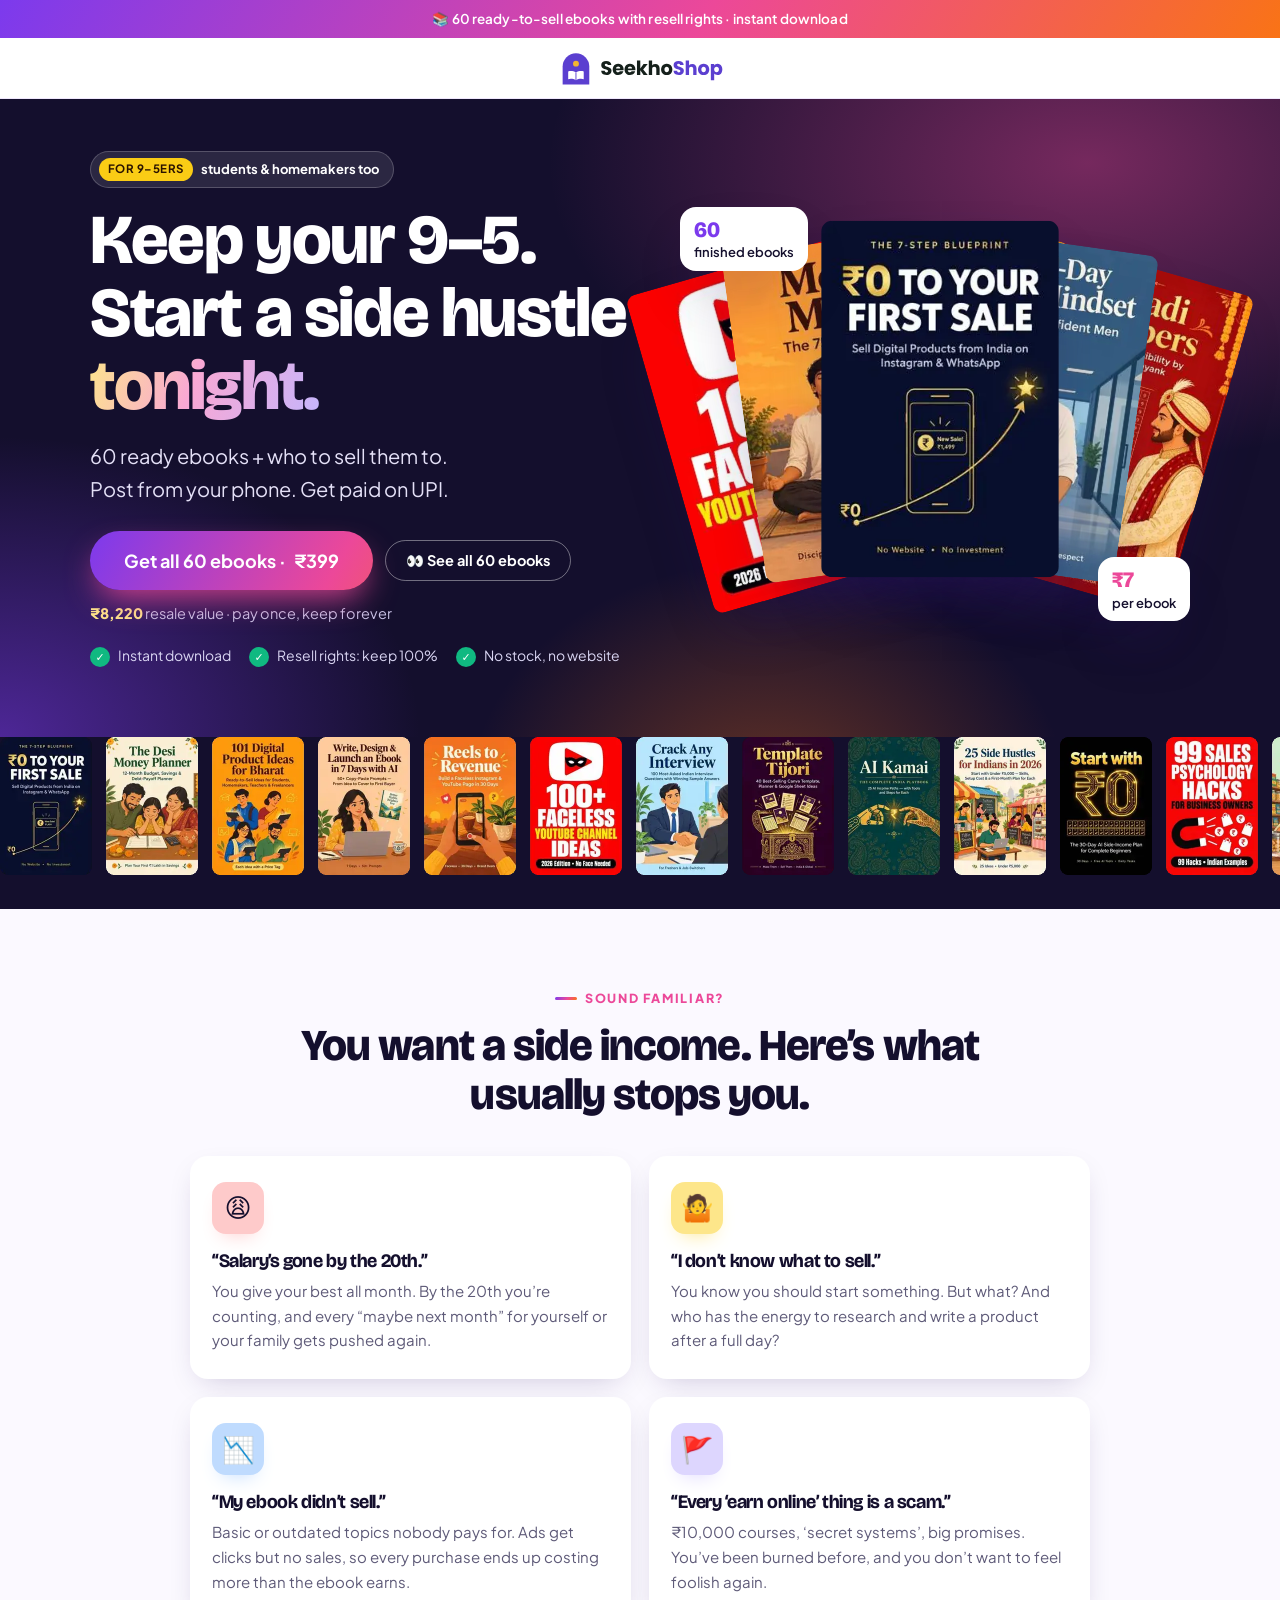
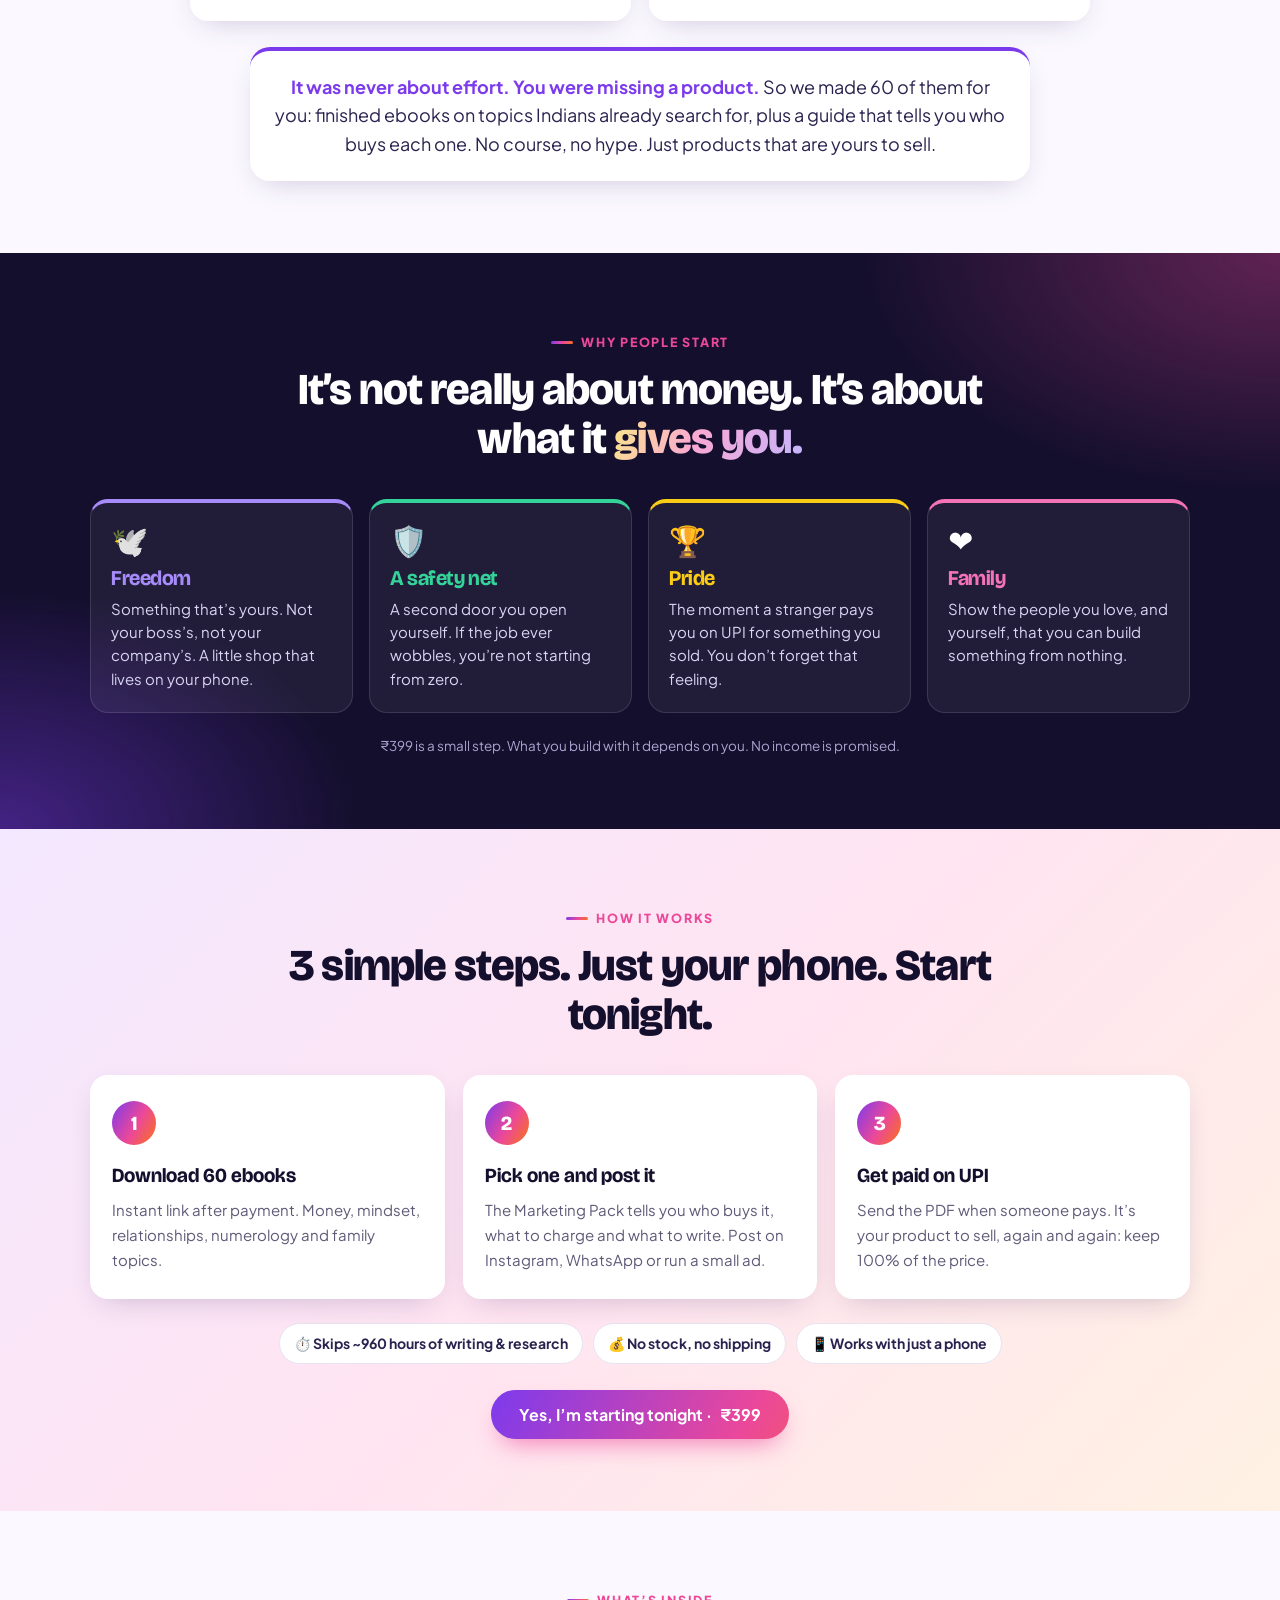
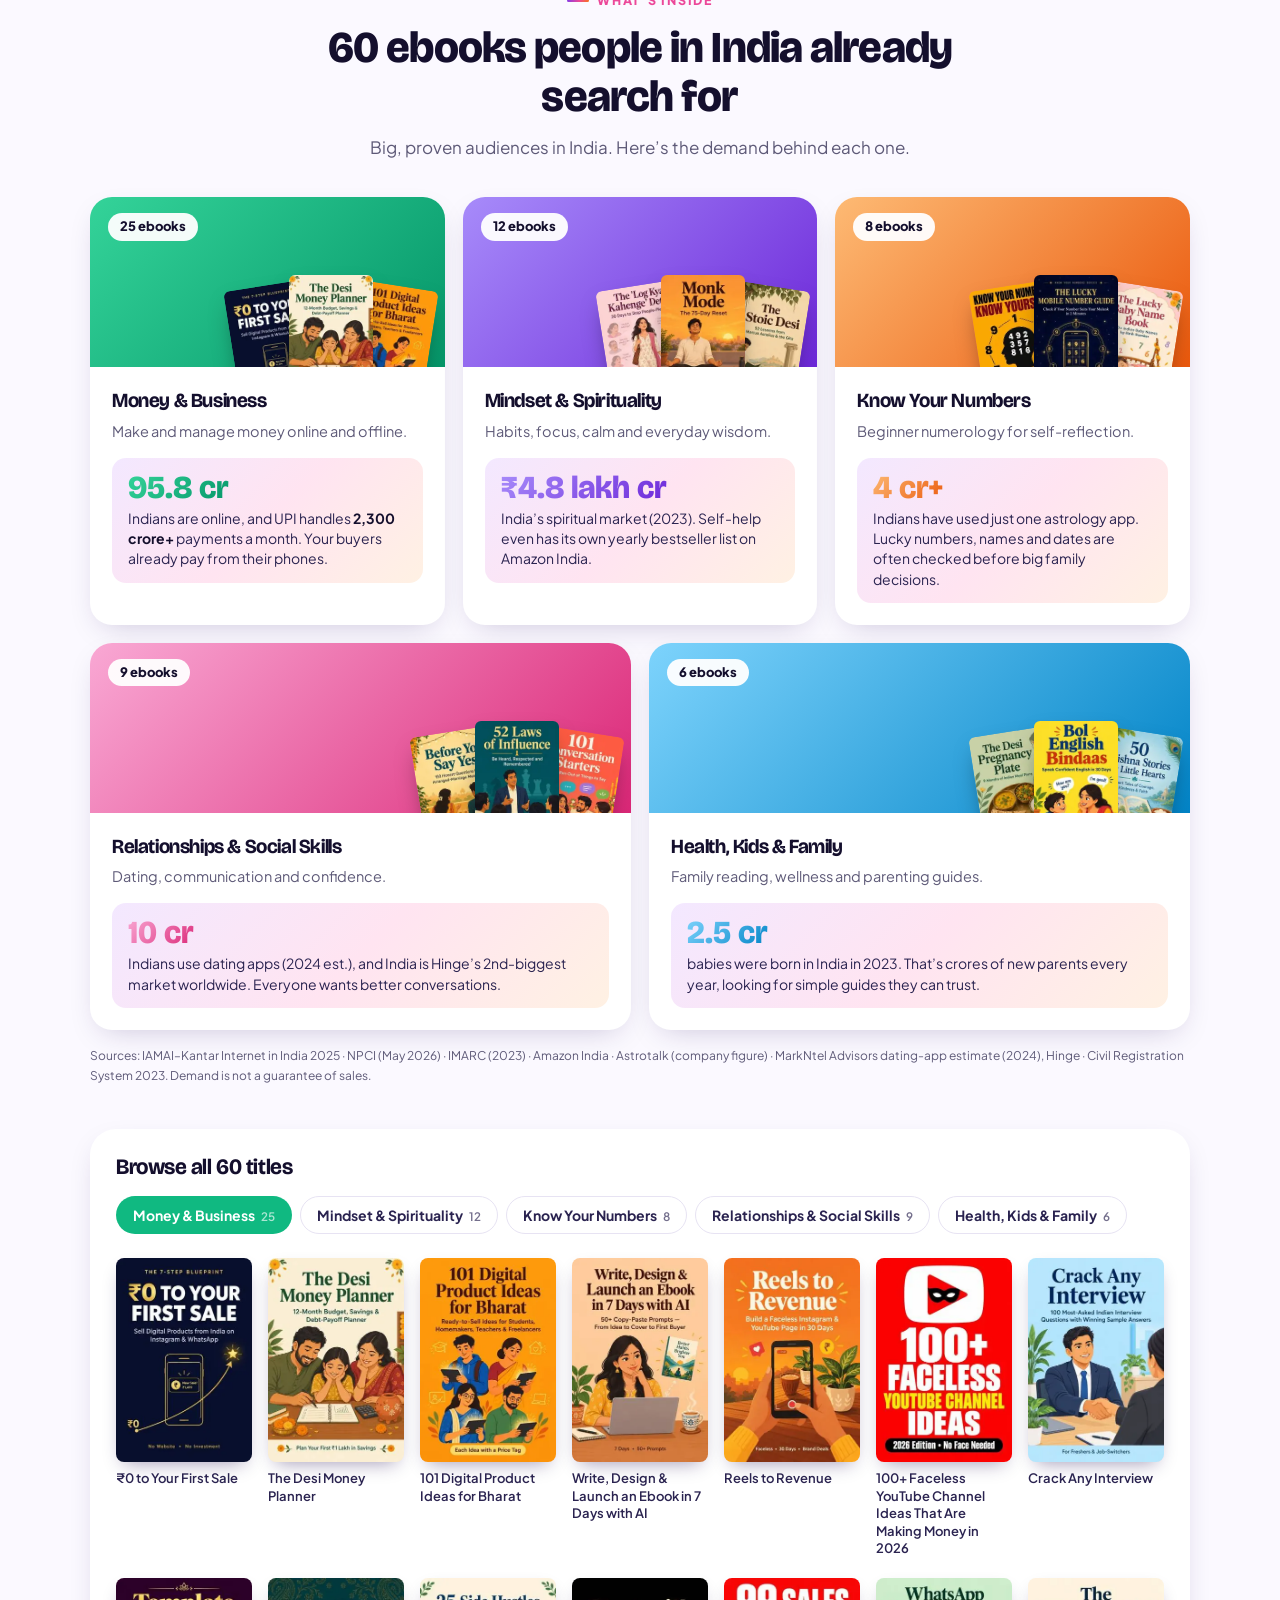
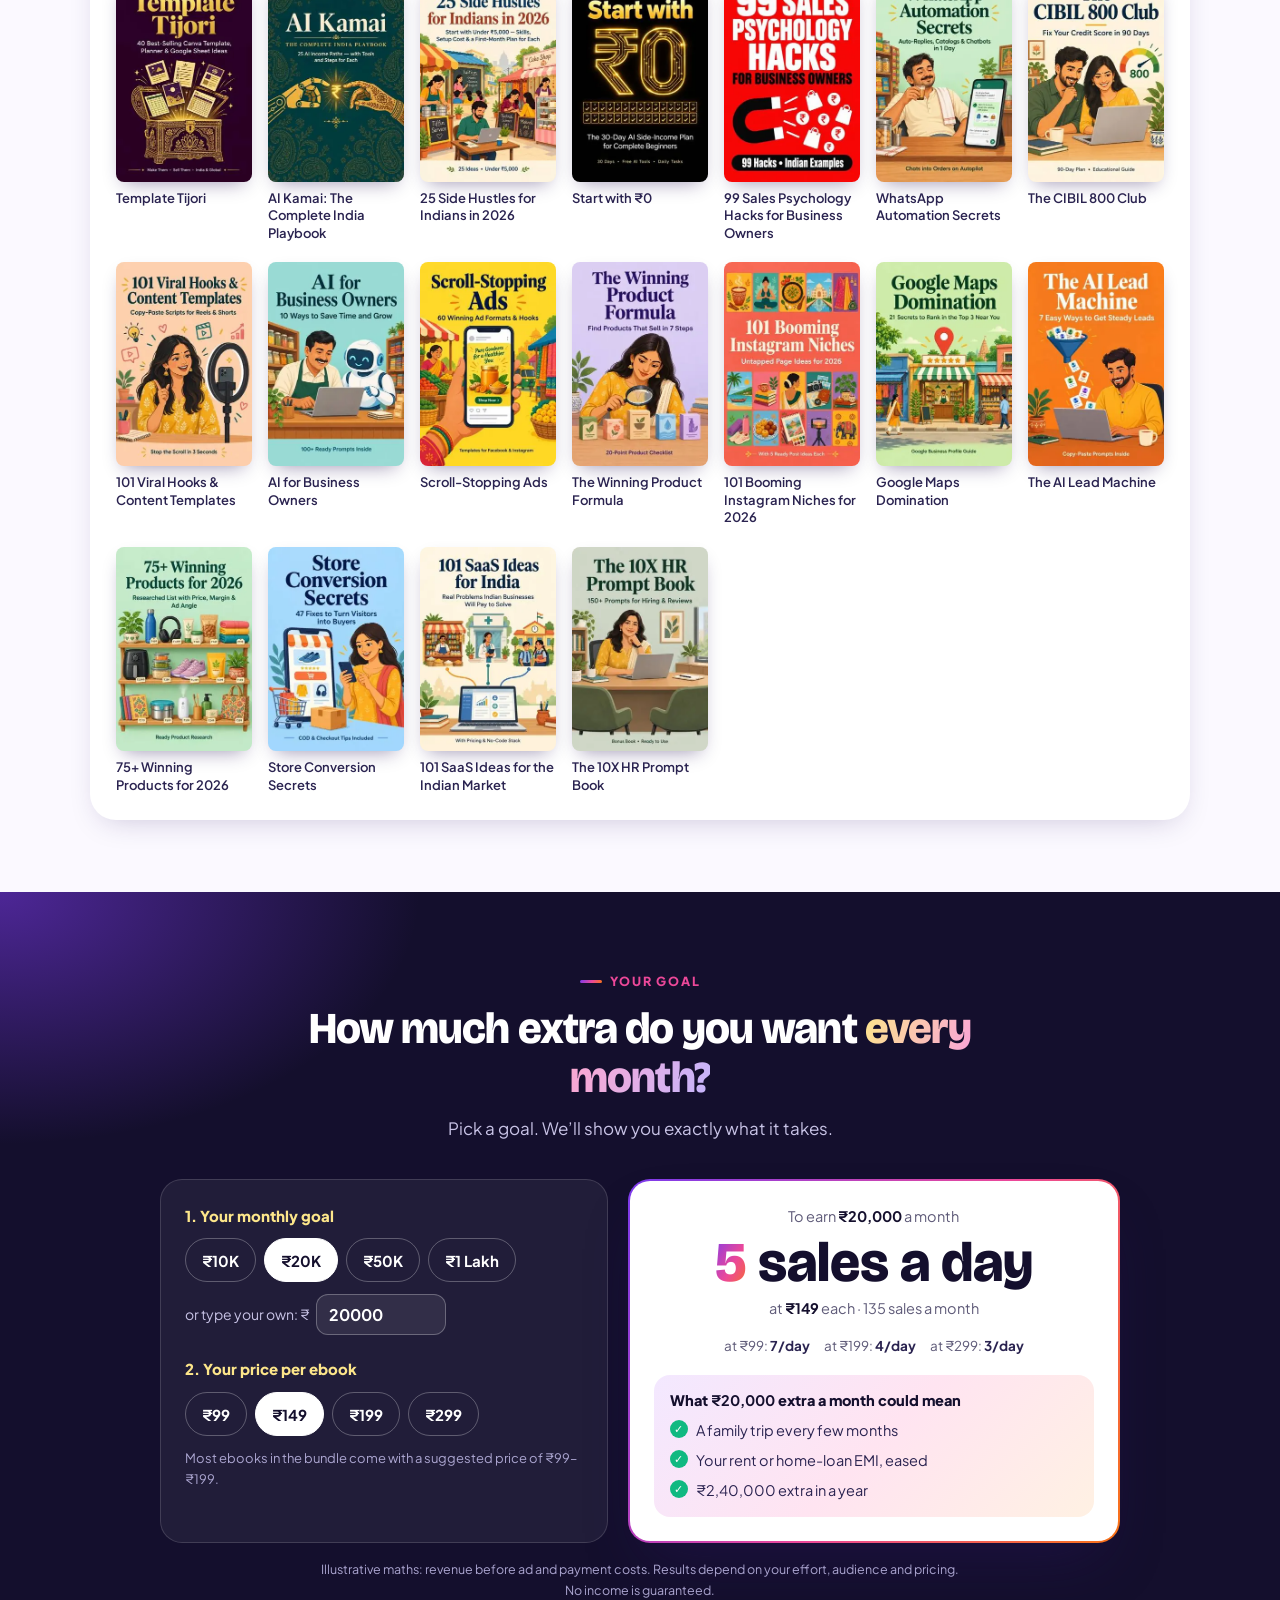
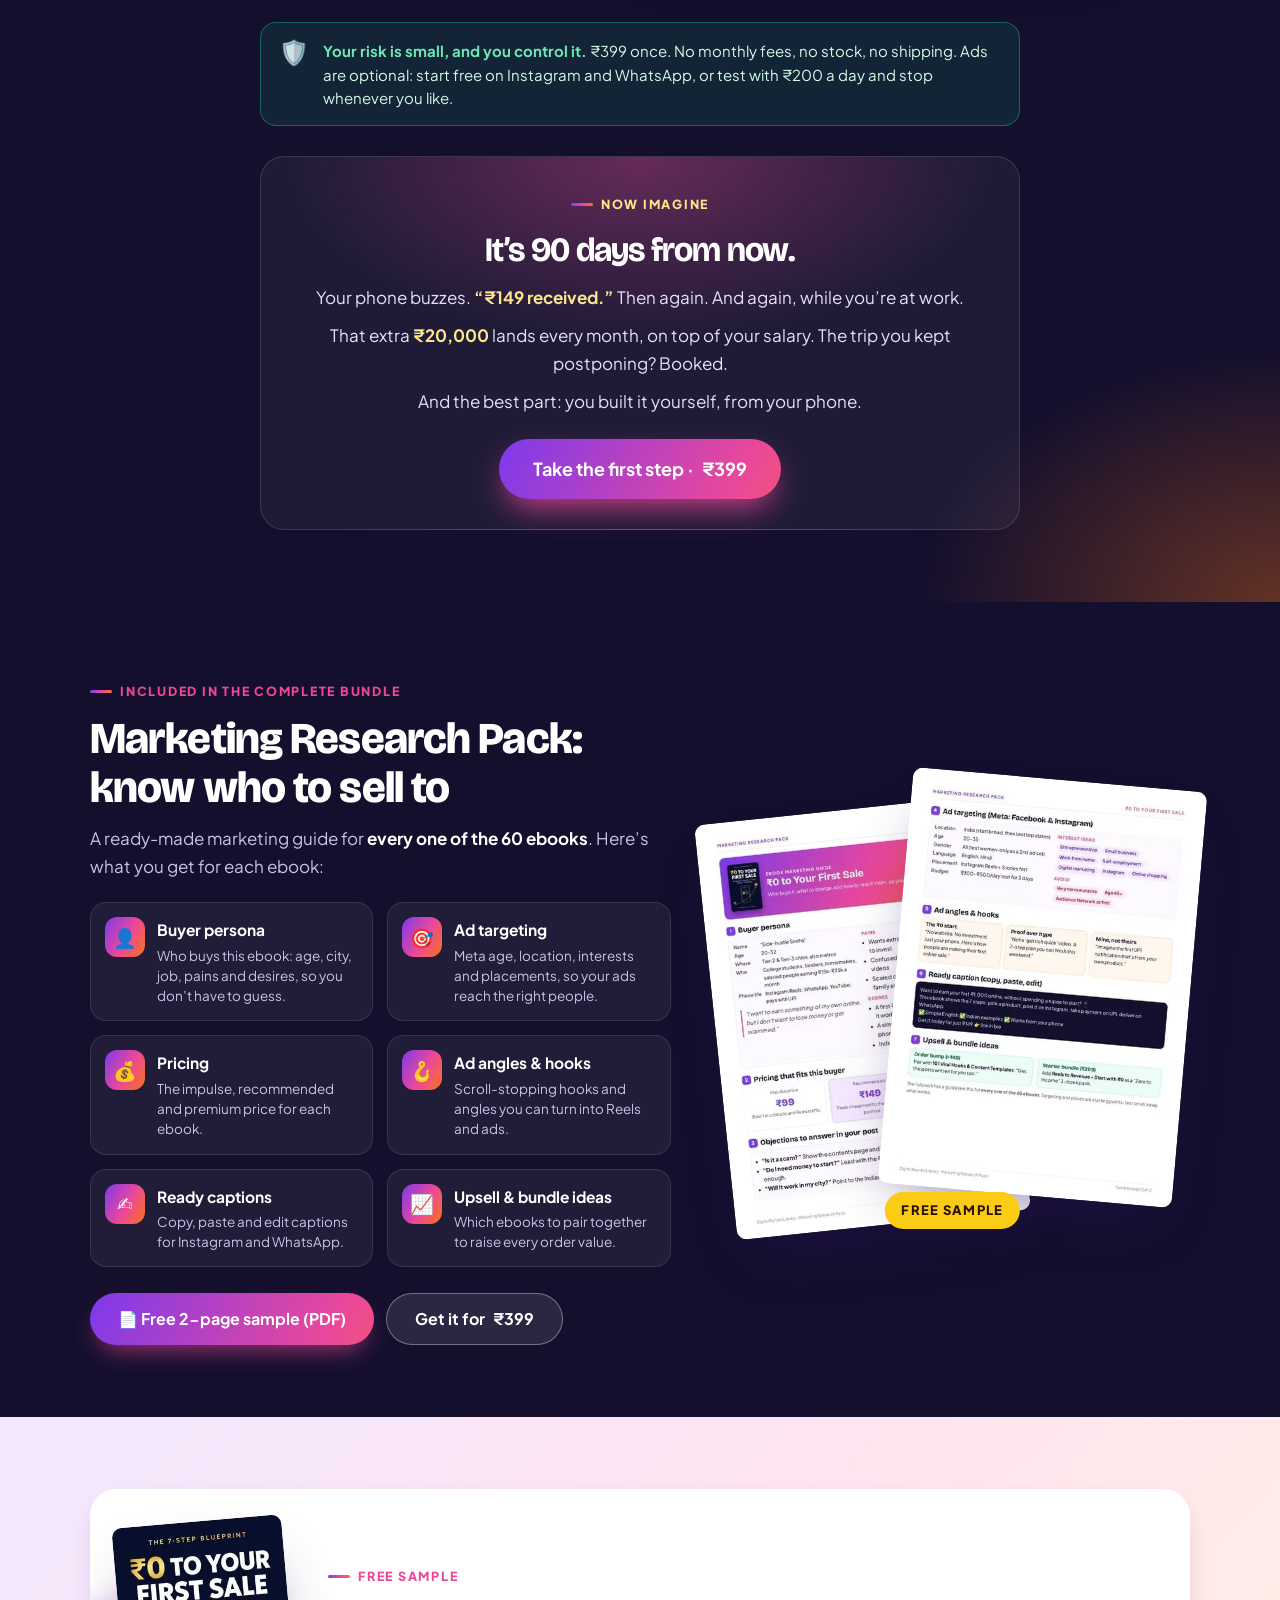
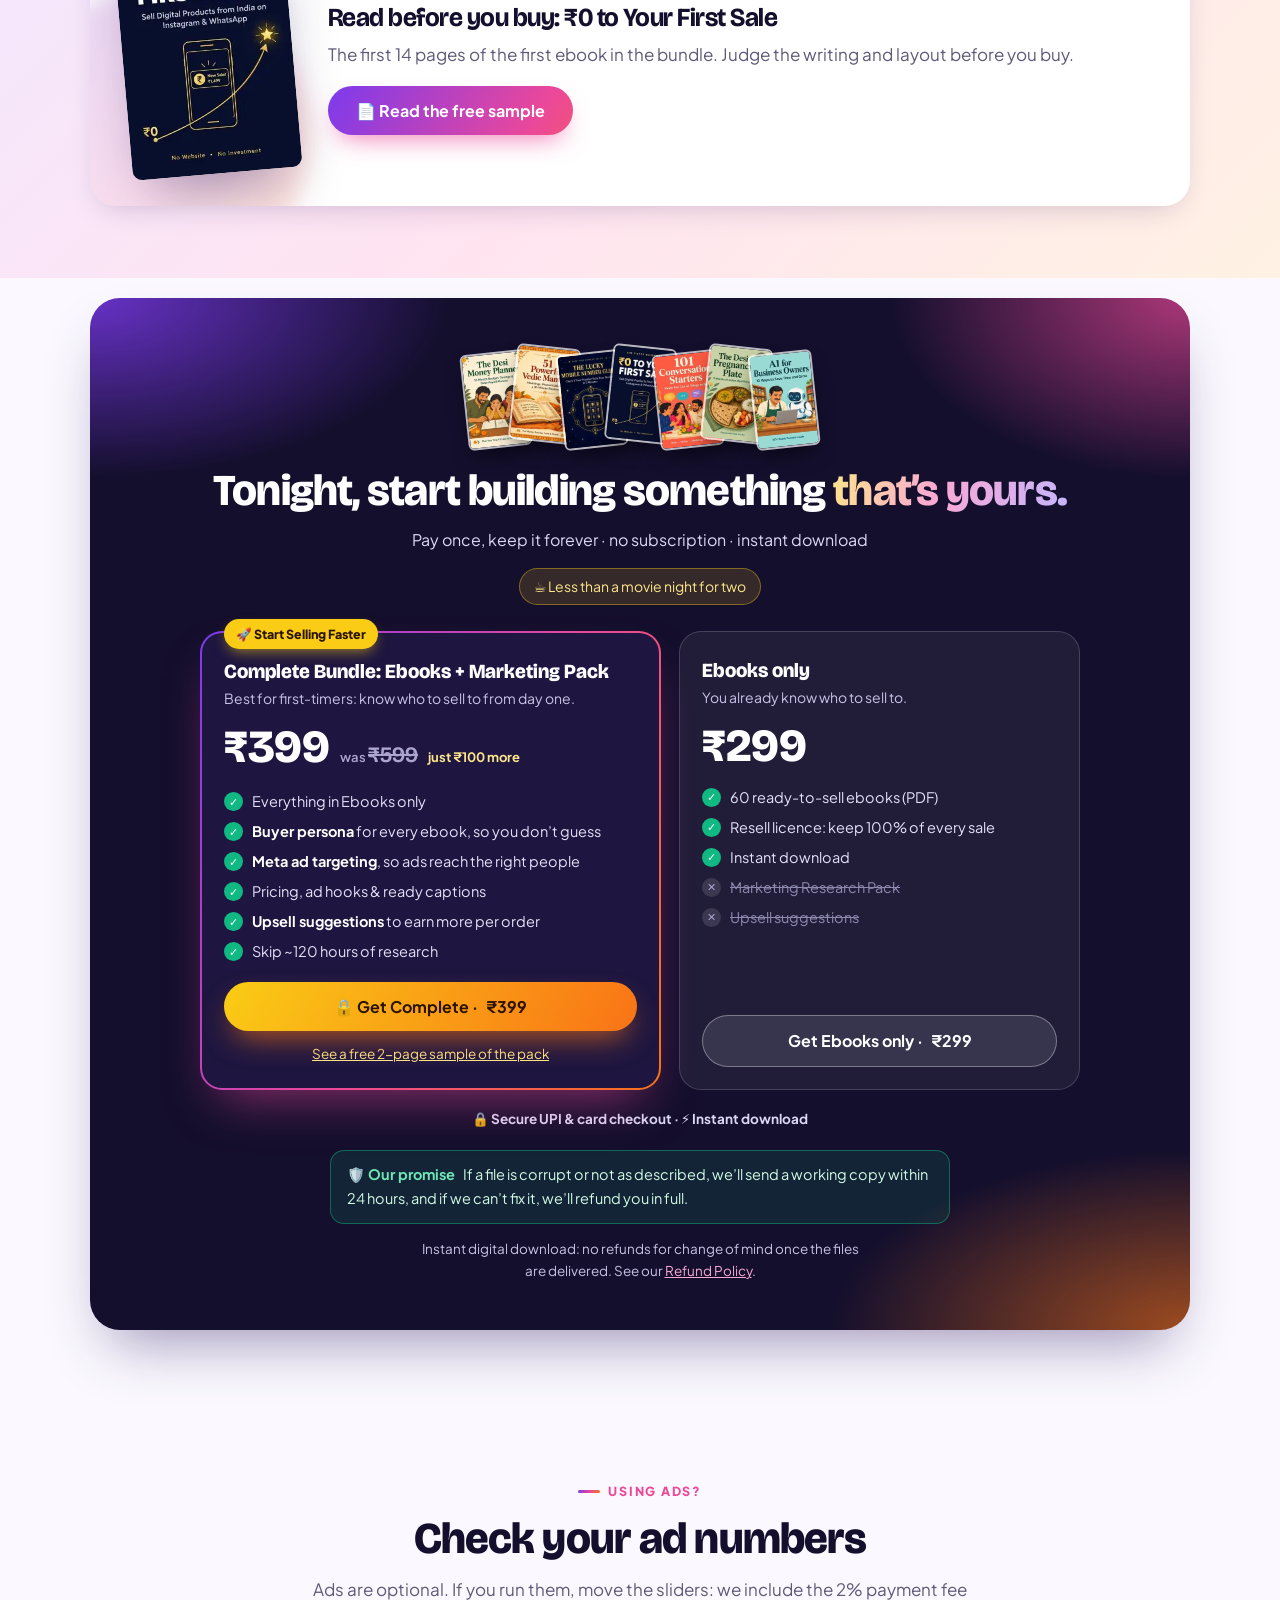
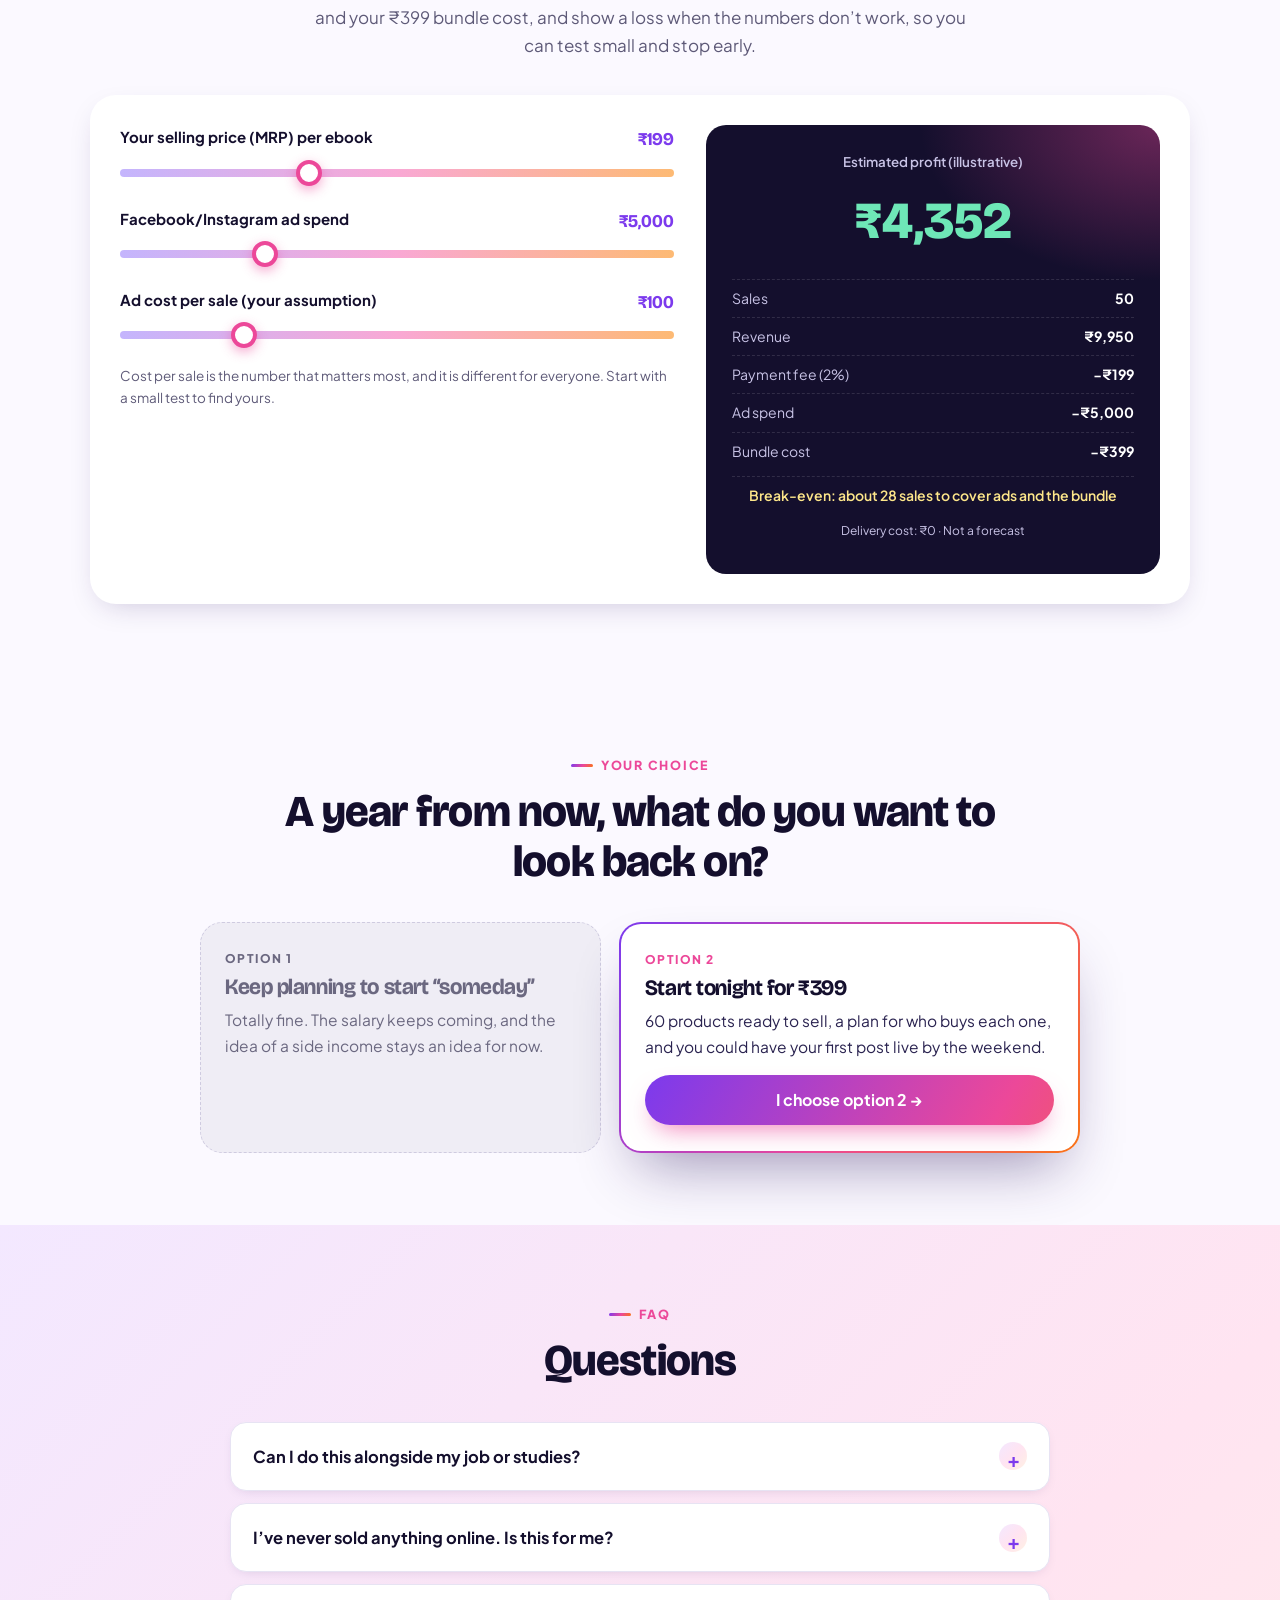
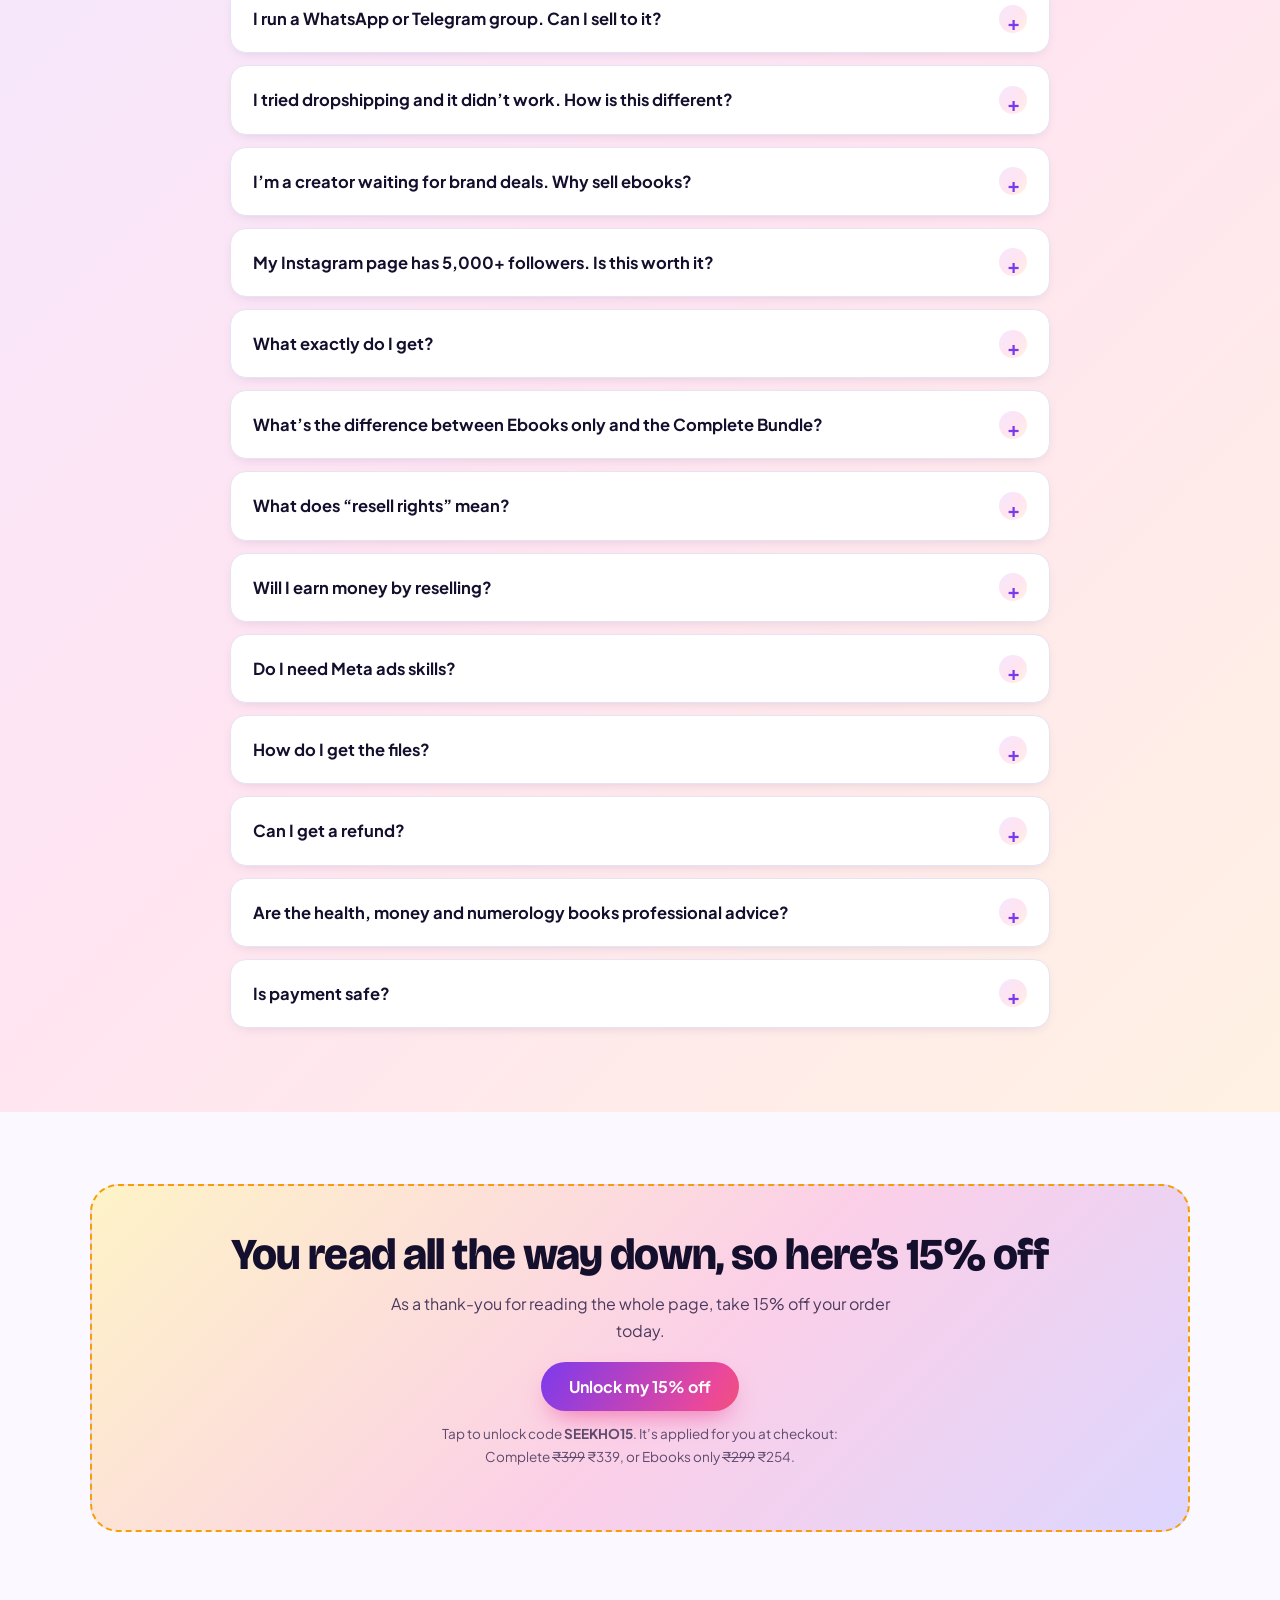
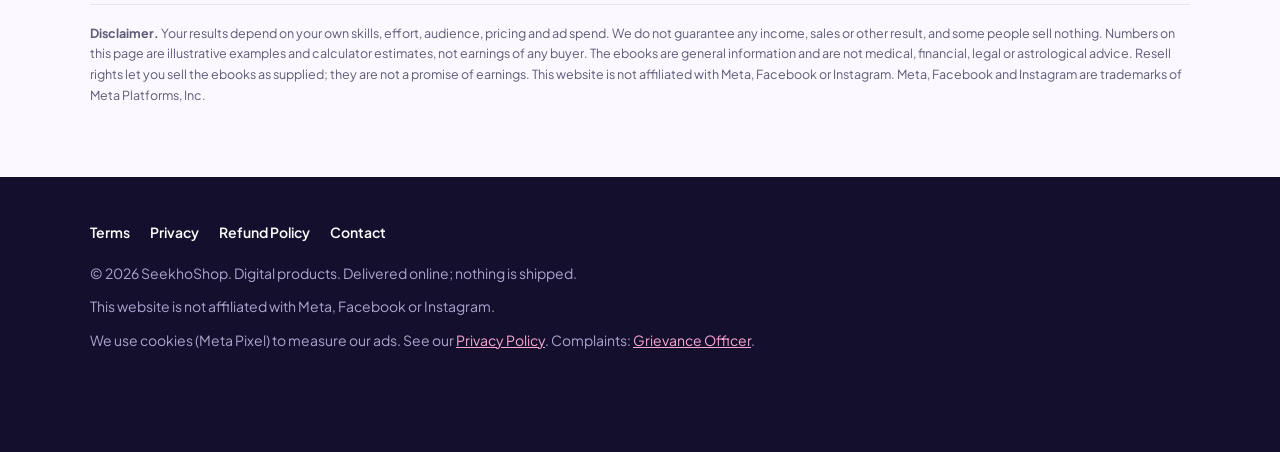
<file: index.html>
<!doctype html><html lang="en" class="no-js"><head><meta charset="utf-8"><meta name="viewport" content="width=device-width,initial-scale=1"><script>/* Diwali offer: ends 30 Nov 2026, 11:59 pm IST */if(Date.now()>Date.parse("2026-11-30T23:59:59+05:30"))document.documentElement.className+=" sale-over"</script>
<title>Start Your Side Hustle Tonight · 60 Ready-to-Sell Ebooks · SeekhoShop</title><meta name="description" content="Keep your 9–5 and start a side hustle tonight: 60 ready-to-sell ebooks with resell rights plus who to sell them to. One-time payment, instant download.">
<link rel="canonical" href="https://seekhoshop.com/"><meta property="og:type" content="website"><meta property="og:site_name" content="SeekhoShop"><meta property="og:title" content="60 Ready Ebooks to Sell in India · SeekhoShop"><meta property="og:description" content="Keep your 9–5 and start a side hustle tonight: 60 ready-to-sell ebooks with resell rights plus who to sell them to. One-time payment, instant download."><meta property="og:url" content="https://seekhoshop.com/"><meta property="og:image" content="https://seekhoshop.com/img/og-image.jpg"><meta property="og:image:width" content="1200"><meta property="og:image:height" content="628"><meta name="twitter:card" content="summary_large_image"><script type="application/ld+json">{"@context": "https://schema.org", "@type": "Product", "name": "60 Ready-to-Sell Ebooks with Resell Rights (2026 Edition)", "description": "60 finished ebooks for Indian buyers with resell rights, in 5 categories. Optional Complete Bundle adds a Marketing Research Pack for every ebook.", "image": "https://seekhoshop.com/img/og-image.jpg", "brand": {"@type": "Brand", "name": "SeekhoShop"}, "offers": [{"@type": "Offer", "name": "Ebooks only", "price": "99", "priceValidUntil": "2026-11-30", "priceCurrency": "INR", "availability": "https://schema.org/InStock", "url": "https://seekhoshop.com/#buy"}, {"@type": "Offer", "name": "Complete Bundle (Ebooks + Marketing Research Pack)", "price": "199", "priceValidUntil": "2026-11-30", "priceCurrency": "INR", "availability": "https://schema.org/InStock", "url": "https://seekhoshop.com/#buy"}]}</script><link rel="preconnect" href="https://connect.facebook.net"><link rel="dns-prefetch" href="https://connect.facebook.net"><link rel="preload" href="assets/fonts/bricolage-grotesque-600-800.woff2" as="font" type="font/woff2" crossorigin><link rel="preload" href="assets/fonts/plus-jakarta-sans-400-800.woff2" as="font" type="font/woff2" crossorigin>
<meta name="theme-color" content="#140F2D">
<link rel="preconnect" href="https://superprofile.bio"><link rel="dns-prefetch" href="https://superprofile.bio">
<style>@font-face{font-family:"Bricolage Grotesque";src:url(assets/fonts/bricolage-grotesque-600-800.woff2)format("woff2");font-weight:600 800;font-style:normal;font-display:swap}@font-face{font-family:"Plus Jakarta Sans";src:url(assets/fonts/plus-jakarta-sans-400-800.woff2)format("woff2");font-weight:400 800;font-style:normal;font-display:swap}:root{--ink:#140F2D;--ink2:#2A2350;--mut:#5E5A78;--line:#E7E3F3;--bg:#FBF9FF;--card:#fff;--violet:#7C3AED;--pink:#EC4899;--orange:#F97316;--yellow:#FACC15;--teal:#14B8A6;--sky:#0EA5E9;--green:#10B981;--red:#E11D48;--grad:linear-gradient(120deg,#7C3AED 0%,#EC4899 55%,#F97316 100%);--grad-soft:linear-gradient(135deg,#F3E8FF 0%,#FFE4F1 50%,#FFF1E3 100%);--r:18px;--shadow:0 10px 30px -12px rgba(40,20,90,.25);--shadow-lg:0 30px 60px -20px rgba(40,20,90,.45);--font:'Plus Jakarta Sans',system-ui,-apple-system,'Segoe UI',sans-serif;--display:'Bricolage Grotesque','Plus Jakarta Sans',system-ui,sans-serif}*{box-sizing:border-box}html{scroll-behavior:smooth;-webkit-text-size-adjust:100%}body{margin:0;font:16px/1.65 var(--font);color:var(--ink);background:var(--bg);overflow-x:hidden}img{max-width:100%;height:auto;display:block}h1{font-family:var(--display);line-height:1.12;margin:0;letter-spacing:-.02em}a{color:var(--violet)}.wrap{max-width:1140px;margin:0 auto;padding:0 20px}.note{font-size:13.5px;color:var(--mut)}.grad-text{background:var(--grad);-webkit-background-clip:text;background-clip:text;color:transparent}.bar{background:var(--grad);color:#fff;text-align:center;font-size:13.5px;font-weight:600;padding:8px 14px;letter-spacing:.01em}header.top{position:sticky;top:0;z-index:20;background:rgba(255,255,255,.97);border-bottom:1px solid rgba(124,58,237,.12)}header.top .wrap{display:flex;justify-content:space-between;align-items:center;gap:14px;min-height:64px}.logo{display:flex;align-items:center;gap:10px;font-family:var(--display);font-weight:800;font-size:18px;color:var(--ink);text-decoration:none;white-space:nowrap}.logo:before{content:"";width:34px;height:34px;border-radius:10px;background:var(--grad);box-shadow:0 6px 16px -6px rgba(236,72,153,.7);-webkit-mask:none;flex:none;background-image:url("data:image/svg+xml,%3Csvg xmlns='http://www.w3.org/2000/svg' viewBox='0 0 24 24' fill='none' stroke='white' stroke-width='2' stroke-linecap='round' stroke-linejoin='round'%3E%3Cpath d='M4 19.5A2.5 2.5 0 0 1 6.5 17H20V3H6.5A2.5 2.5 0 0 0 4 5.5z'/%3E%3Cpath d='M4 19.5A2.5 2.5 0 0 0 6.5 22H20v-5'/%3E%3C/svg%3E"),var(--grad);background-size:20px,cover;background-position:center;background-repeat:no-repeat}.btn{white-space:nowrap;display:inline-flex;align-items:center;justify-content:center;gap:8px;background:var(--grad);background-size:160% 100%;color:#fff;padding:15px 28px;border-radius:999px;font-weight:700;text-decoration:none;border:0;font:700 16px/1.2 var(--font);cursor:pointer;box-shadow:0 12px 26px -10px rgba(236,72,153,.75);transition:transform .2s,box-shadow .2s,background-position .4s}.btn:hover{transform:translateY(-2px);background-position:100%0;box-shadow:0 18px 32px -12px rgba(236,72,153,.85)}.btn:focus-visible{outline:3px solid var(--yellow);outline-offset:3px}.btn.sm{padding:10px 18px;font-size:14px}section{padding:72px 0;position:relative}.head{max-width:720px;margin:0 0 36px}.hero{padding:64px 0 90px;background:radial-gradient(900px 500px at 85% 10%,rgba(236,72,153,.45),transparent 60%),radial-gradient(700px 500px at 0% 100%,rgba(124,58,237,.55),transparent 60%),radial-gradient(500px 400px at 60% 110%,rgba(249,115,22,.35),transparent 60%),var(--ink);color:#fff;overflow:hidden}.hero .wrap{display:grid;grid-template-columns:1.05fr .95fr;gap:48px;align-items:center}.pill{display:inline-flex;align-items:center;gap:8px;background:rgba(255,255,255,.1);border:1px solid rgba(255,255,255,.2);color:#fff;border-radius:99px;padding:6px 14px 6px 8px;font-size:13px;font-weight:700}.pill i{font-style:normal;background:var(--yellow);color:#2a1300;border-radius:99px;padding:2px 9px;font-size:11.5px;letter-spacing:.04em}.hero h1{font-size:clamp(36px,6vw,64px);font-weight:800;margin:18px 0 18px}.hero h1 .grad-text{background-image:linear-gradient(110deg,#fde68a,#f9a8d4 45%,#c4b5fd)}.lede{font-size:18.5px;color:#d9d5f2;max-width:32em;margin:0}.cta-row{display:flex;flex-wrap:wrap;gap:12px}.chips{display:flex;flex-wrap:wrap;gap:8px 18px;margin:22px 0 0;padding:0;list-style:none;font-size:14px;color:#d9d5f2}.chips li:before{content:"✓";display:inline-grid;place-items:center;width:20px;height:20px;border-radius:50%;background:var(--green);color:#fff;font-size:11px;font-weight:800;margin-right:8px}.hero .note{color:#aba5d0;margin-top:16px}.hero .note a{color:#f9a8d4}.fan{position:relative;height:460px;perspective:1200px}.fan img{position:absolute;width:44%;aspect-ratio:2/3;object-fit:cover;border-radius:10px;box-shadow:var(--shadow-lg);left:28%;top:12%;transition:transform .5s}.fan img:nth-child(1){transform:translateX(-78%) rotate(-16deg) translateY(28px);z-index:1}.fan img:nth-child(2){transform:translateX(-40%) rotate(-8deg) translateY(6px);z-index:2}.fan img:nth-child(3){transform:scale(1.08);z-index:5}.fan img:nth-child(4){transform:translateX(40%) rotate(8deg) translateY(6px);z-index:2}.fan img:nth-child(5){transform:translateX(78%) rotate(16deg) translateY(28px);z-index:1}.fan:hover img:nth-child(1){transform:translateX(-92%) rotate(-20deg) translateY(30px)}.fan:hover img:nth-child(5){transform:translateX(92%) rotate(20deg) translateY(30px)}.badge{position:absolute;z-index:6;background:#fff;color:var(--ink);border-radius:16px;padding:10px 14px;box-shadow:var(--shadow-lg);font-size:13px;font-weight:600;line-height:1.25;animation:float 5s ease-in-out infinite}.badge b{display:block;font-family:var(--display);font-size:22px;font-weight:800}.badge.b1{left:-2%;top:6%}.badge.b1 b{color:var(--violet)}.badge.b2{right:0;bottom:4%;animation-delay:-2.5s}.badge.b2 b{color:var(--pink)}@keyframes float{50%{transform:translateY(-10px)}}.marquee{background:var(--ink);padding:0 0 56px;overflow:hidden;display:grid;gap:14px}.marquee .row{display:flex;gap:14px;width:max-content;animation:scroll 60s linear infinite}.marquee img{width:120px;aspect-ratio:2/3;object-fit:cover;border-radius:8px;box-shadow:0 10px 20px -8px rgba(0,0,0,.6)}.marquee:hover .row{animation-play-state:paused}@keyframes scroll{to{transform:translateX(-50%)}}.tab[aria-selected=true]{background:var(--c);border-color:transparent;color:#fff}.buy{border-radius:30px;padding:48px 40px;text-align:center;color:#fff;background:radial-gradient(600px 300px at 0 0,rgba(124,58,237,.8),transparent 60%),radial-gradient(600px 300px at 100% 100%,rgba(249,115,22,.6),transparent 60%),radial-gradient(500px 300px at 100%0,rgba(236,72,153,.7),transparent 60%),var(--ink);box-shadow:var(--shadow-lg);position:relative;overflow:hidden}.buy p{color:#dcd7f5}.buy .note{color:#c8c3e6;margin:14px auto 0;max-width:34em}.faq details{background:#fff;border-radius:16px;padding:2px 22px;margin-bottom:12px;box-shadow:0 4px 14px -8px rgba(40,20,90,.25);border:1px solid var(--line)}.faq summary{cursor:pointer;font-weight:700;padding:18px 34px 18px 0;list-style:none;position:relative;font-size:16.5px}.faq summary::-webkit-details-marker{display:none}.faq summary:after{content:"+";position:absolute;right:0;top:50%;transform:translateY(-50%);width:28px;height:28px;border-radius:50%;background:var(--grad-soft);color:var(--violet);display:grid;place-items:center;font-size:20px;font-weight:700;transition:transform .25s}.faq details[open] summary:after{transform:translateY(-50%) rotate(45deg)}.faq details[open]{border-color:#ddd0fb}.sticky{position:fixed;left:12px;right:12px;bottom:12px;background:rgba(20,15,45,.97);color:#fff;border-radius:18px;padding:10px 10px 10px 18px;display:none;justify-content:space-between;align-items:center;gap:10px;z-index:30;box-shadow:var(--shadow-lg);transition:transform .3s}.sticky b{font-family:var(--display);font-size:22px}.sticky .note{color:#c8c3e6}.sticky.hide{transform:translateY(140%)}@media (prefers-reduced-motion:reduce){*{animation:none!important;transition:none!important;scroll-behavior:auto!important}}@media (max-width:960px){.hero .wrap{grid-template-columns:1fr;gap:20px}.fan{height:360px;max-width:460px;width:100%;margin:0 auto}}@media (max-width:760px){section{padding:56px 0}.wrap{padding:0 16px}.hero{padding:40px 0 80px}.lede{font-size:17px}.cta-row .btn{flex:1 1 100%}.fan{height:300px}.badge{font-size:12px;padding:8px 11px}.badge b{font-size:18px}.marquee img{width:92px}.buy{padding:36px 18px;border-radius:24px}.sticky{display:flex}.logo{font-size:16px}.logo:before{width:30px;height:30px}header.top .btn.sm{padding:9px 13px;font-size:12.5px}}@media (max-width:400px){.logo{font-size:14.5px;gap:8px}}.lede b{color:#fff}.pricebox .now [data-was]{font-size:26px;margin-right:10px;vertical-align:middle;color:#c8c3e6;text-decoration-thickness:2px}[data-was][hidden]{display:none}.sale-over [data-sale],html:not(.sale-over) [data-nosale]{display:none!important}.btn s,.sticky s{opacity:.7;font-weight:600}.bar s{opacity:.8}.logo.logo-img:before{display:none;content:none}.logo.logo-img img{display:block;height:54px;width:auto}@media (max-width:480px){.logo.logo-img img{height:46px}}@media (max-width:420px){.btn{white-space:normal;text-align:center;line-height:1.3}}.hero2{padding:52px 0 70px}.hero2 h1{font-size:clamp(38px,6.4vw,70px);line-height:1.04;margin:16px 0 16px}.hero2 .lede{font-size:clamp(17px,2vw,20px);max-width:30em;color:#e4e0f7}.hero2 .cta-row{margin-top:26px}.btn.big{padding:19px 34px;font-size:18px}.hero-sub{margin:12px 0 0;font-size:14.5px;color:#c8c3e6}.hero-sub a{color:#fde68a}.hero2 .chips{margin-top:18px}.marquee.slim{padding:0 0 34px}.marquee.slim .row{animation-duration:45s}.marquee.slim img{width:92px}@media (max-width:760px){.hero2{padding:34px 0 56px}.hero2 .fan{height:280px}.btn.big{padding:17px 22px;font-size:17px;width:100%}}.head{text-align:center;margin-left:auto;margin-right:auto}.hero2 .chips li{white-space:nowrap}@media (max-width:760px){.hero2 .cta-row+.hero-sub{text-align:center}}.hero-sub .rv{color:#fde68a;font-weight:800}.hero-sub .alt{font-size:13px;opacity:.85}@media (max-width:760px){.hero2 .wrap>div:first-child{text-align:center}.hero2 .lede{margin-left:auto;margin-right:auto;max-width:22em}.hero2 .chips{justify-content:center}}.marquee.slim .row{gap:0}.marquee img.strip{width:1696px;height:138px;max-width:none;aspect-ratio:auto;border-radius:0;box-shadow:none}header.top.centered .wrap{justify-content:center;min-height:60px}.btn.shine{position:relative;overflow:hidden;isolation:isolate}.btn.shine:after{content:"";position:absolute;top:-20%;bottom:-20%;left:0;width:45%;z-index:-1;pointer-events:none;background:linear-gradient(100deg,transparent 0,rgba(255,255,255,.08) 25%,rgba(255,255,255,.65) 50%,rgba(255,255,255,.08) 75%,transparent 100%);transform:translateX(-140%) skewX(-20deg);animation:shine 3.2s ease-in-out infinite;will-change:transform}@keyframes shine{0%{transform:translateX(-140%) skewX(-20deg)}55%,to{transform:translateX(330%) skewX(-20deg)}}.btn.shine.big{box-shadow:0 14px 32px -8px rgba(236,72,153,.9)}.hero-ctas{align-items:center}.btn.lite{background:0 0;border:1.5px solid rgba(255,255,255,.4);box-shadow:none;color:#fff;padding:11px 20px;font-size:14.5px;font-weight:700}.btn.lite:hover{background:rgba(255,255,255,.1);transform:translateY(-1px)}.hero2 .lede b{color:#fde68a}@media (max-width:760px){.hero-ctas{flex-direction:column;gap:12px}.hero-ctas .btn{flex:0 0 auto}.hero-ctas .btn.big{width:100%}.sticky .btn.sm{padding:11px 16px;font-size:14.5px}}.sticky .btn{white-space:nowrap}.sticky>div{white-space:nowrap}.fan img{height:auto}</style><link rel="stylesheet" href="assets/home.css?v=1" media="print" onload="this.media='all'"><noscript><link rel="stylesheet" href="assets/home.css?v=1"></noscript>
<script>document.documentElement.classList.remove('no-js')</script>
<!-- Meta Pixel Code -->
<script>
!function(f,b,e,v,n,t,s)
{if(f.fbq)return;n=f.fbq=function(){n.callMethod?
n.callMethod.apply(n,arguments):n.queue.push(arguments)};
if(!f._fbq)f._fbq=n;n.push=n;n.loaded=!0;n.version='2.0';
n.queue=[];t=b.createElement(e);t.async=!0;
t.src=v;s=b.getElementsByTagName(e)[0];
s.parentNode.insertBefore(t,s)}(window, document,'script',
'https://connect.facebook.net/en_US/fbevents.js');
fbq('init', '2120747508548541');
fbq('track', 'PageView');
fbq('track', 'ViewContent', {content_ids: ['seekho-ebooks-60', 'seekho-complete-bundle'], content_type: 'product', content_name: 'SeekhoShop 60 ebooks with resell rights', value: (/sale-over/.test(document.documentElement.className)?399:199), currency: 'INR'});
</script>
<noscript><img height="1" width="1" style="display:none" src="https://www.facebook.com/tr?id=2120747508548541&ev=PageView&noscript=1"/></noscript>
<!-- End Meta Pixel Code -->
<link rel="icon" href="favicon.ico" sizes="any"><link rel="icon" type="image/svg+xml" href="img/app-icon.svg"><link rel="apple-touch-icon" href="img/apple-touch-icon.png"></head><body>
<div class="bar" data-sale>🪔 Diwali offer, extended: Complete <s>₹399</s> ₹199 · Ebooks <s>₹299</s> ₹99 · ends 30 Nov<span data-cd></span></div><div class="bar" data-nosale>📚 60 ready-to-sell ebooks with resell rights · instant download</div>
<header class="top centered"><div class="wrap"><a class="logo logo-img" href="index.html" aria-label="SeekhoShop"><img src="img/seekhoshop-logo.svg" alt="SeekhoShop" width="150" height="44"></a></div></header>
<section class="hero hero2"><div class="wrap"><div>
<span class="pill"><i>FOR 9–5ERS</i> students &amp; homemakers too</span>
<h1>Keep your 9–5.<br>Start a side hustle <span class="grad-text">tonight.</span></h1>
<p class="lede">60 ready ebooks + who to sell them to.<br>Post from your phone. Get paid on UPI.</p>
<div class="cta-row hero-ctas"><a class="btn buy-btn big shine" href="#buy" data-track="Hero_GetAll">Get all 60 ebooks · <s data-was="complete">₹399</s> <span data-price="complete">₹199</span></a><a class="btn lite" href="#categories" data-browse data-track="Hero_SeeAll">👀 See all 60 ebooks</a></div>
<p class="hero-sub"><b class="rv">₹8,220</b> resale value · pay once, keep forever</p>
<ul class="chips"><li>Instant download</li><li>Resell rights: keep 100%</li><li>No stock, no website</li></ul>

</div>
<div class="fan"><img src="img/n07.webp" alt="" width="300" height="447" decoding="async"><img src="img/b16.webp" alt="" width="300" height="447" decoding="async"><img src="img/b03.webp" alt="" width="300" height="447" decoding="async" fetchpriority="high"><img src="img/n24.webp" alt="" width="300" height="447" decoding="async"><img src="img/k02.webp" alt="" width="300" height="447" decoding="async"><div class="badge b1"><b>60</b>finished ebooks</div><div class="badge b2"><b><span data-sale>₹3.3</span><span data-nosale>₹7</span></b>per ebook</div></div>
</div></section>
<div class="marquee slim" aria-hidden="true"><div class="row"><img class="strip" src="img/cover-strip.webp" alt="" width="1696" height="138" decoding="async"><img class="strip" src="img/cover-strip.webp" alt="" width="1696" height="138" decoding="async"></div></div>
<section class="pain"><div class="wrap"><div class="head center"><span class="kicker">Sound familiar?</span><h2>You want a side income. Here’s what usually stops you.</h2></div>
<div class="cards pains">
<div class="rcard" style="--c:#FECACA"><div class="ic">😩</div><h3>“Salary’s gone by the 20th.”</h3><p>You give your best all month. By the 20th you’re counting, and every “maybe next month” for yourself or your family gets pushed again.</p></div>
<div class="rcard" style="--c:#FDE68A"><div class="ic">🤷</div><h3>“I don’t know what to sell.”</h3><p>You know you should start something. But what? And who has the energy to research and write a product after a full day?</p></div>
<div class="rcard" style="--c:#BFDBFE"><div class="ic">📉</div><h3>“My ebook didn’t sell.”</h3><p>Basic or outdated topics nobody pays for. Ads get clicks but no sales, so every purchase ends up costing more than the ebook earns.</p></div><div class="rcard" style="--c:#DDD6FE"><div class="ic">🚩</div><h3>“Every ‘earn online’ thing is a scam.”</h3><p>₹10,000 courses, ‘secret systems’, big promises. You’ve been burned before, and you don’t want to feel foolish again.</p></div>
</div>
<div class="bridge"><b>It was never about effort. You were missing a product.</b> So we made 60 of them for you: finished ebooks on topics Indians already search for, plus a guide that tells you who buys each one. No course, no hype. Just products that are yours to sell.</div>
</div></section>
<section class="dream"><div class="wrap"><div class="head center"><span class="kicker">Why people start</span><h2>It’s not really about money. It’s about what it <span class="grad-text">gives you.</span></h2></div>
<div class="dreams">
<div class="dcard" style="--c:#A78BFA"><div class="de">🕊️</div><h3>Freedom</h3><p>Something that’s yours. Not your boss’s, not your company’s. A little shop that lives on your phone.</p></div>
<div class="dcard" style="--c:#34D399"><div class="de">🛡️</div><h3>A safety net</h3><p>A second door you open yourself. If the job ever wobbles, you’re not starting from zero.</p></div>
<div class="dcard" style="--c:#FACC15"><div class="de">🏆</div><h3>Pride</h3><p>The moment a stranger pays you on UPI for something you sold. You don’t forget that feeling.</p></div>
<div class="dcard" style="--c:#F472B6"><div class="de">❤️</div><h3>Family</h3><p>Show the people you love, and yourself, that you can build something from nothing.</p></div>
</div>
<p class="dream-note"><span data-price="complete">₹199</span> is a small step. What you build with it depends on you. No income is promised.</p>
</div></section>
<section id="how" class="tint"><div class="wrap"><div class="head center"><span class="kicker">How it works</span><h2>3 simple steps. Just your phone. Start tonight.</h2></div>
<ol class="steps3">
<li><span>1</span><b>Download 60 ebooks</b><p>Instant link after payment. Money, mindset, relationships, numerology and family topics.</p></li>
<li><span>2</span><b>Pick one and post it</b><p>The Marketing Pack tells you who buys it, what to charge and what to write. Post on Instagram, WhatsApp or run a small ad.</p></li>
<li><span>3</span><b>Get paid on UPI</b><p>Send the PDF when someone pays. It’s your product to sell, again and again: keep 100% of the price.</p></li>
</ol>
<div class="trustline"><span>⏱️ Skips ~960 hours of writing &amp; research</span><span>💰 No stock, no shipping</span><span>📱 Works with just a phone</span></div>
<div class="center-cta"><a class="btn buy-btn" href="#buy" data-track="How_Start">Yes, I’m starting tonight · <span data-price="complete">₹399</span></a></div>
</div></section>
<section id="categories"><div class="wrap"><div class="head"><span class="kicker">What’s inside</span><h2>60 ebooks people in India already search for</h2><p class="sub">Big, proven audiences in India. Here’s the demand behind each one.</p></div>
<div class="catgrid"><article class="catcard" style="--c:linear-gradient(135deg,#34D399,#059669)"><div class="top"><span class="n">25 ebooks</span><div class="covers"><img src="img/t/b03.webp" alt="" width="184" height="274" loading="lazy" decoding="async"><img src="img/t/b04.webp" alt="" width="184" height="274" loading="lazy" decoding="async"><img src="img/t/b06.webp" alt="" width="184" height="274" loading="lazy" decoding="async"></div></div><div class="body"><h3>Money &amp; Business</h3><p>Make and manage money online and offline.</p><div class="cstat"><b>95.8 cr</b><span>Indians are online, and UPI handles <b>2,300 crore+</b> payments a month. Your buyers already pay from their phones.</span></div></div></article><article class="catcard" style="--c:linear-gradient(135deg,#A78BFA,#6D28D9)"><div class="top"><span class="n">12 ebooks</span><div class="covers"><img src="img/t/b02.webp" alt="" width="184" height="274" loading="lazy" decoding="async"><img src="img/t/b16.webp" alt="" width="184" height="274" loading="lazy" decoding="async"><img src="img/t/b27.webp" alt="" width="184" height="274" loading="lazy" decoding="async"></div></div><div class="body"><h3>Mindset &amp; Spirituality</h3><p>Habits, focus, calm and everyday wisdom.</p><div class="cstat"><b>₹4.8 lakh cr</b><span>India’s spiritual market (2023). Self-help even has its own yearly bestseller list on Amazon India.</span></div></div></article><article class="catcard" style="--c:linear-gradient(135deg,#FDBA74,#EA580C)"><div class="top"><span class="n">8 ebooks</span><div class="covers"><img src="img/t/m01.webp" alt="" width="184" height="274" loading="lazy" decoding="async"><img src="img/t/k05.webp" alt="" width="184" height="274" loading="lazy" decoding="async"><img src="img/t/k01.webp" alt="" width="184" height="274" loading="lazy" decoding="async"></div></div><div class="body"><h3>Know Your Numbers</h3><p>Beginner numerology for self-reflection.</p><div class="cstat"><b>4 cr+</b><span>Indians have used just one astrology app. Lucky numbers, names and dates are often checked before big family decisions.</span></div></div></article><article class="catcard" style="--c:linear-gradient(135deg,#F9A8D4,#DB2777)"><div class="top"><span class="n">9 ebooks</span><div class="covers"><img src="img/t/b01.webp" alt="" width="184" height="274" loading="lazy" decoding="async"><img src="img/t/n23.webp" alt="" width="184" height="274" loading="lazy" decoding="async"><img src="img/t/n26.webp" alt="" width="184" height="274" loading="lazy" decoding="async"></div></div><div class="body"><h3>Relationships &amp; Social Skills</h3><p>Dating, communication and confidence.</p><div class="cstat"><b>10 cr</b><span>Indians use dating apps (2024 est.), and India is Hinge’s 2nd-biggest market worldwide. Everyone wants better conversations.</span></div></div></article><article class="catcard" style="--c:linear-gradient(135deg,#7DD3FC,#0284C7)"><div class="top"><span class="n">6 ebooks</span><div class="covers"><img src="img/t/b08.webp" alt="" width="184" height="274" loading="lazy" decoding="async"><img src="img/t/b24.webp" alt="" width="184" height="274" loading="lazy" decoding="async"><img src="img/t/n04.webp" alt="" width="184" height="274" loading="lazy" decoding="async"></div></div><div class="body"><h3>Health, Kids &amp; Family</h3><p>Family reading, wellness and parenting guides.</p><div class="cstat"><b>2.5 cr</b><span>babies were born in India in 2023. That’s crores of new parents every year, looking for simple guides they can trust.</span></div></div></article></div>
<p class="srcnote">Sources: IAMAI–Kantar Internet in India 2025 · NPCI (May 2026) · IMARC (2023) · Amazon India · Astrotalk (company figure) · MarkNtel Advisors dating-app estimate (2024), Hinge · Civil Registration System 2023. Demand is not a guarantee of sales.</p><div class="library"><h3>Browse all 60 titles</h3><div class="tabs" role="tablist" aria-label="Categories"><button class="tab" role="tab" id="t0" aria-controls="p0" aria-selected="true" style="--c:#10B981">Money &amp; Business <small>25</small></button><button class="tab" role="tab" id="t1" aria-controls="p1" aria-selected="false" style="--c:#7C3AED">Mindset &amp; Spirituality <small>12</small></button><button class="tab" role="tab" id="t2" aria-controls="p2" aria-selected="false" style="--c:#F97316">Know Your Numbers <small>8</small></button><button class="tab" role="tab" id="t3" aria-controls="p3" aria-selected="false" style="--c:#EC4899">Relationships &amp; Social Skills <small>9</small></button><button class="tab" role="tab" id="t4" aria-controls="p4" aria-selected="false" style="--c:#0EA5E9">Health, Kids &amp; Family <small>6</small></button></div><div class="panel" role="tabpanel" id="p0" aria-labelledby="t0"><h4>Money &amp; Business</h4><div class="cats"><div class="bk"><img src="img/b03.webp" alt="Cover of ₹0 to Your First Sale" width="300" height="447" loading="lazy" decoding="async"><div>₹0 to Your First Sale</div></div><div class="bk"><img src="img/b04.webp" alt="Cover of The Desi Money Planner" width="300" height="447" loading="lazy" decoding="async"><div>The Desi Money Planner</div></div><div class="bk"><img src="img/b06.webp" alt="Cover of 101 Digital Product Ideas for Bharat" width="300" height="447" loading="lazy" decoding="async"><div>101 Digital Product Ideas for Bharat</div></div><div class="bk"><img src="img/b22.webp" alt="Cover of Write, Design &amp; Launch an Ebook in 7 Days with AI" width="300" height="447" loading="lazy" decoding="async"><div>Write, Design &amp; Launch an Ebook in 7 Days with AI</div></div><div class="bk"><img src="img/b29.webp" alt="Cover of Reels to Revenue" width="300" height="447" loading="lazy" decoding="async"><div>Reels to Revenue</div></div><div class="bk"><img src="img/n07.webp" alt="Cover of 100+ Faceless YouTube Channel Ideas That Are Making Money in 2026" width="300" height="447" loading="lazy" decoding="async"><div>100+ Faceless YouTube Channel Ideas That Are Making Money in 2026</div></div><div class="bk"><img src="img/n22.webp" alt="Cover of Crack Any Interview" width="300" height="447" loading="lazy" decoding="async"><div>Crack Any Interview</div></div><div class="bk"><img src="img/b38.webp" alt="Cover of Template Tijori" width="300" height="447" loading="lazy" decoding="async"><div>Template Tijori</div></div><div class="bk"><img src="img/n03.webp" alt="Cover of AI Kamai: The Complete India Playbook" width="300" height="447" loading="lazy" decoding="async"><div>AI Kamai: The Complete India Playbook</div></div><div class="bk"><img src="img/n34.webp" alt="Cover of 25 Side Hustles for Indians in 2026" width="300" height="447" loading="lazy" decoding="async"><div>25 Side Hustles for Indians in 2026</div></div><div class="bk"><img src="img/n13.webp" alt="Cover of Start with ₹0" width="300" height="447" loading="lazy" decoding="async"><div>Start with ₹0</div></div><div class="bk"><img src="img/n20.webp" alt="Cover of 99 Sales Psychology Hacks for Business Owners" width="300" height="447" loading="lazy" decoding="async"><div>99 Sales Psychology Hacks for Business Owners</div></div><div class="bk"><img src="img/m02.webp" alt="Cover of WhatsApp Automation Secrets" width="300" height="447" loading="lazy" decoding="async"><div>WhatsApp Automation Secrets</div></div><div class="bk"><img src="img/b45.webp" alt="Cover of The CIBIL 800 Club" width="300" height="447" loading="lazy" decoding="async"><div>The CIBIL 800 Club</div></div><div class="bk"><img src="img/n14.webp" alt="Cover of 101 Viral Hooks &amp; Content Templates" width="300" height="447" loading="lazy" decoding="async"><div>101 Viral Hooks &amp; Content Templates</div></div><div class="bk"><img src="img/n35.webp" alt="Cover of AI for Business Owners" width="300" height="447" loading="lazy" decoding="async"><div>AI for Business Owners</div></div><div class="bk"><img src="img/n06.webp" alt="Cover of Scroll-Stopping Ads" width="300" height="447" loading="lazy" decoding="async"><div>Scroll-Stopping Ads</div></div><div class="bk"><img src="img/n11.webp" alt="Cover of The Winning Product Formula" width="300" height="447" loading="lazy" decoding="async"><div>The Winning Product Formula</div></div><div class="bk"><img src="img/n08.webp" alt="Cover of 101 Booming Instagram Niches for 2026" width="300" height="447" loading="lazy" decoding="async"><div>101 Booming Instagram Niches for 2026</div></div><div class="bk"><img src="img/m03.webp" alt="Cover of Google Maps Domination" width="300" height="447" loading="lazy" decoding="async"><div>Google Maps Domination</div></div><div class="bk"><img src="img/n28.webp" alt="Cover of The AI Lead Machine" width="300" height="447" loading="lazy" decoding="async"><div>The AI Lead Machine</div></div><div class="bk"><img src="img/n12.webp" alt="Cover of 75+ Winning Products for 2026" width="300" height="447" loading="lazy" decoding="async"><div>75+ Winning Products for 2026</div></div><div class="bk"><img src="img/n05.webp" alt="Cover of Store Conversion Secrets" width="300" height="447" loading="lazy" decoding="async"><div>Store Conversion Secrets</div></div><div class="bk"><img src="img/n27.webp" alt="Cover of 101 SaaS Ideas for the Indian Market" width="300" height="447" loading="lazy" decoding="async"><div>101 SaaS Ideas for the Indian Market</div></div><div class="bk"><img src="img/n36.webp" alt="Cover of The 10X HR Prompt Book" width="300" height="447" loading="lazy" decoding="async"><div>The 10X HR Prompt Book</div></div></div></div><div class="panel" role="tabpanel" id="p1" aria-labelledby="t1"><h4>Mindset &amp; Spirituality</h4><div class="cats"><div class="bk"><img src="img/b02.webp" alt="Cover of The &#x27;Log Kya Kahenge&#x27; Detox" width="300" height="447" loading="lazy" decoding="async"><div>The &#x27;Log Kya Kahenge&#x27; Detox</div></div><div class="bk"><img src="img/b16.webp" alt="Cover of Monk Mode: The 75-Day Reset" width="300" height="447" loading="lazy" decoding="async"><div>Monk Mode: The 75-Day Reset</div></div><div class="bk"><img src="img/b27.webp" alt="Cover of The Stoic Desi" width="300" height="447" loading="lazy" decoding="async"><div>The Stoic Desi</div></div><div class="bk"><img src="img/n21.webp" alt="Cover of Chanakya&#x27;s 10 Wealth Sutras" width="300" height="447" loading="lazy" decoding="async"><div>Chanakya&#x27;s 10 Wealth Sutras</div></div><div class="bk"><img src="img/b41.webp" alt="Cover of Roz Ka Affirmation" width="300" height="447" loading="lazy" decoding="async"><div>Roz Ka Affirmation</div></div><div class="bk"><img src="img/n01.webp" alt="Cover of 51 Powerful Vedic Mantras for Money, Success, Love &amp; Peace" width="300" height="447" loading="lazy" decoding="async"><div>51 Powerful Vedic Mantras for Money, Success, Love &amp; Peace</div></div><div class="bk"><img src="img/b55.webp" alt="Cover of The 7 Chakra Reset" width="300" height="447" loading="lazy" decoding="async"><div>The 7 Chakra Reset</div></div><div class="bk"><img src="img/n17.webp" alt="Cover of Manifest It This Year" width="300" height="447" loading="lazy" decoding="async"><div>Manifest It This Year</div></div><div class="bk"><img src="img/n24.webp" alt="Cover of The 21-Day Alpha Mindset" width="300" height="447" loading="lazy" decoding="async"><div>The 21-Day Alpha Mindset</div></div><div class="bk"><img src="img/n18.webp" alt="Cover of Unblock Your Money Flow" width="300" height="447" loading="lazy" decoding="async"><div>Unblock Your Money Flow</div></div><div class="bk"><img src="img/n25.webp" alt="Cover of Break Free in 90 Days" width="300" height="447" loading="lazy" decoding="async"><div>Break Free in 90 Days</div></div><div class="bk"><img src="img/n32.webp" alt="Cover of Unapologetically Her" width="300" height="447" loading="lazy" decoding="async"><div>Unapologetically Her</div></div></div></div><div class="panel" role="tabpanel" id="p2" aria-labelledby="t2"><h4>Know Your Numbers</h4><div class="cats"><div class="bk"><img src="img/m01.webp" alt="Cover of Know Your Numbers, Know Yourself" width="300" height="447" loading="lazy" decoding="async"><div>Know Your Numbers, Know Yourself</div></div><div class="bk"><img src="img/k05.webp" alt="Cover of The Lucky Mobile Number Guide" width="300" height="447" loading="lazy" decoding="async"><div>The Lucky Mobile Number Guide</div></div><div class="bk"><img src="img/k01.webp" alt="Cover of The Lucky Baby Name Book" width="300" height="447" loading="lazy" decoding="async"><div>The Lucky Baby Name Book</div></div><div class="bk"><img src="img/k02.webp" alt="Cover of Shaadi Numbers" width="300" height="447" loading="lazy" decoding="async"><div>Shaadi Numbers</div></div><div class="bk"><img src="img/k03.webp" alt="Cover of The Lucky Brand Blueprint" width="300" height="447" loading="lazy" decoding="async"><div>The Lucky Brand Blueprint</div></div><div class="bk"><img src="img/k07.webp" alt="Cover of Numbers for Money" width="300" height="447" loading="lazy" decoding="async"><div>Numbers for Money</div></div><div class="bk"><img src="img/k04.webp" alt="Cover of Career by Numbers" width="300" height="447" loading="lazy" decoding="async"><div>Career by Numbers</div></div><div class="bk"><img src="img/k06.webp" alt="Cover of Ghar, Gaadi aur Numbers" width="300" height="447" loading="lazy" decoding="async"><div>Ghar, Gaadi aur Numbers</div></div></div></div><div class="panel" role="tabpanel" id="p3" aria-labelledby="t3"><h4>Relationships &amp; Social Skills</h4><div class="cats"><div class="bk"><img src="img/b01.webp" alt="Cover of Before You Say Yes" width="300" height="447" loading="lazy" decoding="async"><div>Before You Say Yes</div></div><div class="bk"><img src="img/n23.webp" alt="Cover of 52 Laws of Influence" width="300" height="447" loading="lazy" decoding="async"><div>52 Laws of Influence</div></div><div class="bk"><img src="img/n26.webp" alt="Cover of 101 Conversation Starters for Indians" width="300" height="447" loading="lazy" decoding="async"><div>101 Conversation Starters for Indians</div></div><div class="bk"><img src="img/n16.webp" alt="Cover of 99 Desi Pickup Lines That Actually Get Replies" width="300" height="447" loading="lazy" decoding="async"><div>99 Desi Pickup Lines That Actually Get Replies</div></div><div class="bk"><img src="img/n33.webp" alt="Cover of Unforgettable" width="300" height="447" loading="lazy" decoding="async"><div>Unforgettable</div></div><div class="bk"><img src="img/n09.webp" alt="Cover of 55 First-Date Questions That Spark Real Connection" width="300" height="447" loading="lazy" decoding="async"><div>55 First-Date Questions That Spark Real Connection</div></div><div class="bk"><img src="img/n31.webp" alt="Cover of 50+ Desi Date Ideas She&#x27;ll Never Forget" width="300" height="447" loading="lazy" decoding="async"><div>50+ Desi Date Ideas She&#x27;ll Never Forget</div></div><div class="bk"><img src="img/n30.webp" alt="Cover of 100 Things to Say to Your Crush" width="300" height="447" loading="lazy" decoding="async"><div>100 Things to Say to Your Crush</div></div><div class="bk"><img src="img/n10.webp" alt="Cover of The First-Date Checklist" width="300" height="447" loading="lazy" decoding="async"><div>The First-Date Checklist</div></div></div></div><div class="panel" role="tabpanel" id="p4" aria-labelledby="t4"><h4>Health, Kids &amp; Family</h4><div class="cats"><div class="bk"><img src="img/b08.webp" alt="Cover of The Desi Pregnancy Plate" width="300" height="447" loading="lazy" decoding="async"><div>The Desi Pregnancy Plate</div></div><div class="bk"><img src="img/b24.webp" alt="Cover of Bol English Bindaas" width="300" height="447" loading="lazy" decoding="async"><div>Bol English Bindaas</div></div><div class="bk"><img src="img/n04.webp" alt="Cover of 50 Krishna Stories for Little Hearts" width="300" height="447" loading="lazy" decoding="async"><div>50 Krishna Stories for Little Hearts</div></div><div class="bk"><img src="img/n19.webp" alt="Cover of The 15-Minute Daily Detox" width="300" height="447" loading="lazy" decoding="async"><div>The 15-Minute Daily Detox</div></div><div class="bk"><img src="img/n29.webp" alt="Cover of Burst That Stress" width="300" height="447" loading="lazy" decoding="async"><div>Burst That Stress</div></div><div class="bk"><img src="img/n15.webp" alt="Cover of You&#x27;re Not Crazy, You&#x27;re Not Alone" width="300" height="447" loading="lazy" decoding="async"><div>You&#x27;re Not Crazy, You&#x27;re Not Alone</div></div></div></div></div>
</div></section><section id="goal" class="goal"><div class="wrap"><div class="head center"><span class="kicker">Your goal</span><h2>How much extra do you want <span class="grad-text">every month?</span></h2><p class="sub">Pick a goal. We’ll show you exactly what it takes.</p></div>
<div class="planner">
<div class="pl-in">
<div class="pl-q">1. Your monthly goal</div>
<div class="chips-row" role="group" aria-label="Monthly goal"><button type="button" class="chip" data-goal="10000">₹10K</button><button type="button" class="chip on" data-goal="20000">₹20K</button><button type="button" class="chip" data-goal="50000">₹50K</button><button type="button" class="chip" data-goal="100000">₹1 Lakh</button></div>
<label class="pl-custom">or type your own: ₹ <input id="goalIn" type="number" inputmode="numeric" min="1000" max="1000000" step="1000" value="20000" aria-label="Your monthly goal in rupees"></label>
<div class="pl-q">2. Your price per ebook</div>
<div class="chips-row" role="group" aria-label="Price per ebook"><button type="button" class="chip" data-price-opt="99">₹99</button><button type="button" class="chip on" data-price-opt="149">₹149</button><button type="button" class="chip" data-price-opt="199">₹199</button><button type="button" class="chip" data-price-opt="299">₹299</button></div>
<p class="pl-tip">Most ebooks in the bundle come with a suggested price of ₹99–₹199.</p>
</div>
<div class="pl-out" aria-live="polite">
<small>To earn <b id="plGoal">₹20,000</b> a month</small>
<div class="pl-big"><span id="plDay">5</span> sales a day</div>
<small>at <b id="plPrice">₹149</b> each · <span id="plMonth">135</span> sales a month</small>
<div class="pl-alt" id="plAlt"><span>at ₹99: <b>7/day</b></span><span>at ₹199: <b>4/day</b></span><span>at ₹299: <b>3/day</b></span></div>
<div class="pl-mean"><div class="pl-mt">What <b id="plGoal2">₹20,000</b> extra a month could mean</div><ul id="plMean"><li>A family trip every few months</li><li>Your rent or home-loan EMI, eased</li><li>₹2,40,000 extra in a year</li></ul></div>
</div>
</div>
<p class="pl-note">Illustrative maths: revenue before ad and payment costs. Results depend on your effort, audience and pricing. No income is guaranteed.</p>
<div class="risk"><div class="risk-ic">🛡️</div><div><b>Your risk is small, and you control it.</b> <span data-price="complete">₹199</span> once. No monthly fees, no stock, no shipping. Ads are optional: start free on Instagram and WhatsApp, or test with ₹200 a day and stop whenever you like.</div></div>
<div class="imagine"><span class="kicker" style="color:#FDE68A">Now imagine</span><h3>It’s 90 days from now.</h3>
<p>Your phone buzzes. <b>“₹<span class="imP">149</span> received.”</b> Then again. And again, while you’re at work.</p>
<p>That extra <b class="imG">₹20,000</b> lands every month, on top of your salary. <span id="imLine">The trip you kept postponing? Booked.</span></p>
<p>And the best part: you built it yourself, from your phone.</p>
<a class="btn buy-btn big shine" href="#buy" data-track="Goal_FirstStep">Take the first step · <span data-price="complete">₹199</span></a></div>
</div></section>
<section id="pack" class="dark"><div class="wrap"><div class="packgrid"><div>
<span class="kicker">Included in the Complete Bundle</span><h2>Marketing Research Pack: know who to sell to</h2>
<p class="sub">A ready-made marketing guide for <b style="color:#fff">every one of the 60 ebooks</b>. Here’s what you get for each ebook:</p>
<ul class="packlist"><li><span>👤</span><div><b>Buyer persona</b><p>Who buys this ebook: age, city, job, pains and desires, so you don’t have to guess.</p></div></li><li><span>🎯</span><div><b>Ad targeting</b><p>Meta age, location, interests and placements, so your ads reach the right people.</p></div></li><li><span>💰</span><div><b>Pricing</b><p>The impulse, recommended and premium price for each ebook.</p></div></li><li><span>🪝</span><div><b>Ad angles &amp; hooks</b><p>Scroll-stopping hooks and angles you can turn into Reels and ads.</p></div></li><li><span>✍️</span><div><b>Ready captions</b><p>Copy, paste and edit captions for Instagram and WhatsApp.</p></div></li><li><span>📈</span><div><b>Upsell &amp; bundle ideas</b><p>Which ebooks to pair together to raise every order value.</p></div></li></ul>
<div class="cta-row" style="margin-top:26px"><a class="btn" href="sample/sample-marketing-pack.pdf">📄 Free 2-page sample (PDF)</a><a class="btn ghost buy-btn" href="#buy" data-track="Pack_Get">Get it for <span data-price="complete">₹399</span></a></div>
</div>
<a class="packshots" href="sample/sample-marketing-pack.pdf" aria-label="Open the 2-page Marketing Research Pack sample"><img src="img/mkt-p1.webp" alt="Sample page 1: buyer persona and pricing for ₹0 to Your First Sale" width="420" height="594" loading="lazy" decoding="async"><img src="img/mkt-p2.webp" alt="Sample page 2: ad targeting, hooks, caption and upsell ideas" width="420" height="594" loading="lazy" decoding="async"><span class="ribbon">FREE SAMPLE</span></a>
</div></div></section><section id="sample" class="tint"><div class="wrap"><div class="sample"><img src="img/b03.webp" alt="Cover of ₹0 to Your First Sale" width="300" height="447" loading="lazy" decoding="async"><div style="position:relative"><span class="kicker">Free sample</span><h3>Read before you buy: ₹0 to Your First Sale</h3><p class="sub" style="margin:0 0 18px">The first 14 pages of the first ebook in the bundle. Judge the writing and layout before you buy.</p><a class="btn" href="sample/sample-rs0-to-your-first-sale.pdf">📄 Read the free sample</a></div></div></div></section><section id="buy" style="padding-top:20px"><div class="wrap"><div class="buy">
<div class="stack" aria-hidden="true"><img src="img/t/b04.webp" alt="" width="184" height="274" loading="lazy" decoding="async"><img src="img/t/n01.webp" alt="" width="184" height="274" loading="lazy" decoding="async"><img src="img/t/k05.webp" alt="" width="184" height="274" loading="lazy" decoding="async"><img src="img/t/b03.webp" alt="" width="184" height="274" loading="lazy" decoding="async"><img src="img/t/n26.webp" alt="" width="184" height="274" loading="lazy" decoding="async"><img src="img/t/b08.webp" alt="" width="184" height="274" loading="lazy" decoding="async"><img src="img/t/n35.webp" alt="" width="184" height="274" loading="lazy" decoding="async"></div>
<h2>Tonight, start building something <span class="grad-text">that’s yours.</span></h2><p style="margin:0">Pay once, keep it forever · no subscription · instant download</p><p class="anchor">☕ Less than a movie night for two</p><p data-sale style="margin:12px 0 0;color:#FDE68A;font-weight:700">🪔 Diwali offer, extended · ends Mon 30 Nov, 11:59 pm<span data-cd></span></p>
<div id="codebox" class="codebox" data-nosale>🎉 Code <b>SEEKHO15</b> unlocked and already applied to both buttons below: Complete <b>₹339</b>, Ebooks only <b>₹254</b>.</div>
<div class="plans">
<div class="plan pro"><span class="rec">🚀 Start Selling Faster</span>
 <div class="pname">Complete Bundle: Ebooks + Marketing Pack</div><div class="pfor">Best for first-timers: know who to sell to from day one.</div>
 <div class="pprice"><s data-was="complete">₹399</s><b data-price="complete">₹199</b><small class="oldp" data-nosale>was <s>₹599</s></small><small>just <span data-diff>₹100</span> more</small></div><div class="psave" data-save="complete">You save ₹200 · Diwali offer till 30 Nov</div>
 <ul><li class="y">Everything in Ebooks only</li><li class="y"><b>Buyer persona</b> for every ebook, so you don’t guess</li><li class="y"><b>Meta ad targeting</b>, so ads reach the right people</li><li class="y">Pricing, ad hooks &amp; ready captions</li><li class="y"><b>Upsell suggestions</b> to earn more per order</li><li class="y">Skip ~120 hours of research</li></ul>
 <a class="btn gold block shine" data-plan="complete" data-track="Card_Complete" href="https://superprofile.bio/vp/Z-cvtNJj">🔒 Get Complete · <span data-price="complete">₹199</span></a>
 <a class="psample" href="sample/sample-marketing-pack.pdf">See a free 2-page sample of the pack</a>
</div>

<div class="plan">
 <div class="pname">Ebooks only</div><div class="pfor">You already know who to sell to.</div>
 <div class="pprice"><s data-was="ebooks">₹299</s><b data-price="ebooks">₹99</b></div><div class="psave" data-save="ebooks">You save ₹200 · Diwali offer till 30 Nov</div>
 <ul><li class="y">60 ready-to-sell ebooks (PDF)</li><li class="y">Resell licence: keep 100% of every sale</li><li class="y">Instant download</li><li class="n">Marketing Research Pack</li><li class="n">Upsell suggestions</li></ul>
 <a class="btn ghost block" data-plan="ebooks" data-track="Card_Ebooks" href="https://superprofile.bio/vp/60-ready-to-sell-ebooks-with-resell-rights-%C2%B7-2026-edition">Get Ebooks only · <span data-price="ebooks">₹99</span></a>
</div></div>
<p class="secure-line">🔒 Secure UPI &amp; card checkout · ⚡ Instant download</p>
<div class="guar"><b>🛡️ Our promise</b> If a file is corrupt or not as described, we’ll send a working copy within 24 hours, and if we can’t fix it, we’ll refund you in full.</div><p class="note">Instant digital download: no refunds for change of mind once the files are delivered. See our <a href="refund.html" style="color:#F9A8D4">Refund Policy</a>.</p></div></div></section><section id="calculator"><div class="wrap"><div class="head"><span class="kicker">Using ads?</span><h2>Check your ad numbers</h2><p class="sub">Ads are optional. If you run them, move the sliders: we include the 2% payment fee and your <span data-price="complete">₹199</span> bundle cost, and show a loss when the numbers don’t work, so you can test small and stop early.</p></div>
<div class="calc"><div>
<label for="mrp">Your selling price (MRP) per ebook <span id="mrpv"></span></label><input type="range" id="mrp" min="49" max="499" step="10" value="199">
<label for="ads">Facebook/Instagram ad spend <span id="adsv"></span></label><input type="range" id="ads" min="0" max="20000" step="500" value="5000">
<label for="cpa">Ad cost per sale (your assumption) <span id="cpav"></span></label><input type="range" id="cpa" min="20" max="400" step="5" value="100">
<p class="note" style="margin-top:18px">Cost per sale is the number that matters most, and it is different for everyone. Start with a small test to find yours.</p></div>
<div class="out"><small>Estimated profit (illustrative)</small><div class="profit" id="profit">₹0</div>
<div class="row"><span>Sales</span><b id="sales"></b></div><div class="row"><span>Revenue</span><b id="rev"></b></div><div class="row"><span>Payment fee (2%)</span><b id="fee"></b></div><div class="row"><span>Ad spend</span><b id="adc"></b></div><div class="row"><span>Bundle cost</span><b id="bc"></b></div>
<div class="row" style="display:block;text-align:center;color:#FDE68A;font-weight:600;margin-top:6px" id="be"></div><div class="row" style="display:block;text-align:center;font-size:12px;border:0">Delivery cost: ₹0 · Not a forecast</div></div></div></div></section><section class="choice"><div class="wrap"><div class="head center"><span class="kicker">Your choice</span><h2>A year from now, what do you want to look back on?</h2></div>
<div class="paths">
<div class="path old"><small>Option 1</small><h3>Keep planning to start “someday”</h3><p>Totally fine. The salary keeps coming, and the idea of a side income stays an idea for now.</p></div>
<div class="path new"><small>Option 2</small><h3>Start tonight for <span data-price="complete">₹399</span></h3><p>60 products ready to sell, a plan for who buys each one, and you could have your first post live by the weekend.</p><a class="btn buy-btn shine block" href="#buy" data-track="Choice_Option2">I choose option 2 →</a></div>
</div></div></section><section id="faq" class="tint"><div class="wrap"><div class="head center"><span class="kicker">FAQ</span><h2>Questions</h2></div><div class="faq"><details data-faq="Job"><summary>Can I do this alongside my job or studies?</summary><p>Yes. That’s who it’s built for. Everything works from a phone: pick an ebook, post it, and send the PDF when someone pays. Spend 30 minutes a day or a few hours on weekends; it’s up to you.</p></details><details data-faq="NeverSold"><summary>I’ve never sold anything online. Is this for me?</summary><p>Yes. The ebooks are already finished, so you only have to sell them. The Marketing Research Pack in the Complete Bundle tells you who buys each one, what to charge and what to write in your post or ad.</p></details><details data-faq="WhatsApp"><summary>I run a WhatsApp or Telegram group. Can I sell to it?</summary><p>Yes. Your group is already an audience; this gives it something to buy. Pick ebooks that suit your members (money and business titles for a business group, health and family titles for a parents’ group), share one useful tip from the book, then your payment link. You don’t need new followers to start. Post only now and then, keep it useful, and follow your group’s rules so members don’t feel spammed.</p></details><details data-faq="Dropship"><summary>I tried dropshipping and it didn’t work. How is this different?</summary><p>No stock, no supplier, no returns this time. You deliver a PDF, so there’s no courier, no damaged parcels and no RTO losses. You pay once, not per order; after that each sale only costs your payment platform’s fee and any ads you choose to run. Finding buyers is still the work, which is why the Marketing Research Pack tells you who buys each ebook and what to say.</p></details><details data-faq="Creator"><summary>I’m a creator waiting for brand deals. Why sell ebooks?</summary><p>Don’t wait to be paid to promote others. Have your own product. A brand deal depends on someone else’s budget and timing; your own product you can promote any day, at a price you set, and the sale is yours. Choose titles that fit your niche so it feels natural to your audience, not like an ad.</p></details><details data-faq="Instagram"><summary>My Instagram page has 5,000+ followers. Is this worth it?</summary><p>5,000+ followers and nothing to sell them? Here’s the simple maths at ₹149 per ebook, if 1 in every 100 people who see a post buys:<br><b>5,000 views</b> → 50 sales → ₹7,450<br><b>10,000 views</b> → 100 sales → ₹14,900<br><b>20,000 views</b> → 200 sales → ₹29,800<br><br>1% is an example, not a promise. Many pages sell to far fewer than 1 in 100, especially on a first post, so start small and track your own numbers. <a href="#goal">Try your own goal in the planner</a>.</p></details><details data-faq="WhatYouGet"><summary>What exactly do I get?</summary><p>A download link for 60 ebooks as PDF files (about 60–100 pages each, 6×9 inch pages that read well on a phone), plus the right to resell them as described in the Terms.</p></details><details data-faq="PlanDiff"><summary>What’s the difference between Ebooks only and the Complete Bundle?</summary><p><span data-sale>During the Diwali offer (till 30 Nov), Ebooks only is ₹99 and the Complete Bundle is ₹199. </span>Ebooks only gets you the 60 ebooks with resell rights. The Complete Bundle adds the Marketing Research Pack: for every ebook, the buyer persona, Meta ad targeting, pricing, ad angles and hooks, ready captions and upsell suggestions. We recommend the Complete Bundle if you’re new to selling and want to be sure about your audience without doing the research yourself. It is guidance, not a guarantee of sales. <a href="sample/sample-marketing-pack.pdf">Read a free 2-page sample</a>.</p></details><details data-faq="ResellRights"><summary>What does “resell rights” mean?</summary><p>You may sell each ebook, as it is, to your own customers. You may not claim it as your own authorship, edit it to remove the copyright notice, or give it away free in bulk. Prices, platforms and how you sell are your call.</p></details><details data-faq="WillIEarn"><summary>Will I earn money by reselling?</summary><p>We can’t promise that. Results depend on your skills, effort, audience, price and ad spend, and some people sell nothing. The bundle is finished ebooks plus a licence to resell them, not an income scheme.</p></details><details data-faq="AdsSkills"><summary>Do I need Meta ads skills?</summary><p>Only the basics: making a simple ad, choosing an audience and watching your cost per sale. You can also sell without ads through Instagram, WhatsApp and Facebook groups.</p></details><details data-faq="Delivery"><summary>How do I get the files?</summary><p>Right after payment, SuperProfile shows your download links and emails them to you. Download the files and keep a copy.</p></details><details data-faq="Refund"><summary>Can I get a refund?</summary><p>Because this is an instant digital download, we can’t offer refunds for a change of mind once the files are delivered. If a file is corrupt or not as described and we can’t fix it, you get a full refund. If your download link doesn’t work or the file won’t open, message us and we’ll send a working copy within 24 hours.</p></details><details data-faq="Advice"><summary>Are the health, money and numerology books professional advice?</summary><p>No. They are general information, not medical, financial or astrological advice, and they make no predictions or guarantees. Speak to a qualified professional before important decisions.</p></details><details data-faq="Payment"><summary>Is payment safe?</summary><p>Payment is handled by SuperProfile (by Cosmofeed), a secure checkout for Indian creators. We never see or store your card or UPI details.</p></details></div></div></section><section data-nosale><div class="wrap"><div class="reveal"><h2>You read all the way down, so here’s 15% off</h2><p>As a thank-you for reading the whole page, take 15% off your order today.</p>
<button class="btn" id="unlock" data-track="Unlock15">Unlock my 15% off</button><p class="note" style="margin-top:12px">Tap to unlock code <b>SEEKHO15</b>. It’s applied for you at checkout: Complete <s>₹399</s> ₹339, or Ebooks only <s>₹299</s> ₹254.</p></div></div></section><section style="padding-top:0"><div class="wrap"><p class="disc"><b>Disclaimer.</b> Your results depend on your own skills, effort, audience, pricing and ad spend. We do not guarantee any income, sales or other result, and some people sell nothing. Numbers on this page are illustrative examples and calculator estimates, not earnings of any buyer. The ebooks are general information and are not medical, financial, legal or astrological advice. Resell rights let you sell the ebooks as supplied; they are not a promise of earnings. This website is not affiliated with Meta, Facebook or Instagram. Meta, Facebook and Instagram are trademarks of Meta Platforms, Inc.</p></div></section><div class="sticky"><div><s data-was="complete" class="note">₹399</s> <b data-price="complete">₹199</b> <span class="note">· all 60 ebooks</span></div><a class="btn sm buy-btn shine" href="#buy" data-track="Sticky_GetItNow">Get it now →</a></div>
<script>
var SALE=!/sale-over/.test(document.documentElement.className);
var PLANS={ebooks:{p:299,s:99,d:254,link:"https://superprofile.bio/vp/60-ready-to-sell-ebooks-with-resell-rights-%C2%B7-2026-edition",dlink:"https://superprofile.bio/vp/6acc9e61e595530013640f44?dc=SEEKHO15"},complete:{p:399,s:199,d:339,link:"https://superprofile.bio/vp/Z-cvtNJj",dlink:"https://superprofile.bio/vp/6accaeb546bc3b0013ebef2c?dc=SEEKHO15"}}, LAUNCH_END="", D=false;
function cur(P){return D?P.d:(SALE?P.s:P.p)}
function refresh(){
  Object.keys(PLANS).forEach(function(k){var P=PLANS[k],off=D||SALE;
    document.querySelectorAll('[data-price="'+k+'"]').forEach(function(e){e.textContent='₹'+cur(P)});
    document.querySelectorAll('[data-was="'+k+'"]').forEach(function(e){e.hidden=!off; e.textContent='₹'+P.p});
    document.querySelectorAll('[data-save="'+k+'"]').forEach(function(e){e.hidden=!off; e.textContent=D?'You save ₹'+(P.p-P.d)+' with code SEEKHO15 (already applied)':'You save ₹'+(P.p-P.s)+' · Diwali offer till 30 Nov'});
    document.querySelectorAll('a[data-plan="'+k+'"]').forEach(function(e){e.href=D?P.dlink:P.link});
  });
  document.querySelectorAll('[data-diff]').forEach(function(x){x.textContent='₹'+(cur(PLANS.complete)-cur(PLANS.ebooks))});
  if(window.calc) calc();
}
// Meta Pixel events
document.addEventListener('click',function(e){var a=e.target.closest&&e.target.closest('a[data-browse]');if(a&&window.fbq)fbq('trackCustom','BrowseEbooks',{content_name:'Hero: see all 60 ebooks'});});
document.addEventListener('click',function(e){
  var a=e.target.closest&&e.target.closest('a[data-plan]'); if(!a||!window.fbq) return;
  var P=PLANS[a.dataset.plan];
  var cid=a.dataset.plan==='complete'?'seekho-complete-bundle':'seekho-ebooks-60';
  fbq('track','InitiateCheckout',{content_ids:[cid],content_type:'product',contents:[{id:cid,quantity:1}],num_items:1,value:cur(P),currency:'INR',content_name:a.dataset.plan==='complete'?'SeekhoShop Complete Bundle':'SeekhoShop 60 Ebooks'});
  // Same-tab checkout: give the event ~150 ms to send before leaving (plain link still works without JS)
  if(!e.defaultPrevented&&!e.metaKey&&!e.ctrlKey&&!e.shiftKey&&e.button===0&&a.target!=='_blank'){e.preventDefault();var u=a.href;setTimeout(function(){location.href=u},150);}
});
(function(){var b=document.getElementById('buy');if(!b||!('IntersectionObserver' in window))return;
  var io=new IntersectionObserver(function(es){if(es[0].isIntersecting&&window.fbq){fbq('trackCustom','ViewPricing',{content_name:'SeekhoShop bundles'});io.disconnect();}},{threshold:.3});io.observe(b);})();
document.addEventListener('click',function(e){
  var a=e.target.closest('a.buy-btn'); if(!a) return;
  e.preventDefault(); document.getElementById('buy').scrollIntoView({behavior:'smooth'});
});
var ub=document.getElementById('unlock'); if(ub) ub.addEventListener('click',function(){
  D=true; document.getElementById('codebox').style.display='block'; ub.style.display='none';
  document.getElementById('buy').scrollIntoView({behavior:'smooth'}); refresh();
});
function inr(n){return (n<0?'−':'')+'₹'+Math.abs(Math.round(n)).toLocaleString('en-IN')}
function calc(){
  var mrp=+document.getElementById('mrp').value, ads=+document.getElementById('ads').value, cpa=+document.getElementById('cpa').value;
  document.getElementById('mrpv').textContent='₹'+mrp; document.getElementById('adsv').textContent=inr(ads); document.getElementById('cpav').textContent='₹'+cpa;
  var sales=Math.floor(ads/cpa), rev=sales*mrp, fee=rev*0.02, profit=rev-fee-ads-cur(PLANS.complete);
  document.getElementById('sales').textContent=sales; document.getElementById('rev').textContent=inr(rev);
  document.getElementById('fee').textContent=inr(-fee); document.getElementById('adc').textContent=inr(-ads); document.getElementById('bc').textContent=inr(-cur(PLANS.complete));
  var p=document.getElementById('profit'); p.textContent=inr(profit); p.className='profit'+(profit<0?' neg':'');
  var be=Math.ceil((ads+cur(PLANS.complete))/(mrp*0.98)); document.getElementById('be').textContent = 'Break-even: about '+be+' sales to cover ads and the bundle'+(sales<be?' (this setup falls short)':'');
}
['mrp','ads','cpa'].forEach(function(i){document.getElementById(i).addEventListener('input',calc)}); calc(); refresh();
// Retargeting ads link to ?offer=15: open with SEEKHO15 already on, still showing both plans
if(/[?&]offer=15(&|$)/.test(location.search)&&ub&&!SALE){D=true;document.getElementById('codebox').style.display='block';ub.style.display='none';refresh();
  if(window.fbq)fbq('trackCustom','OfferLink',{content_name:'Retargeting 15% link'});
  window.addEventListener('load',function(){document.getElementById('buy').scrollIntoView({behavior:'smooth'})});}
// Diwali offer countdown (real deadline: 30 Nov 2026, 11:59 pm IST)
(function(){if(!SALE)return;var end=Date.parse("2026-11-30T23:59:59+05:30");function t(){var x=Math.max(0,(end-Date.now())/1000|0),d=x/86400|0,h=(x%86400)/3600|0,m=(x%3600)/60|0;var txt=x?' · '+(d?d+'d '+h+'h':h+'h '+m+'m')+' left':'';document.querySelectorAll('[data-cd]').forEach(function(e){e.textContent=txt})}t();setInterval(t,30000)})();
if(LAUNCH_END){var end=new Date(LAUNCH_END);setInterval(function(){var s=Math.max(0,(end-new Date())/1000|0);var d=s/86400|0,h=(s%86400)/3600|0,m=(s%3600)/60|0;var c=document.getElementById('cd');if(c)c.textContent=d+'d '+h+'h '+m+'m'},1000)}
</script>
<script>
// Category tabs
(function(){var tabs=[].slice.call(document.querySelectorAll('.tab'));
function show(t){tabs.forEach(function(x){var on=x===t;x.setAttribute('aria-selected',on);document.getElementById(x.getAttribute('aria-controls')).hidden=!on})}
tabs.forEach(function(t){t.addEventListener('click',function(){show(t)})}); if(tabs[0]) show(tabs[0]);})();
// Hide the sticky bar while the hero CTA or the buy box is on screen
(function(){var s=document.querySelector('.sticky');if(!s||!('IntersectionObserver' in window))return;
var els=[document.querySelector('.hero .cta-row'),document.querySelector('#buy .buy')],vis=[false,false];
var io=new IntersectionObserver(function(es){es.forEach(function(e){vis[els.indexOf(e.target)]=e.isIntersecting});s.classList.toggle('hide',vis[0]||vis[1])});
els.forEach(function(el){if(el)io.observe(el)});})();
</script><script>
// Goal planner + tap tracking (Meta Pixel custom events; no extra requests)
(function(){
var MEAN={10000:['Your phone or bike EMI, covered','A ₹5,000 SIP plus ₹5,000 just for you','₹1.2 lakh extra in a year'],
 20000:['A family trip every few months','Your rent or home-loan EMI, eased','₹2.4 lakh extra in a year'],
 50000:['A second salary for your household','Parents’ medical bills, without the worry','₹6 lakh extra in a year'],
 100000:['More than many full-time salaries','Real savings for a home or your child’s education','₹12 lakh extra in a year']};
var LINE={10000:'Your EMI? Paid from your side income.',20000:'The trip you kept postponing? Booked.',50000:'That “someday” plan? It has a date now.',100000:'Your salary just became your back-up plan.'};
var goal=20000,price=149,sent={},$=function(id){return document.getElementById(id)};
function inr(n){return '₹'+Math.round(n).toLocaleString('en-IN')}
function tier(g){return g<15000?10000:g<35000?20000:g<75000?50000:100000}
function fb(n,p){if(window.fbq)fbq('trackCustom',n,p||{})}
function render(){
 var perDay=Math.ceil(goal/price/30);
 $('plGoal').textContent=$('plGoal2').textContent=inr(goal);$('plPrice').textContent='₹'+price;
 $('plDay').textContent=perDay;$('plMonth').textContent=Math.ceil(goal/price);
 $('plAlt').innerHTML=[99,149,199,299].filter(function(p){return p!==price}).map(function(p){return '<span>at ₹'+p+': <b>'+Math.ceil(goal/p/30)+'/day</b></span>'}).join('');
 var t=tier(goal),m=MEAN[t].slice();m[2]=inr(goal*12)+' extra in a year';
 $('plMean').innerHTML=m.map(function(x){return '<li>'+x+'</li>'}).join('');
 [].forEach.call(document.querySelectorAll('.imG'),function(e){e.textContent=inr(goal)});
 [].forEach.call(document.querySelectorAll('.imP'),function(e){e.textContent=price});
 $('imLine').textContent=LINE[t];
 [].forEach.call(document.querySelectorAll('[data-goal]'),function(b){b.classList.toggle('on',+b.dataset.goal===goal)});
 [].forEach.call(document.querySelectorAll('[data-price-opt]'),function(b){b.classList.toggle('on',+b.dataset.priceOpt===price)});
 var mrp=$('mrp');if(mrp&&!mrp.dataset.touched){mrp.value=price;mrp.dispatchEvent(new Event('input'))}
}
var tmr;function trackGoal(){clearTimeout(tmr);tmr=setTimeout(function(){var k=goal>=100000?'1L_plus':goal>=50000?'50K_1L':goal>=20000?'20K_50K':goal>=10000?'10K_20K':'under_10K';
 var b=[10000,20000,50000,100000].indexOf(goal)<0?'Custom_'+k:({10000:'10K',20000:'20K',50000:'50K',100000:'1L'})[goal];if(sent[b])return;sent[b]=1;fb('Goal_'+b,{goal:goal,price:price,value:goal,currency:'INR'})},1200)}
document.addEventListener('click',function(e){var b=e.target.closest&&e.target.closest('[data-goal],[data-price-opt]');if(!b)return;
 if(b.dataset.goal){goal=+b.dataset.goal;$('goalIn').value=goal;trackGoal()}else{price=+b.dataset.priceOpt;if(!sent['p'+price]){sent['p'+price]=1;fb('GoalPrice_'+price)}}render()});
$('goalIn').addEventListener('input',function(){var v=Math.round(+this.value);if(v>=1000&&v<=1000000){goal=v;render();trackGoal()}});
var mrp=$('mrp');if(mrp)mrp.addEventListener('input',function(e){if(e.isTrusted)mrp.dataset.touched=1});
document.addEventListener('click',function(e){var a=e.target.closest&&e.target.closest('[data-track]');if(a)fb('Tap_'+a.dataset.track)});
})();
</script><script>(function(){var seen={};document.addEventListener("toggle",function(e){var d=e.target;if(!d.open||!d.closest||!d.closest(".faq"))return;var n=d.getAttribute("data-faq");if(!n)return;if(seen[n])return;seen[n]=1;if(window.fbq)fbq("trackCustom","FAQ_"+n)},true)})();</script><footer><div class="wrap"><a href="terms.html">Terms</a><a href="privacy.html">Privacy</a><a href="refund.html">Refund Policy</a><a href="contact.html">Contact</a><p>© 2026 SeekhoShop. Digital products. Delivered online; nothing is shipped.</p><p>This website is not affiliated with Meta, Facebook or Instagram.</p><p>We use cookies (Meta Pixel) to measure our ads. See our <a href="privacy.html">Privacy Policy</a>. Complaints: <a href="contact.html">Grievance Officer</a>.</p></div></footer><script src="assets/track.js?v=1" defer></script></body></html>
</file>
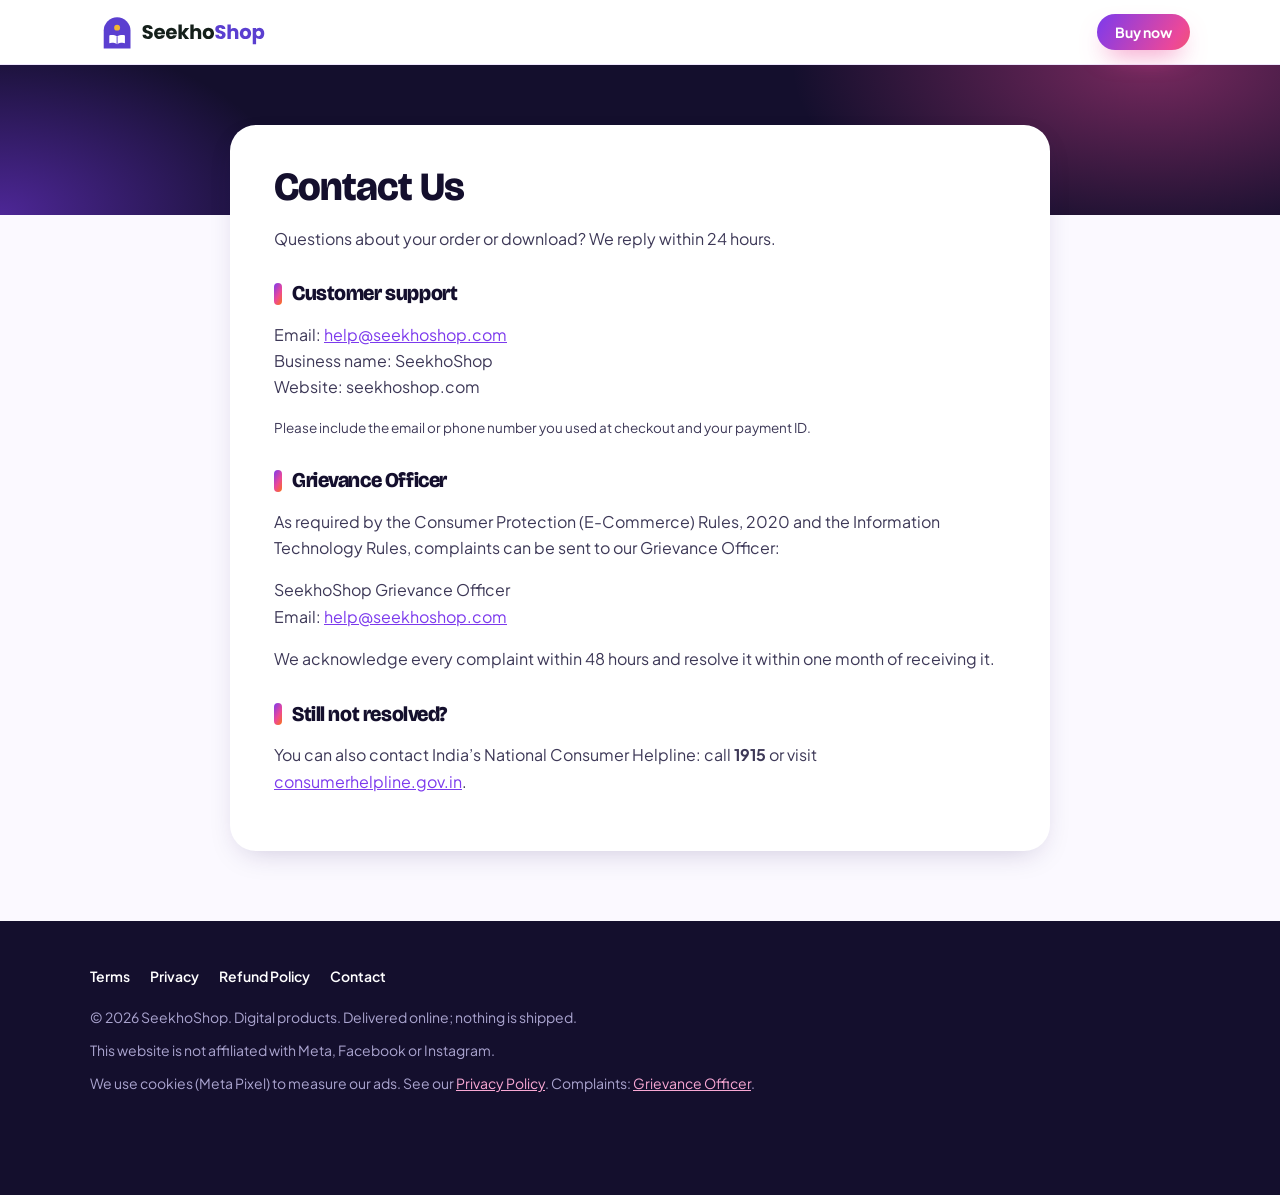
<file: contact.html>
<!doctype html><html lang="en"><head><meta charset="utf-8"><meta name="viewport" content="width=device-width,initial-scale=1">
<title>Contact · SeekhoShop</title><meta name="description" content="Contact SeekhoShop support and our Grievance Officer.">
<link rel="stylesheet" href="assets/style.css?v=18"><link rel="canonical" href="https://seekhoshop.com/contact.html"><meta property="og:type" content="website"><meta property="og:site_name" content="SeekhoShop"><meta property="og:title" content="Contact · SeekhoShop"><meta property="og:description" content="Contact SeekhoShop support and our Grievance Officer."><meta property="og:url" content="https://seekhoshop.com/contact.html"><meta property="og:image" content="https://seekhoshop.com/img/og-image.jpg"><meta property="og:image:width" content="1200"><meta property="og:image:height" content="628"><meta name="twitter:card" content="summary_large_image"><meta name="theme-color" content="#140F2D"><!-- Meta Pixel Code -->
<script>
!function(f,b,e,v,n,t,s)
{if(f.fbq)return;n=f.fbq=function(){n.callMethod?
n.callMethod.apply(n,arguments):n.queue.push(arguments)};
if(!f._fbq)f._fbq=n;n.push=n;n.loaded=!0;n.version='2.0';
n.queue=[];t=b.createElement(e);t.async=!0;
t.src=v;s=b.getElementsByTagName(e)[0];
s.parentNode.insertBefore(t,s)}(window, document,'script',
'https://connect.facebook.net/en_US/fbevents.js');
fbq('init', '2120747508548541');
fbq('track', 'PageView');
</script>
<noscript><img height="1" width="1" style="display:none" src="https://www.facebook.com/tr?id=2120747508548541&ev=PageView&noscript=1"/></noscript>
<!-- End Meta Pixel Code -->
<link rel="icon" href="favicon.ico" sizes="any"><link rel="icon" type="image/svg+xml" href="img/app-icon.svg"><link rel="apple-touch-icon" href="img/apple-touch-icon.png"></head><body><header class="top"><div class="wrap"><a class="logo logo-img" href="index.html" aria-label="SeekhoShop"><img src="img/seekhoshop-logo.svg" alt="SeekhoShop" width="150" height="44"></a><a class="btn sm" href="index.html#buy">Buy now</a></div></header><div class="page-hero"></div><div class="wrap page"><h1>Contact Us</h1><p>Questions about your order or download? We reply within 24 hours.</p>
<h2>Customer support</h2><p>Email: <a href="mailto:help@seekhoshop.com">help@seekhoshop.com</a><br>Business name: SeekhoShop<br>Website: seekhoshop.com</p>
<p class="note">Please include the email or phone number you used at checkout and your payment ID.</p>
<h2>Grievance Officer</h2><p>As required by the Consumer Protection (E-Commerce) Rules, 2020 and the Information Technology Rules, complaints can be sent to our Grievance Officer:</p>
<p>SeekhoShop Grievance Officer<br>Email: <a href="mailto:help@seekhoshop.com">help@seekhoshop.com</a></p>
<p>We acknowledge every complaint within 48 hours and resolve it within one month of receiving it.</p>
<h2>Still not resolved?</h2><p>You can also contact India’s National Consumer Helpline: call <b>1915</b> or visit <a href="https://consumerhelpline.gov.in" target="_blank" rel="noopener noreferrer">consumerhelpline.gov.in</a>.</p></div><footer><div class="wrap"><a href="terms.html">Terms</a><a href="privacy.html">Privacy</a><a href="refund.html">Refund Policy</a><a href="contact.html">Contact</a><p>© 2026 SeekhoShop. Digital products. Delivered online; nothing is shipped.</p><p>This website is not affiliated with Meta, Facebook or Instagram.</p><p>We use cookies (Meta Pixel) to measure our ads. See our <a href="privacy.html">Privacy Policy</a>. Complaints: <a href="contact.html">Grievance Officer</a>.</p></div></footer><script src="assets/track.js?v=1"></script></body></html>
</file>
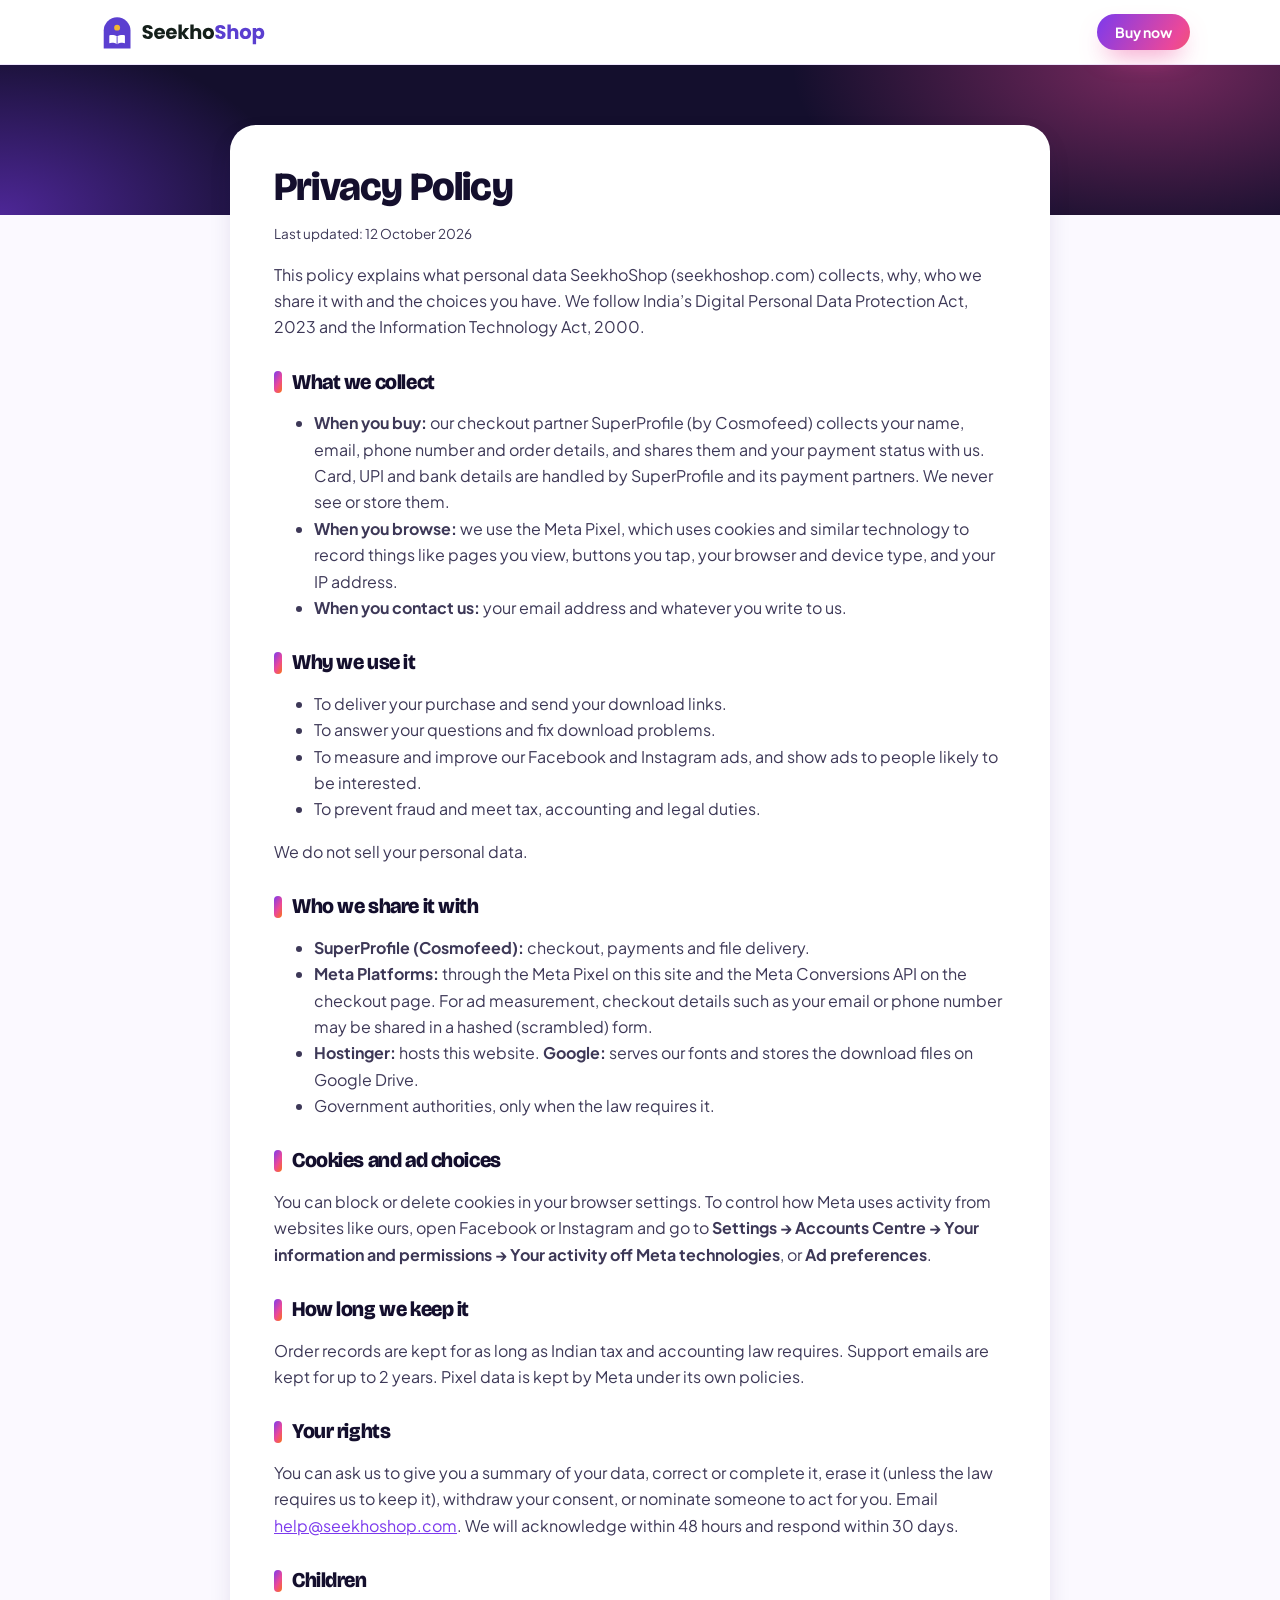
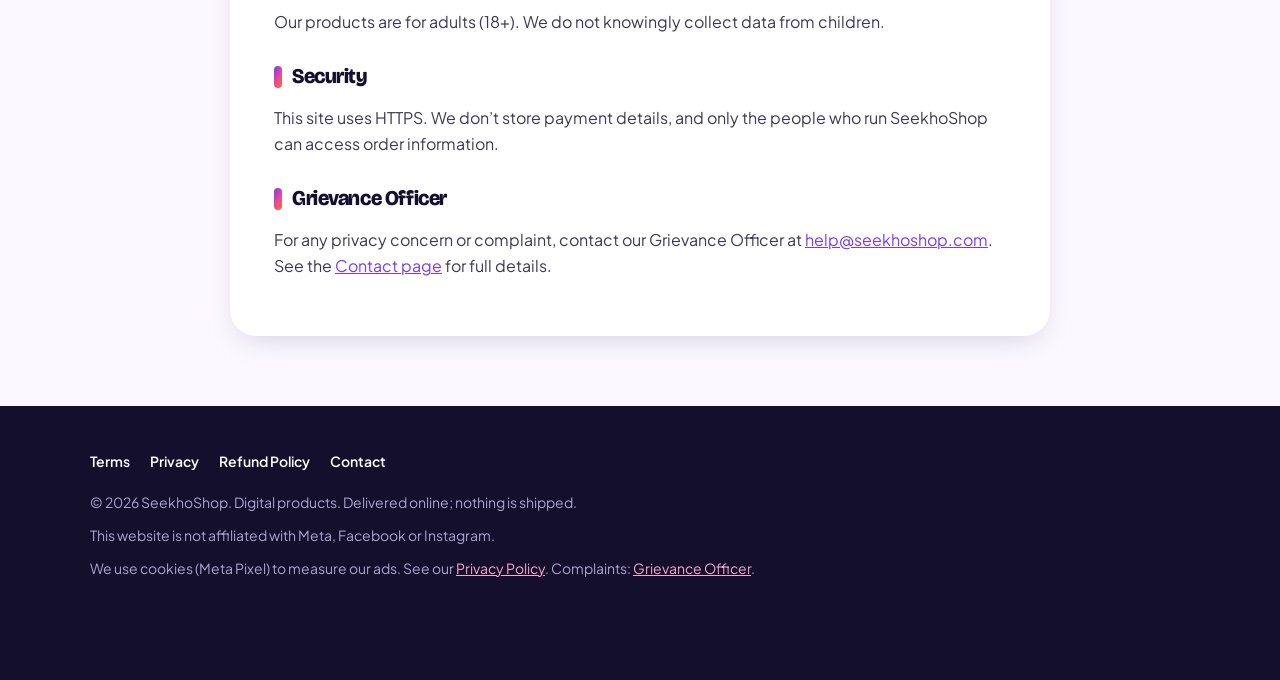
<file: privacy.html>
<!doctype html><html lang="en"><head><meta charset="utf-8"><meta name="viewport" content="width=device-width,initial-scale=1">
<title>Privacy Policy · SeekhoShop</title><meta name="description" content="How SeekhoShop collects, uses and protects your personal data.">
<link rel="stylesheet" href="assets/style.css?v=18"><link rel="canonical" href="https://seekhoshop.com/privacy.html"><meta property="og:type" content="website"><meta property="og:site_name" content="SeekhoShop"><meta property="og:title" content="Privacy Policy · SeekhoShop"><meta property="og:description" content="How SeekhoShop collects, uses and protects your personal data."><meta property="og:url" content="https://seekhoshop.com/privacy.html"><meta property="og:image" content="https://seekhoshop.com/img/og-image.jpg"><meta property="og:image:width" content="1200"><meta property="og:image:height" content="628"><meta name="twitter:card" content="summary_large_image"><meta name="theme-color" content="#140F2D"><!-- Meta Pixel Code -->
<script>
!function(f,b,e,v,n,t,s)
{if(f.fbq)return;n=f.fbq=function(){n.callMethod?
n.callMethod.apply(n,arguments):n.queue.push(arguments)};
if(!f._fbq)f._fbq=n;n.push=n;n.loaded=!0;n.version='2.0';
n.queue=[];t=b.createElement(e);t.async=!0;
t.src=v;s=b.getElementsByTagName(e)[0];
s.parentNode.insertBefore(t,s)}(window, document,'script',
'https://connect.facebook.net/en_US/fbevents.js');
fbq('init', '2120747508548541');
fbq('track', 'PageView');
</script>
<noscript><img height="1" width="1" style="display:none" src="https://www.facebook.com/tr?id=2120747508548541&ev=PageView&noscript=1"/></noscript>
<!-- End Meta Pixel Code -->
<link rel="icon" href="favicon.ico" sizes="any"><link rel="icon" type="image/svg+xml" href="img/app-icon.svg"><link rel="apple-touch-icon" href="img/apple-touch-icon.png"></head><body><header class="top"><div class="wrap"><a class="logo logo-img" href="index.html" aria-label="SeekhoShop"><img src="img/seekhoshop-logo.svg" alt="SeekhoShop" width="150" height="44"></a><a class="btn sm" href="index.html#buy">Buy now</a></div></header><div class="page-hero"></div><div class="wrap page"><h1>Privacy Policy</h1><p class="note">Last updated: 12 October 2026</p>
<p>This policy explains what personal data SeekhoShop (seekhoshop.com) collects, why, who we share it with and the choices you have. We follow India’s Digital Personal Data Protection Act, 2023 and the Information Technology Act, 2000.</p>
<h2>What we collect</h2><ul>
<li><b>When you buy:</b> our checkout partner SuperProfile (by Cosmofeed) collects your name, email, phone number and order details, and shares them and your payment status with us. Card, UPI and bank details are handled by SuperProfile and its payment partners. We never see or store them.</li>
<li><b>When you browse:</b> we use the Meta Pixel, which uses cookies and similar technology to record things like pages you view, buttons you tap, your browser and device type, and your IP address.</li>
<li><b>When you contact us:</b> your email address and whatever you write to us.</li></ul>
<h2>Why we use it</h2><ul><li>To deliver your purchase and send your download links.</li><li>To answer your questions and fix download problems.</li><li>To measure and improve our Facebook and Instagram ads, and show ads to people likely to be interested.</li><li>To prevent fraud and meet tax, accounting and legal duties.</li></ul>
<p>We do not sell your personal data.</p>
<h2>Who we share it with</h2><ul>
<li><b>SuperProfile (Cosmofeed):</b> checkout, payments and file delivery.</li>
<li><b>Meta Platforms:</b> through the Meta Pixel on this site and the Meta Conversions API on the checkout page. For ad measurement, checkout details such as your email or phone number may be shared in a hashed (scrambled) form.</li>
<li><b>Hostinger:</b> hosts this website. <b>Google:</b> serves our fonts and stores the download files on Google Drive.</li>
<li>Government authorities, only when the law requires it.</li></ul>
<h2>Cookies and ad choices</h2><p>You can block or delete cookies in your browser settings. To control how Meta uses activity from websites like ours, open Facebook or Instagram and go to <b>Settings → Accounts Centre → Your information and permissions → Your activity off Meta technologies</b>, or <b>Ad preferences</b>.</p>
<h2>How long we keep it</h2><p>Order records are kept for as long as Indian tax and accounting law requires. Support emails are kept for up to 2 years. Pixel data is kept by Meta under its own policies.</p>
<h2>Your rights</h2><p>You can ask us to give you a summary of your data, correct or complete it, erase it (unless the law requires us to keep it), withdraw your consent, or nominate someone to act for you. Email <a href="mailto:help@seekhoshop.com">help@seekhoshop.com</a>. We will acknowledge within 48 hours and respond within 30 days.</p>
<h2>Children</h2><p>Our products are for adults (18+). We do not knowingly collect data from children.</p>
<h2>Security</h2><p>This site uses HTTPS. We don’t store payment details, and only the people who run SeekhoShop can access order information.</p>
<h2>Grievance Officer</h2><p>For any privacy concern or complaint, contact our Grievance Officer at <a href="mailto:help@seekhoshop.com">help@seekhoshop.com</a>. See the <a href="contact.html">Contact page</a> for full details.</p></div><footer><div class="wrap"><a href="terms.html">Terms</a><a href="privacy.html">Privacy</a><a href="refund.html">Refund Policy</a><a href="contact.html">Contact</a><p>© 2026 SeekhoShop. Digital products. Delivered online; nothing is shipped.</p><p>This website is not affiliated with Meta, Facebook or Instagram.</p><p>We use cookies (Meta Pixel) to measure our ads. See our <a href="privacy.html">Privacy Policy</a>. Complaints: <a href="contact.html">Grievance Officer</a>.</p></div></footer><script src="assets/track.js?v=1"></script></body></html>
</file>
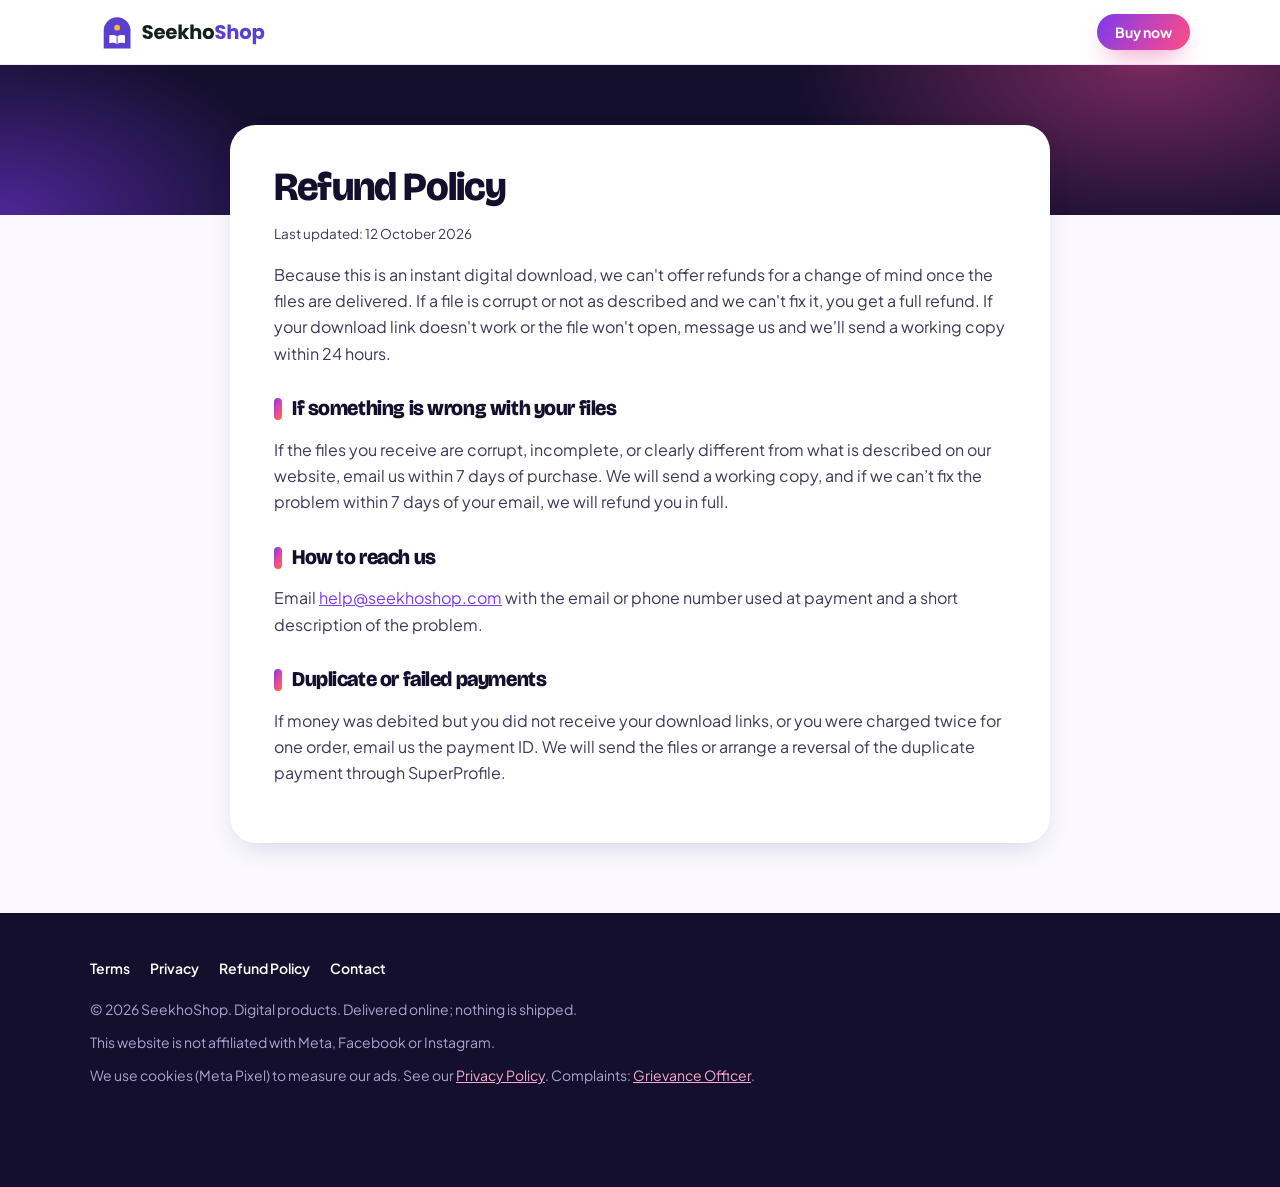
<file: refund.html>
<!doctype html><html lang="en"><head><meta charset="utf-8"><meta name="viewport" content="width=device-width,initial-scale=1">
<title>Refund Policy · SeekhoShop</title><meta name="description" content="SeekhoShop refund and replacement policy for digital downloads.">
<link rel="stylesheet" href="assets/style.css?v=18"><link rel="canonical" href="https://seekhoshop.com/refund.html"><meta property="og:type" content="website"><meta property="og:site_name" content="SeekhoShop"><meta property="og:title" content="Refund Policy · SeekhoShop"><meta property="og:description" content="SeekhoShop refund and replacement policy for digital downloads."><meta property="og:url" content="https://seekhoshop.com/refund.html"><meta property="og:image" content="https://seekhoshop.com/img/og-image.jpg"><meta property="og:image:width" content="1200"><meta property="og:image:height" content="628"><meta name="twitter:card" content="summary_large_image"><meta name="theme-color" content="#140F2D"><!-- Meta Pixel Code -->
<script>
!function(f,b,e,v,n,t,s)
{if(f.fbq)return;n=f.fbq=function(){n.callMethod?
n.callMethod.apply(n,arguments):n.queue.push(arguments)};
if(!f._fbq)f._fbq=n;n.push=n;n.loaded=!0;n.version='2.0';
n.queue=[];t=b.createElement(e);t.async=!0;
t.src=v;s=b.getElementsByTagName(e)[0];
s.parentNode.insertBefore(t,s)}(window, document,'script',
'https://connect.facebook.net/en_US/fbevents.js');
fbq('init', '2120747508548541');
fbq('track', 'PageView');
</script>
<noscript><img height="1" width="1" style="display:none" src="https://www.facebook.com/tr?id=2120747508548541&ev=PageView&noscript=1"/></noscript>
<!-- End Meta Pixel Code -->
<link rel="icon" href="favicon.ico" sizes="any"><link rel="icon" type="image/svg+xml" href="img/app-icon.svg"><link rel="apple-touch-icon" href="img/apple-touch-icon.png"></head><body><header class="top"><div class="wrap"><a class="logo logo-img" href="index.html" aria-label="SeekhoShop"><img src="img/seekhoshop-logo.svg" alt="SeekhoShop" width="150" height="44"></a><a class="btn sm" href="index.html#buy">Buy now</a></div></header><div class="page-hero"></div><div class="wrap page"><h1>Refund Policy</h1><p class="note">Last updated: 12 October 2026</p>
<p>Because this is an instant digital download, we can't offer refunds for a change of mind once the files are delivered. If a file is corrupt or not as described and we can't fix it, you get a full refund. If your download link doesn't work or the file won't open, message us and we'll send a working copy within 24 hours.</p>
<h2>If something is wrong with your files</h2><p>If the files you receive are corrupt, incomplete, or clearly different from what is described on our website, email us within 7 days of purchase. We will send a working copy, and if we can’t fix the problem within 7 days of your email, we will refund you in full.</p><h2>How to reach us</h2><p>Email <a href="mailto:help@seekhoshop.com">help@seekhoshop.com</a> with the email or phone number used at payment and a short description of the problem.</p>
<h2>Duplicate or failed payments</h2><p>If money was debited but you did not receive your download links, or you were charged twice for one order, email us the payment ID. We will send the files or arrange a reversal of the duplicate payment through SuperProfile.</p></div><footer><div class="wrap"><a href="terms.html">Terms</a><a href="privacy.html">Privacy</a><a href="refund.html">Refund Policy</a><a href="contact.html">Contact</a><p>© 2026 SeekhoShop. Digital products. Delivered online; nothing is shipped.</p><p>This website is not affiliated with Meta, Facebook or Instagram.</p><p>We use cookies (Meta Pixel) to measure our ads. See our <a href="privacy.html">Privacy Policy</a>. Complaints: <a href="contact.html">Grievance Officer</a>.</p></div></footer><script src="assets/track.js?v=1"></script></body></html>
</file>
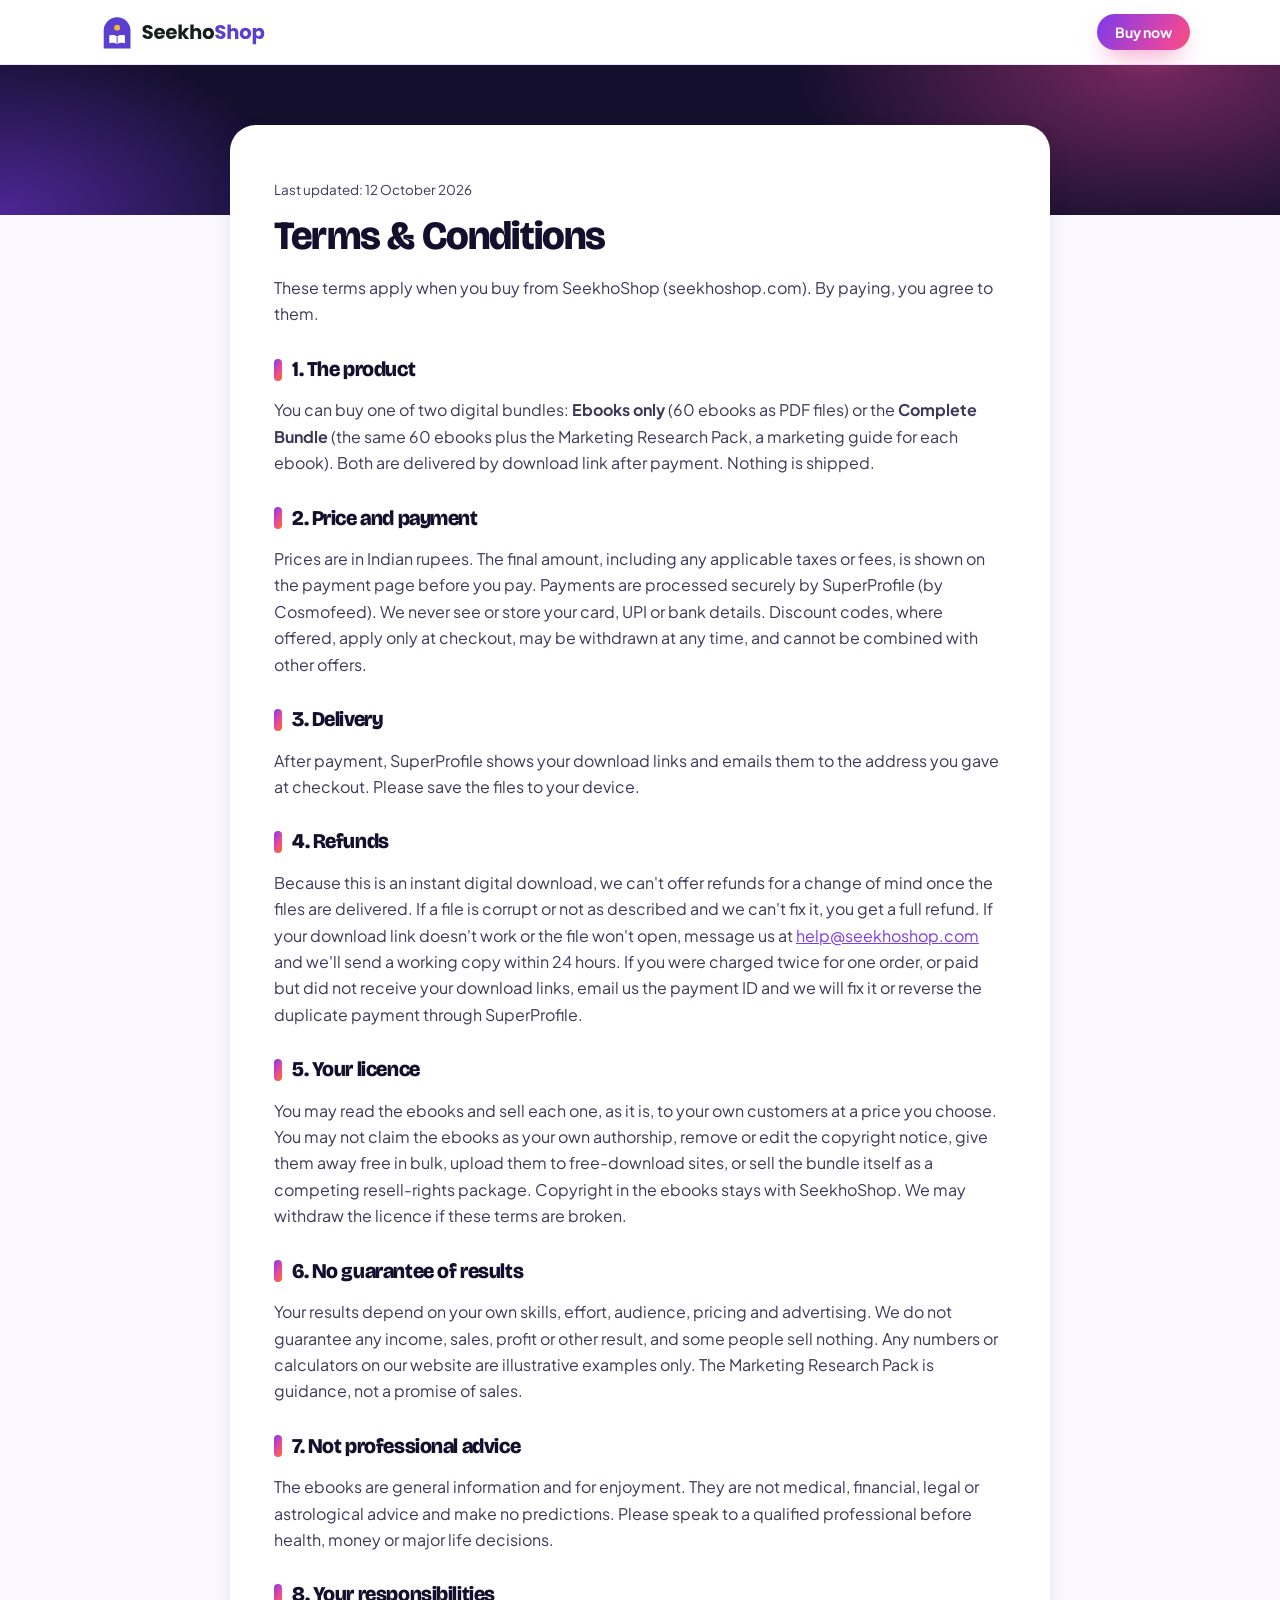
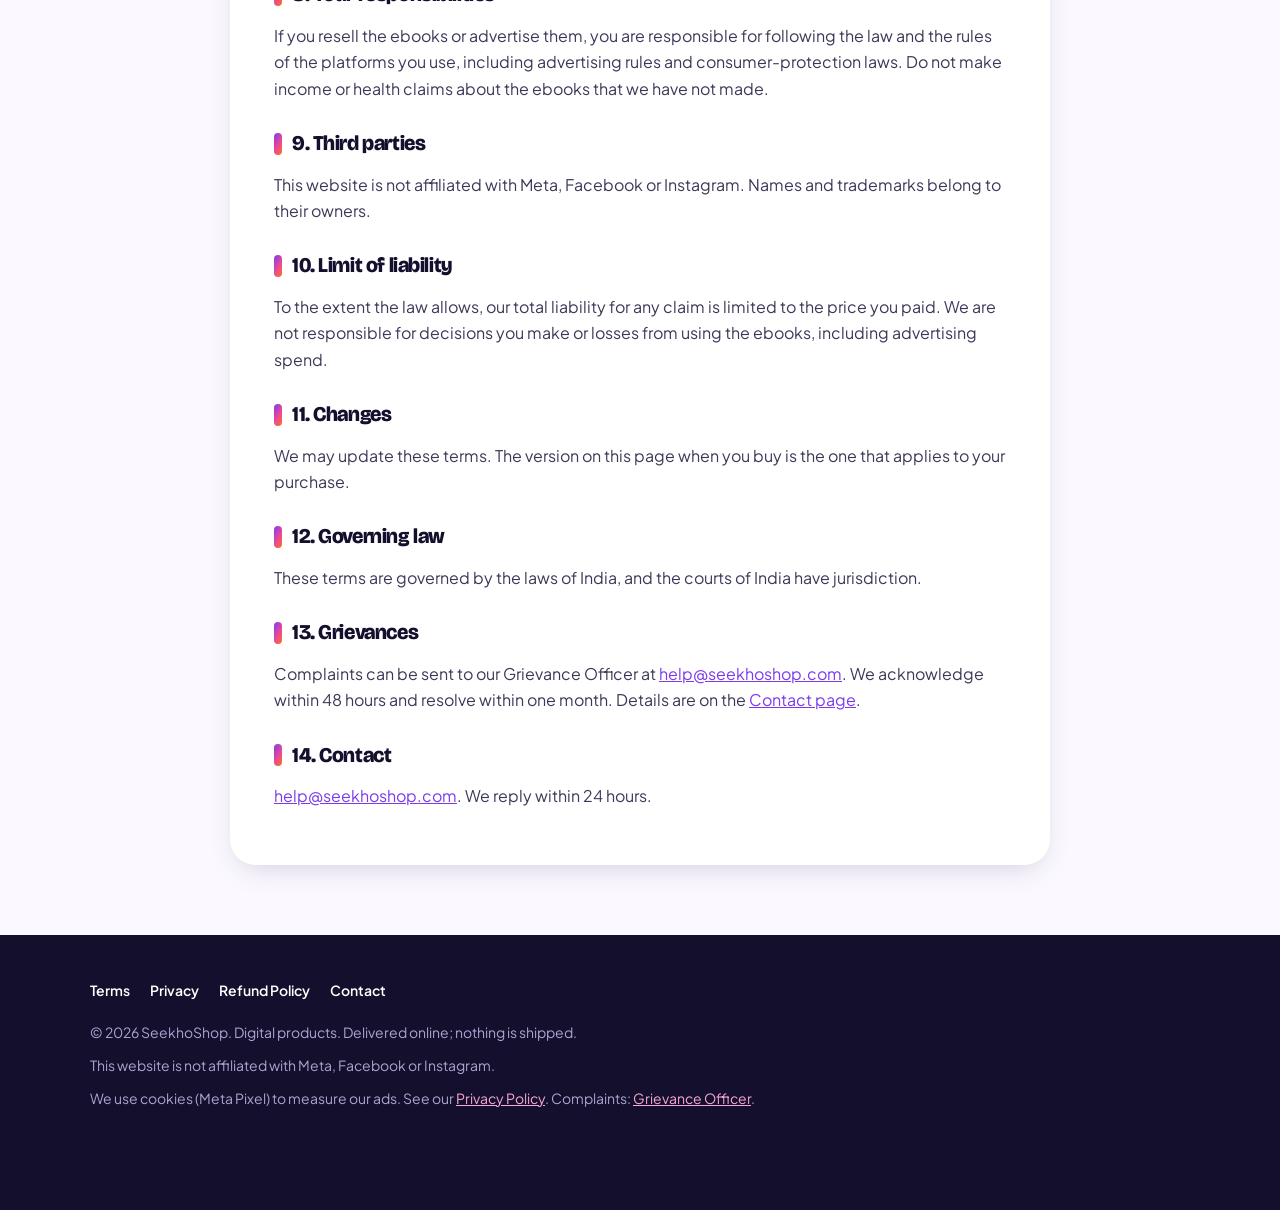
<file: terms.html>
<!doctype html><html lang="en"><head><meta charset="utf-8"><meta name="viewport" content="width=device-width,initial-scale=1">
<title>Terms &amp; Conditions · SeekhoShop</title><meta name="description" content="Terms &amp; Conditions for buying from SeekhoShop.">
<link rel="stylesheet" href="assets/style.css?v=18"><link rel="canonical" href="https://seekhoshop.com/terms.html"><meta property="og:type" content="website"><meta property="og:site_name" content="SeekhoShop"><meta property="og:title" content="Terms &amp; Conditions · SeekhoShop"><meta property="og:description" content="Terms &amp; Conditions for buying from SeekhoShop."><meta property="og:url" content="https://seekhoshop.com/terms.html"><meta property="og:image" content="https://seekhoshop.com/img/og-image.jpg"><meta property="og:image:width" content="1200"><meta property="og:image:height" content="628"><meta name="twitter:card" content="summary_large_image"><meta name="theme-color" content="#140F2D"><!-- Meta Pixel Code -->
<script>
!function(f,b,e,v,n,t,s)
{if(f.fbq)return;n=f.fbq=function(){n.callMethod?
n.callMethod.apply(n,arguments):n.queue.push(arguments)};
if(!f._fbq)f._fbq=n;n.push=n;n.loaded=!0;n.version='2.0';
n.queue=[];t=b.createElement(e);t.async=!0;
t.src=v;s=b.getElementsByTagName(e)[0];
s.parentNode.insertBefore(t,s)}(window, document,'script',
'https://connect.facebook.net/en_US/fbevents.js');
fbq('init', '2120747508548541');
fbq('track', 'PageView');
</script>
<noscript><img height="1" width="1" style="display:none" src="https://www.facebook.com/tr?id=2120747508548541&ev=PageView&noscript=1"/></noscript>
<!-- End Meta Pixel Code -->
<link rel="icon" href="favicon.ico" sizes="any"><link rel="icon" type="image/svg+xml" href="img/app-icon.svg"><link rel="apple-touch-icon" href="img/apple-touch-icon.png"></head><body><header class="top"><div class="wrap"><a class="logo logo-img" href="index.html" aria-label="SeekhoShop"><img src="img/seekhoshop-logo.svg" alt="SeekhoShop" width="150" height="44"></a><a class="btn sm" href="index.html#buy">Buy now</a></div></header><div class="page-hero"></div><div class="wrap page"><p class="note">Last updated: 12 October 2026</p><h1>Terms &amp; Conditions</h1><p>These terms apply when you buy from SeekhoShop (seekhoshop.com). By paying, you agree to them.</p><h2>1. The product</h2><p>You can buy one of two digital bundles: <b>Ebooks only</b> (60 ebooks as PDF files) or the <b>Complete Bundle</b> (the same 60 ebooks plus the Marketing Research Pack, a marketing guide for each ebook). Both are delivered by download link after payment. Nothing is shipped.</p><h2>2. Price and payment</h2><p>Prices are in Indian rupees. The final amount, including any applicable taxes or fees, is shown on the payment page before you pay. Payments are processed securely by SuperProfile (by Cosmofeed). We never see or store your card, UPI or bank details. Discount codes, where offered, apply only at checkout, may be withdrawn at any time, and cannot be combined with other offers.</p><h2>3. Delivery</h2><p>After payment, SuperProfile shows your download links and emails them to the address you gave at checkout. Please save the files to your device.</p><h2>4. Refunds</h2><p>Because this is an instant digital download, we can&#x27;t offer refunds for a change of mind once the files are delivered. If a file is corrupt or not as described and we can&#x27;t fix it, you get a full refund. If your download link doesn&#x27;t work or the file won&#x27;t open, message us at <a href="mailto:help@seekhoshop.com">help@seekhoshop.com</a> and we&#x27;ll send a working copy within 24 hours. If you were charged twice for one order, or paid but did not receive your download links, email us the payment ID and we will fix it or reverse the duplicate payment through SuperProfile.</p><h2>5. Your licence</h2><p>You may read the ebooks and sell each one, as it is, to your own customers at a price you choose. You may not claim the ebooks as your own authorship, remove or edit the copyright notice, give them away free in bulk, upload them to free-download sites, or sell the bundle itself as a competing resell-rights package. Copyright in the ebooks stays with SeekhoShop. We may withdraw the licence if these terms are broken.</p><h2>6. No guarantee of results</h2><p>Your results depend on your own skills, effort, audience, pricing and advertising. We do not guarantee any income, sales, profit or other result, and some people sell nothing. Any numbers or calculators on our website are illustrative examples only. The Marketing Research Pack is guidance, not a promise of sales.</p><h2>7. Not professional advice</h2><p>The ebooks are general information and for enjoyment. They are not medical, financial, legal or astrological advice and make no predictions. Please speak to a qualified professional before health, money or major life decisions.</p><h2>8. Your responsibilities</h2><p>If you resell the ebooks or advertise them, you are responsible for following the law and the rules of the platforms you use, including advertising rules and consumer-protection laws. Do not make income or health claims about the ebooks that we have not made.</p><h2>9. Third parties</h2><p>This website is not affiliated with Meta, Facebook or Instagram. Names and trademarks belong to their owners.</p><h2>10. Limit of liability</h2><p>To the extent the law allows, our total liability for any claim is limited to the price you paid. We are not responsible for decisions you make or losses from using the ebooks, including advertising spend.</p><h2>11. Changes</h2><p>We may update these terms. The version on this page when you buy is the one that applies to your purchase.</p><h2>12. Governing law</h2><p>These terms are governed by the laws of India, and the courts of India have jurisdiction.</p><h2>13. Grievances</h2><p>Complaints can be sent to our Grievance Officer at <a href="mailto:help@seekhoshop.com">help@seekhoshop.com</a>. We acknowledge within 48 hours and resolve within one month. Details are on the <a href="contact.html">Contact page</a>.</p><h2>14. Contact</h2><p><a href="mailto:help@seekhoshop.com">help@seekhoshop.com</a>. We reply within 24 hours.</p></div><footer><div class="wrap"><a href="terms.html">Terms</a><a href="privacy.html">Privacy</a><a href="refund.html">Refund Policy</a><a href="contact.html">Contact</a><p>© 2026 SeekhoShop. Digital products. Delivered online; nothing is shipped.</p><p>This website is not affiliated with Meta, Facebook or Instagram.</p><p>We use cookies (Meta Pixel) to measure our ads. See our <a href="privacy.html">Privacy Policy</a>. Complaints: <a href="contact.html">Grievance Officer</a>.</p></div></footer><script src="assets/track.js?v=1"></script></body></html>
</file>
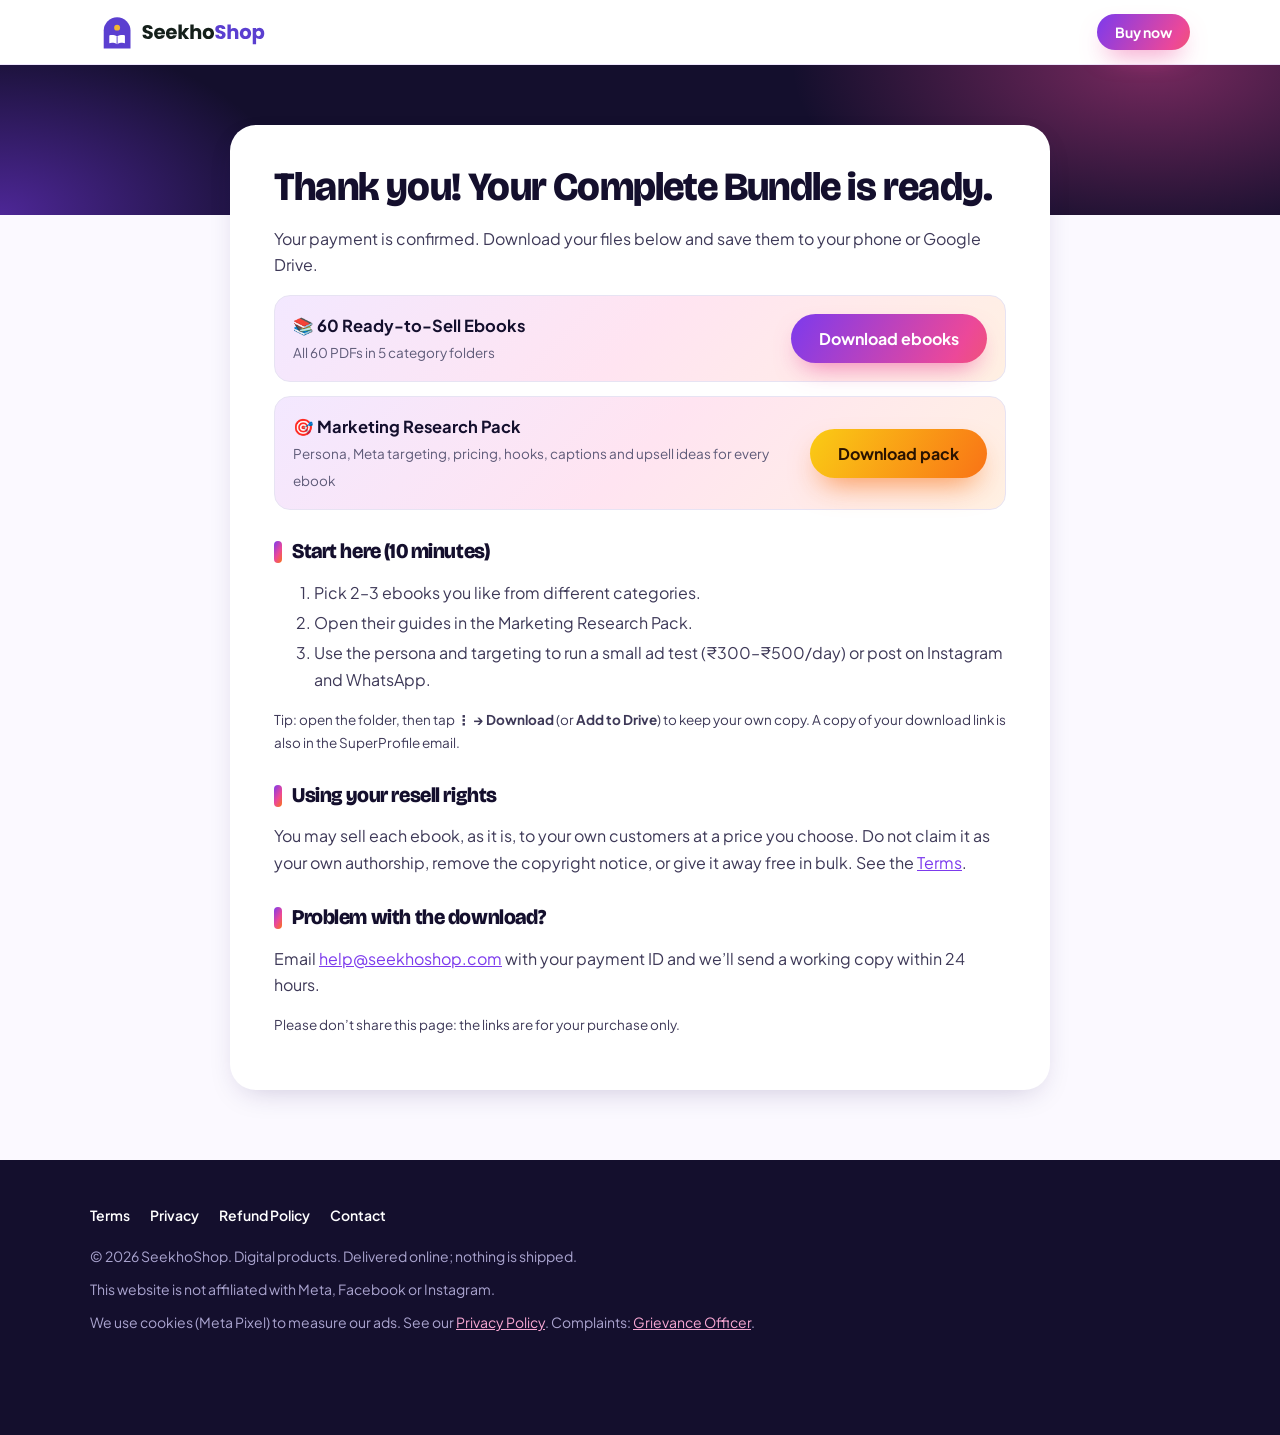
<file: thank-you-complete-f914598d57.html>
<!doctype html><html lang="en"><head><meta charset="utf-8"><meta name="viewport" content="width=device-width,initial-scale=1">
<title>Your downloads · SeekhoShop</title><meta name="description" content="Thank you"><meta name="robots" content="noindex,nofollow,noarchive"><meta name="referrer" content="no-referrer">
<link rel="stylesheet" href="assets/style.css?v=18"><meta name="theme-color" content="#140F2D"><!-- Meta Pixel Code -->
<script>
!function(f,b,e,v,n,t,s)
{if(f.fbq)return;n=f.fbq=function(){n.callMethod?
n.callMethod.apply(n,arguments):n.queue.push(arguments)};
if(!f._fbq)f._fbq=n;n.push=n;n.loaded=!0;n.version='2.0';
n.queue=[];t=b.createElement(e);t.async=!0;
t.src=v;s=b.getElementsByTagName(e)[0];
s.parentNode.insertBefore(t,s)}(window, document,'script',
'https://connect.facebook.net/en_US/fbevents.js');
fbq('init', '2120747508548541');
fbq('track', 'PageView');
</script>
<noscript><img height="1" width="1" style="display:none" src="https://www.facebook.com/tr?id=2120747508548541&ev=PageView&noscript=1"/></noscript>
<!-- End Meta Pixel Code -->
<link rel="icon" href="favicon.ico" sizes="any"><link rel="icon" type="image/svg+xml" href="img/app-icon.svg"><link rel="apple-touch-icon" href="img/apple-touch-icon.png"></head><body><header class="top"><div class="wrap"><a class="logo logo-img" href="index.html" aria-label="SeekhoShop"><img src="img/seekhoshop-logo.svg" alt="SeekhoShop" width="150" height="44"></a><a class="btn sm" href="index.html#buy">Buy now</a></div></header><div class="page-hero"></div><div class="wrap page"><h1>Thank you! Your Complete Bundle is ready.</h1><p>Your payment is confirmed. Download your files below and save them to your phone or Google Drive.</p><div class="dlbox"><div><b>📚 60 Ready-to-Sell Ebooks</b><span>All 60 PDFs in 5 category folders</span></div><a class="btn dl " href="https://drive.google.com/drive/folders/1k_gi0V26-5EXVCQbIsy4NEPIM8pIXrO7?usp=sharing" target="_blank" rel="noopener noreferrer">Download ebooks</a></div><div class="dlbox"><div><b>🎯 Marketing Research Pack</b><span>Persona, Meta targeting, pricing, hooks, captions and upsell ideas for every ebook</span></div><a class="btn dl gold" href="https://drive.google.com/drive/folders/1AMPSs9JxyPK5-EHYN_Ov5Ee1G-NM39ZL?usp=sharing" target="_blank" rel="noopener noreferrer">Download pack</a></div><h2>Start here (10 minutes)</h2><ol><li>Pick 2–3 ebooks you like from different categories.</li><li>Open their guides in the Marketing Research Pack.</li><li>Use the persona and targeting to run a small ad test (₹300–₹500/day) or post on Instagram and WhatsApp.</li></ol><p class="note">Tip: open the folder, then tap <b>⋮ → Download</b> (or <b>Add to Drive</b>) to keep your own copy. A copy of your download link is also in the SuperProfile email.</p>
<h2>Using your resell rights</h2><p>You may sell each ebook, as it is, to your own customers at a price you choose. Do not claim it as your own authorship, remove the copyright notice, or give it away free in bulk. See the <a href="terms.html">Terms</a>.</p>
<h2>Problem with the download?</h2><p>Email <a href="mailto:help@seekhoshop.com">help@seekhoshop.com</a> with your payment ID and we’ll send a working copy within 24 hours.</p>
<p class="note">Please don’t share this page: the links are for your purchase only.</p></div><footer><div class="wrap"><a href="terms.html">Terms</a><a href="privacy.html">Privacy</a><a href="refund.html">Refund Policy</a><a href="contact.html">Contact</a><p>© 2026 SeekhoShop. Digital products. Delivered online; nothing is shipped.</p><p>This website is not affiliated with Meta, Facebook or Instagram.</p><p>We use cookies (Meta Pixel) to measure our ads. See our <a href="privacy.html">Privacy Policy</a>. Complaints: <a href="contact.html">Grievance Officer</a>.</p></div></footer><script src="assets/track.js?v=1"></script></body></html>
</file>
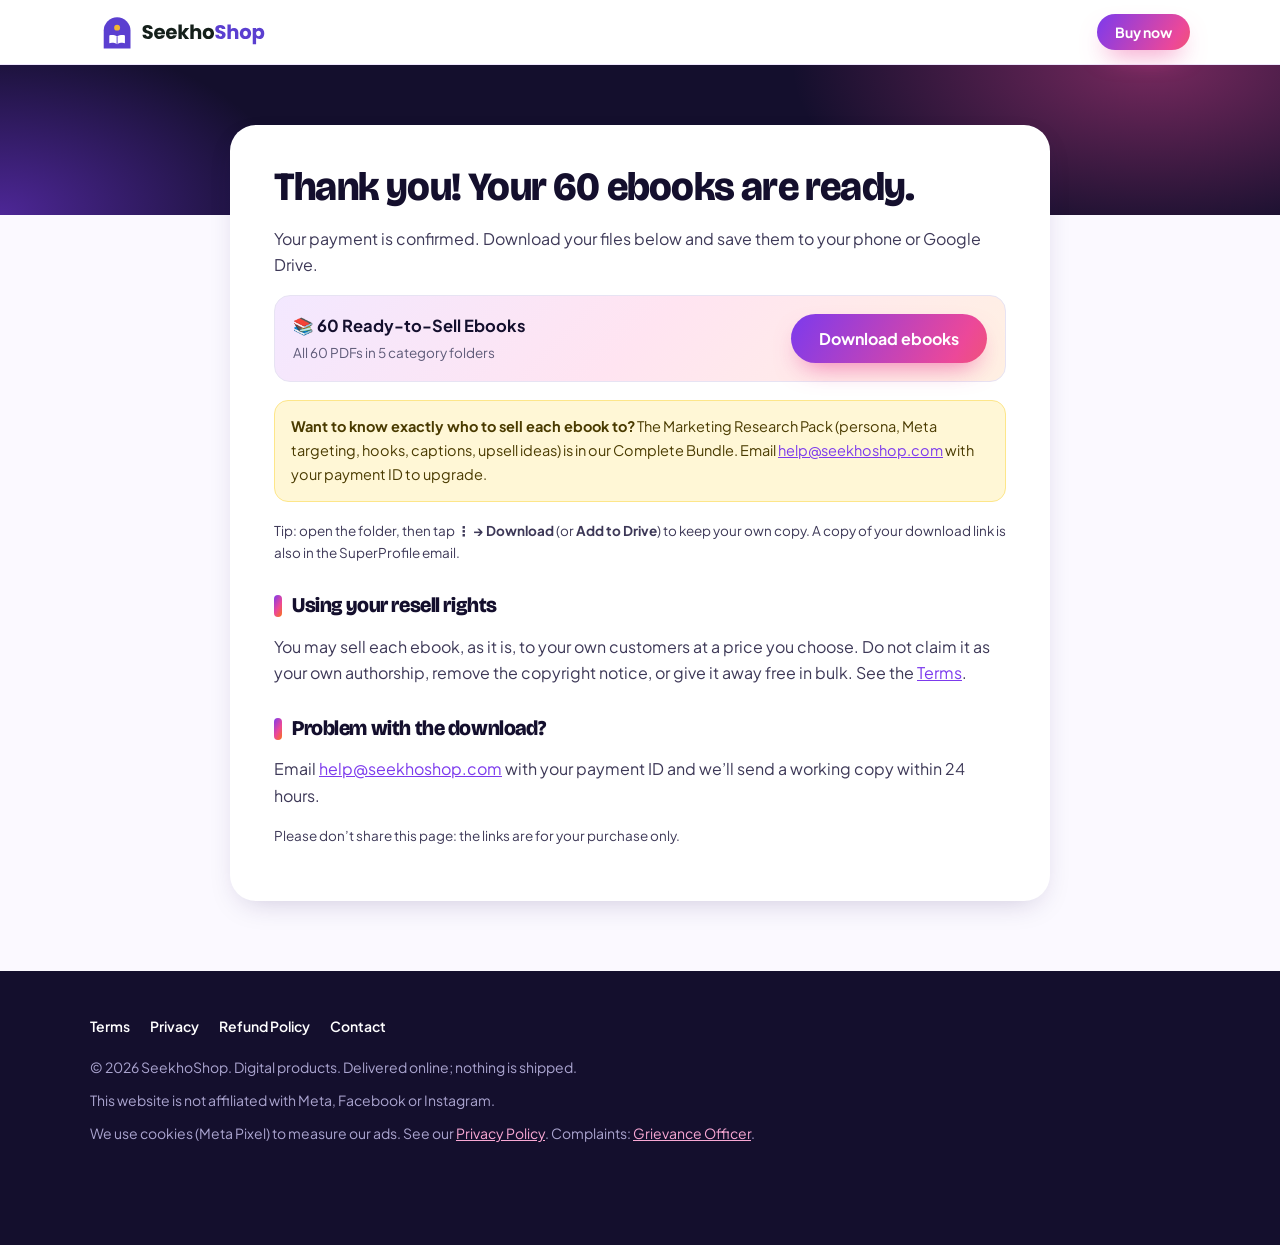
<file: thank-you-ebooks-8963c8896e.html>
<!doctype html><html lang="en"><head><meta charset="utf-8"><meta name="viewport" content="width=device-width,initial-scale=1">
<title>Your downloads · SeekhoShop</title><meta name="description" content="Thank you"><meta name="robots" content="noindex,nofollow,noarchive"><meta name="referrer" content="no-referrer">
<link rel="stylesheet" href="assets/style.css?v=18"><meta name="theme-color" content="#140F2D"><!-- Meta Pixel Code -->
<script>
!function(f,b,e,v,n,t,s)
{if(f.fbq)return;n=f.fbq=function(){n.callMethod?
n.callMethod.apply(n,arguments):n.queue.push(arguments)};
if(!f._fbq)f._fbq=n;n.push=n;n.loaded=!0;n.version='2.0';
n.queue=[];t=b.createElement(e);t.async=!0;
t.src=v;s=b.getElementsByTagName(e)[0];
s.parentNode.insertBefore(t,s)}(window, document,'script',
'https://connect.facebook.net/en_US/fbevents.js');
fbq('init', '2120747508548541');
fbq('track', 'PageView');
</script>
<noscript><img height="1" width="1" style="display:none" src="https://www.facebook.com/tr?id=2120747508548541&ev=PageView&noscript=1"/></noscript>
<!-- End Meta Pixel Code -->
<link rel="icon" href="favicon.ico" sizes="any"><link rel="icon" type="image/svg+xml" href="img/app-icon.svg"><link rel="apple-touch-icon" href="img/apple-touch-icon.png"></head><body><header class="top"><div class="wrap"><a class="logo logo-img" href="index.html" aria-label="SeekhoShop"><img src="img/seekhoshop-logo.svg" alt="SeekhoShop" width="150" height="44"></a><a class="btn sm" href="index.html#buy">Buy now</a></div></header><div class="page-hero"></div><div class="wrap page"><h1>Thank you! Your 60 ebooks are ready.</h1><p>Your payment is confirmed. Download your files below and save them to your phone or Google Drive.</p><div class="dlbox"><div><b>📚 60 Ready-to-Sell Ebooks</b><span>All 60 PDFs in 5 category folders</span></div><a class="btn dl " href="https://drive.google.com/drive/folders/1k_gi0V26-5EXVCQbIsy4NEPIM8pIXrO7?usp=sharing" target="_blank" rel="noopener noreferrer">Download ebooks</a></div><div class="upnote"><b>Want to know exactly who to sell each ebook to?</b> The Marketing Research Pack (persona, Meta targeting, hooks, captions, upsell ideas) is in our Complete Bundle. Email <a href="mailto:help@seekhoshop.com">help@seekhoshop.com</a> with your payment ID to upgrade.</div><p class="note">Tip: open the folder, then tap <b>⋮ → Download</b> (or <b>Add to Drive</b>) to keep your own copy. A copy of your download link is also in the SuperProfile email.</p>
<h2>Using your resell rights</h2><p>You may sell each ebook, as it is, to your own customers at a price you choose. Do not claim it as your own authorship, remove the copyright notice, or give it away free in bulk. See the <a href="terms.html">Terms</a>.</p>
<h2>Problem with the download?</h2><p>Email <a href="mailto:help@seekhoshop.com">help@seekhoshop.com</a> with your payment ID and we’ll send a working copy within 24 hours.</p>
<p class="note">Please don’t share this page: the links are for your purchase only.</p></div><footer><div class="wrap"><a href="terms.html">Terms</a><a href="privacy.html">Privacy</a><a href="refund.html">Refund Policy</a><a href="contact.html">Contact</a><p>© 2026 SeekhoShop. Digital products. Delivered online; nothing is shipped.</p><p>This website is not affiliated with Meta, Facebook or Instagram.</p><p>We use cookies (Meta Pixel) to measure our ads. See our <a href="privacy.html">Privacy Policy</a>. Complaints: <a href="contact.html">Grievance Officer</a>.</p></div></footer><script src="assets/track.js?v=1"></script></body></html>
</file>
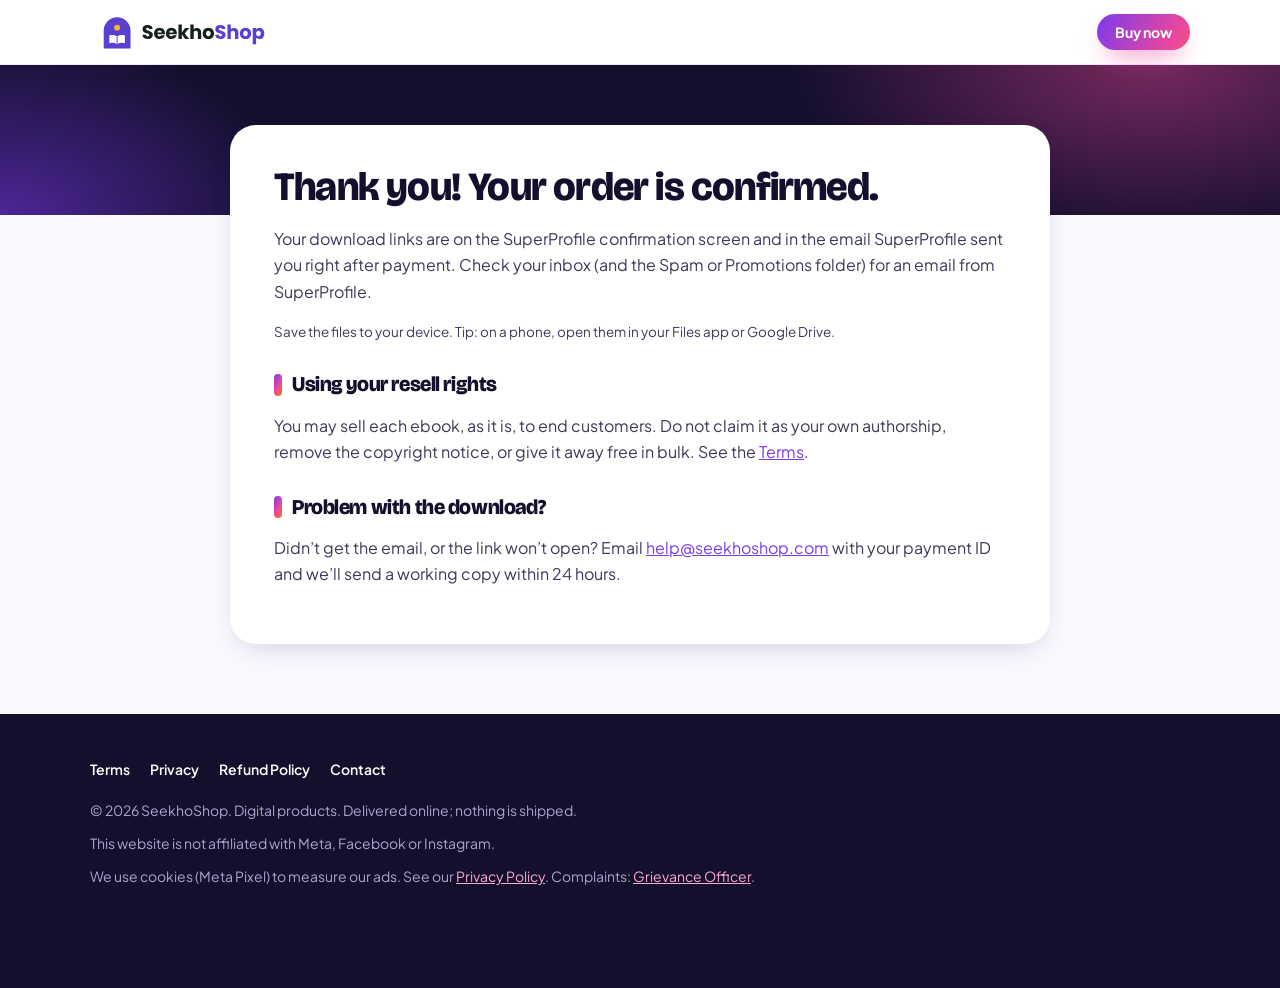
<file: thank-you.html>
<!doctype html><html lang="en"><head><meta charset="utf-8"><meta name="viewport" content="width=device-width,initial-scale=1">
<title>Thank you · SeekhoShop</title><meta name="description" content="Thank you"><meta name="robots" content="noindex,nofollow">
<link rel="stylesheet" href="assets/style.css?v=18"><meta name="theme-color" content="#140F2D"><!-- Meta Pixel Code -->
<script>
!function(f,b,e,v,n,t,s)
{if(f.fbq)return;n=f.fbq=function(){n.callMethod?
n.callMethod.apply(n,arguments):n.queue.push(arguments)};
if(!f._fbq)f._fbq=n;n.push=n;n.loaded=!0;n.version='2.0';
n.queue=[];t=b.createElement(e);t.async=!0;
t.src=v;s=b.getElementsByTagName(e)[0];
s.parentNode.insertBefore(t,s)}(window, document,'script',
'https://connect.facebook.net/en_US/fbevents.js');
fbq('init', '2120747508548541');
fbq('track', 'PageView');
</script>
<noscript><img height="1" width="1" style="display:none" src="https://www.facebook.com/tr?id=2120747508548541&ev=PageView&noscript=1"/></noscript>
<!-- End Meta Pixel Code -->
<link rel="icon" href="favicon.ico" sizes="any"><link rel="icon" type="image/svg+xml" href="img/app-icon.svg"><link rel="apple-touch-icon" href="img/apple-touch-icon.png"></head><body><header class="top"><div class="wrap"><a class="logo logo-img" href="index.html" aria-label="SeekhoShop"><img src="img/seekhoshop-logo.svg" alt="SeekhoShop" width="150" height="44"></a><a class="btn sm" href="index.html#buy">Buy now</a></div></header><div class="page-hero"></div><div class="wrap page"><h1>Thank you! Your order is confirmed.</h1><p>Your download links are on the SuperProfile confirmation screen and in the email SuperProfile sent you right after payment. Check your inbox (and the Spam or Promotions folder) for an email from SuperProfile.</p>
<p class="note">Save the files to your device. Tip: on a phone, open them in your Files app or Google Drive.</p><h2>Using your resell rights</h2><p>You may sell each ebook, as it is, to end customers. Do not claim it as your own authorship, remove the copyright notice, or give it away free in bulk. See the <a href="terms.html">Terms</a>.</p>
<h2>Problem with the download?</h2><p>Didn’t get the email, or the link won’t open? Email <a href="mailto:help@seekhoshop.com">help@seekhoshop.com</a> with your payment ID and we’ll send a working copy within 24 hours.</p></div><footer><div class="wrap"><a href="terms.html">Terms</a><a href="privacy.html">Privacy</a><a href="refund.html">Refund Policy</a><a href="contact.html">Contact</a><p>© 2026 SeekhoShop. Digital products. Delivered online; nothing is shipped.</p><p>This website is not affiliated with Meta, Facebook or Instagram.</p><p>We use cookies (Meta Pixel) to measure our ads. See our <a href="privacy.html">Privacy Policy</a>. Complaints: <a href="contact.html">Grievance Officer</a>.</p></div></footer><script src="assets/track.js?v=1"></script></body></html>
</file>
<file: assets/home.css>
@font-face{font-family:"Bricolage Grotesque";src:url(fonts/bricolage-grotesque-600-800.woff2)format("woff2");font-weight:600 800;font-style:normal;font-display:swap}@font-face{font-family:"Plus Jakarta Sans";src:url(fonts/plus-jakarta-sans-400-800.woff2)format("woff2");font-weight:400 800;font-style:normal;font-display:swap}:root{--ink:#140F2D;--ink2:#2A2350;--mut:#5E5A78;--line:#E7E3F3;--bg:#FBF9FF;--card:#fff;--violet:#7C3AED;--pink:#EC4899;--orange:#F97316;--yellow:#FACC15;--teal:#14B8A6;--sky:#0EA5E9;--green:#10B981;--red:#E11D48;--grad:linear-gradient(120deg,#7C3AED 0%,#EC4899 55%,#F97316 100%);--grad-soft:linear-gradient(135deg,#F3E8FF 0%,#FFE4F1 50%,#FFF1E3 100%);--r:18px;--shadow:0 10px 30px -12px rgba(40,20,90,.25);--shadow-lg:0 30px 60px -20px rgba(40,20,90,.45);--font:'Plus Jakarta Sans',system-ui,-apple-system,'Segoe UI',sans-serif;--display:'Bricolage Grotesque','Plus Jakarta Sans',system-ui,sans-serif}*{box-sizing:border-box}html{scroll-behavior:smooth;-webkit-text-size-adjust:100%}body{margin:0;font:16px/1.65 var(--font);color:var(--ink);background:var(--bg);overflow-x:hidden}img{max-width:100%;height:auto;display:block}h1,h2,h3{font-family:var(--display);line-height:1.12;margin:0;letter-spacing:-.02em}a{color:var(--violet)}.wrap{max-width:1140px;margin:0 auto;padding:0 20px}.note{font-size:13.5px;color:var(--mut)}.grad-text{background:var(--grad);-webkit-background-clip:text;background-clip:text;color:transparent}.bar{background:var(--grad);color:#fff;text-align:center;font-size:13.5px;font-weight:600;padding:8px 14px;letter-spacing:.01em}header.top{position:sticky;top:0;z-index:20;background:rgba(255,255,255,.97);border-bottom:1px solid rgba(124,58,237,.12)}header.top .wrap{display:flex;justify-content:space-between;align-items:center;gap:14px;min-height:64px}.logo{display:flex;align-items:center;gap:10px;font-family:var(--display);font-weight:800;font-size:18px;color:var(--ink);text-decoration:none;white-space:nowrap}.logo:before{content:"";width:34px;height:34px;border-radius:10px;background:var(--grad);box-shadow:0 6px 16px -6px rgba(236,72,153,.7);-webkit-mask:none;flex:none;background-image:url("data:image/svg+xml,%3Csvg xmlns='http://www.w3.org/2000/svg' viewBox='0 0 24 24' fill='none' stroke='white' stroke-width='2' stroke-linecap='round' stroke-linejoin='round'%3E%3Cpath d='M4 19.5A2.5 2.5 0 0 1 6.5 17H20V3H6.5A2.5 2.5 0 0 0 4 5.5z'/%3E%3Cpath d='M4 19.5A2.5 2.5 0 0 0 6.5 22H20v-5'/%3E%3C/svg%3E"),var(--grad);background-size:20px,cover;background-position:center;background-repeat:no-repeat}.btn{white-space:nowrap;display:inline-flex;align-items:center;justify-content:center;gap:8px;background:var(--grad);background-size:160% 100%;color:#fff;padding:15px 28px;border-radius:999px;font-weight:700;text-decoration:none;border:0;font:700 16px/1.2 var(--font);cursor:pointer;box-shadow:0 12px 26px -10px rgba(236,72,153,.75);transition:transform .2s,box-shadow .2s,background-position .4s}.btn:hover{transform:translateY(-2px);background-position:100%0;box-shadow:0 18px 32px -12px rgba(236,72,153,.85)}.btn:focus-visible{outline:3px solid var(--yellow);outline-offset:3px}.btn.sm{padding:10px 18px;font-size:14px}.btn.ghost{background:rgba(255,255,255,.1);border:1.5px solid rgba(255,255,255,.35);box-shadow:none;color:#fff}.btn.ghost:hover{background:rgba(255,255,255,.18)}.btn.gold{background:linear-gradient(120deg,#facc15,#f97316);color:#2a1300;box-shadow:0 14px 30px -10px rgba(249,115,22,.8)}.btn.block{width:100%}section{padding:72px 0;position:relative}section.tint{background:var(--grad-soft)}section.dark{background:var(--ink);color:#fff}.head{max-width:720px;margin:0 0 36px}.head.center{text-align:center;margin-left:auto;margin-right:auto}.kicker{display:inline-flex;align-items:center;gap:8px;font-size:12.5px;font-weight:800;letter-spacing:.14em;text-transform:uppercase;color:var(--pink);margin-bottom:12px}.kicker:before{content:"";width:22px;height:3px;border-radius:3px;background:var(--grad)}h2{font-size:clamp(28px,4.4vw,44px);font-weight:800;margin-bottom:12px}.sub{color:var(--mut);font-size:17px;margin:0}section.dark .sub{color:#c8c3e6}.hero{padding:64px 0 90px;background:radial-gradient(900px 500px at 85% 10%,rgba(236,72,153,.45),transparent 60%),radial-gradient(700px 500px at 0% 100%,rgba(124,58,237,.55),transparent 60%),radial-gradient(500px 400px at 60% 110%,rgba(249,115,22,.35),transparent 60%),var(--ink);color:#fff;overflow:hidden}.hero .wrap{display:grid;grid-template-columns:1.05fr .95fr;gap:48px;align-items:center}.pill{display:inline-flex;align-items:center;gap:8px;background:rgba(255,255,255,.1);border:1px solid rgba(255,255,255,.2);color:#fff;border-radius:99px;padding:6px 14px 6px 8px;font-size:13px;font-weight:700}.pill i{font-style:normal;background:var(--yellow);color:#2a1300;border-radius:99px;padding:2px 9px;font-size:11.5px;letter-spacing:.04em}.hero h1{font-size:clamp(36px,6vw,64px);font-weight:800;margin:18px 0 18px}.hero h1 .grad-text{background-image:linear-gradient(110deg,#fde68a,#f9a8d4 45%,#c4b5fd)}.lede{font-size:18.5px;color:#d9d5f2;max-width:32em;margin:0}.pricebox{display:flex;flex-wrap:wrap;align-items:center;gap:14px 22px;margin:28px 0 24px;padding:18px 22px;border-radius:var(--r);background:rgba(255,255,255,.07);border:1px solid rgba(255,255,255,.14);max-width:520px}.pricebox .now{font-family:var(--display);font-size:52px;font-weight:800;line-height:1}.pricebox .meta{font-size:14px;color:#d9d5f2;line-height:1.45}.pricebox .meta s{color:#f9a8d4;font-weight:700}.cta-row{display:flex;flex-wrap:wrap;gap:12px}.chips{display:flex;flex-wrap:wrap;gap:8px 18px;margin:22px 0 0;padding:0;list-style:none;font-size:14px;color:#d9d5f2}.chips li:before{content:"✓";display:inline-grid;place-items:center;width:20px;height:20px;border-radius:50%;background:var(--green);color:#fff;font-size:11px;font-weight:800;margin-right:8px}.hero .note{color:#aba5d0;margin-top:16px}.hero .note a{color:#f9a8d4}.fan{position:relative;height:460px;perspective:1200px}.fan img{position:absolute;width:44%;aspect-ratio:2/3;object-fit:cover;border-radius:10px;box-shadow:var(--shadow-lg);left:28%;top:12%;transition:transform .5s}.fan img:nth-child(1){transform:translateX(-78%) rotate(-16deg) translateY(28px);z-index:1}.fan img:nth-child(2){transform:translateX(-40%) rotate(-8deg) translateY(6px);z-index:2}.fan img:nth-child(3){transform:scale(1.08);z-index:5}.fan img:nth-child(4){transform:translateX(40%) rotate(8deg) translateY(6px);z-index:2}.fan img:nth-child(5){transform:translateX(78%) rotate(16deg) translateY(28px);z-index:1}.fan:hover img:nth-child(1){transform:translateX(-92%) rotate(-20deg) translateY(30px)}.fan:hover img:nth-child(5){transform:translateX(92%) rotate(20deg) translateY(30px)}.badge{position:absolute;z-index:6;background:#fff;color:var(--ink);border-radius:16px;padding:10px 14px;box-shadow:var(--shadow-lg);font-size:13px;font-weight:600;line-height:1.25;animation:float 5s ease-in-out infinite}.badge b{display:block;font-family:var(--display);font-size:22px;font-weight:800}.badge.b1{left:-2%;top:6%}.badge.b1 b{color:var(--violet)}.badge.b2{right:0;bottom:4%;animation-delay:-2.5s}.badge.b2 b{color:var(--pink)}@keyframes float{50%{transform:translateY(-10px)}}.marquee{background:var(--ink);padding:0 0 56px;overflow:hidden;display:grid;gap:14px}.marquee .row{display:flex;gap:14px;width:max-content;animation:scroll 60s linear infinite}.marquee .row.rev{animation-direction:reverse;animation-duration:70s}.marquee img{width:120px;aspect-ratio:2/3;object-fit:cover;border-radius:8px;box-shadow:0 10px 20px -8px rgba(0,0,0,.6)}.marquee:hover .row{animation-play-state:paused}@keyframes scroll{to{transform:translateX(-50%)}}.cards{display:grid;grid-template-columns:repeat(auto-fit,minmax(200px,1fr));gap:18px}.rcard{background:#fff;border-radius:var(--r);padding:26px 22px;box-shadow:var(--shadow);position:relative;overflow:hidden;transition:transform .25s}.rcard:hover{transform:translateY(-4px)}.rcard:after{content:attr(data-n);position:absolute;right:14px;top:4px;font-family:var(--display);font-size:72px;font-weight:800;color:var(--c);opacity:.12;line-height:1}.rcard .ic{width:52px;height:52px;border-radius:14px;display:grid;place-items:center;font-size:26px;background:var(--c);margin-bottom:16px;box-shadow:0 10px 20px -10px var(--c)}.rcard h3{font-size:18px;margin-bottom:8px;font-weight:700}.rcard p{margin:0;color:var(--mut);font-size:15px}section.dark .rcard{background:rgba(255,255,255,.06);border:1px solid rgba(255,255,255,.1);box-shadow:none}section.dark .rcard p{color:#c8c3e6}.catgrid{display:grid;grid-template-columns:repeat(6,1fr);gap:18px}.catcard{grid-column:span 2;background:#fff;border-radius:22px;overflow:hidden;box-shadow:var(--shadow);display:flex;flex-direction:column}.catcard:nth-child(4),.catcard:nth-child(5){grid-column:span 3}.catcard .top{background:var(--c);padding:22px 22px 0;height:170px;position:relative;overflow:hidden}.catcard .top .n{position:absolute;left:18px;top:16px;background:rgba(255,255,255,.95);color:var(--ink);border-radius:99px;padding:3px 12px;font-weight:800;font-size:13px}.catcard .top .covers{position:absolute;right:14px;bottom:-34px;display:flex}.catcard .top img{width:84px;aspect-ratio:2/3;object-fit:cover;border-radius:6px;box-shadow:0 12px 24px -8px rgba(0,0,0,.5);margin-left:-26px}.catcard .top img:nth-child(1){transform:rotate(-9deg) translateY(10px)}.catcard .top img:nth-child(3){transform:rotate(9deg) translateY(10px)}.catcard .top img:nth-child(2){z-index:2}.catcard .body{padding:22px}.catcard h3{font-size:20px;margin-bottom:4px}.catcard p{margin:8px 0 0;color:var(--mut);font-size:14.5px}.catcard p b{color:var(--ink)}.library{margin-top:44px;background:#fff;border-radius:26px;padding:26px;box-shadow:var(--shadow)}.library h3{font-size:22px;margin-bottom:16px}.tabs{display:flex;gap:8px;overflow-x:auto;padding-bottom:6px;margin-bottom:18px;scrollbar-width:none}.tabs::-webkit-scrollbar{display:none}.tab{flex:none;border:1.5px solid var(--line);background:#fff;color:var(--ink2);border-radius:99px;padding:9px 16px;font:700 14px var(--font);cursor:pointer;white-space:nowrap}.tab small{opacity:.65;font-weight:600;margin-left:4px}.tab[aria-selected=true]{background:var(--c);border-color:transparent;color:#fff}.panel h4{display:none}.no-js .panel h4{display:block;font-family:var(--display);font-size:18px;margin:18px 0 8px}.cats{display:grid;grid-template-columns:repeat(auto-fill,minmax(130px,1fr));gap:20px 16px}.bk img{width:100%;border-radius:8px;aspect-ratio:2/3;object-fit:cover;box-shadow:0 8px 18px -8px rgba(30,10,80,.45);background:#eee;transition:transform .25s}.bk:hover img{transform:translateY(-4px) rotate(-1deg)}.bk div{font-size:13px;line-height:1.35;margin-top:8px;font-weight:600;color:var(--ink2)}.ex{border-radius:var(--r);padding:26px;background:#fff;box-shadow:var(--shadow);border-top:5px solid var(--c)}.ex .tag{display:inline-block;font-size:12px;font-weight:800;letter-spacing:.08em;text-transform:uppercase;color:var(--c);margin-bottom:8px}.ex h3{font-size:19px;margin-bottom:6px}.ex .big{font-family:var(--display);font-size:38px;font-weight:800;color:var(--c);margin:10px 0 6px}.ex p{margin:0;color:var(--mut);font-size:14.5px}.calc{background:#fff;border-radius:26px;padding:30px;display:grid;grid-template-columns:1.1fr .9fr;gap:32px;box-shadow:var(--shadow)}.calc label{display:flex;justify-content:space-between;gap:12px;font-weight:700;font-size:15px;margin-top:22px}.calc label:first-child{margin-top:0}.calc label span{color:var(--violet);font-family:var(--display);font-size:18px;white-space:nowrap}.calc input[type=range]{-webkit-appearance:none;appearance:none;width:100%;height:8px;border-radius:99px;background:linear-gradient(90deg,#c4b5fd,#f9a8d4,#fdba74);margin:14px 0 4px;outline:0}.calc input[type=range]::-webkit-slider-thumb{-webkit-appearance:none;width:26px;height:26px;border-radius:50%;background:#fff;border:4px solid var(--pink);box-shadow:0 4px 12px rgba(236,72,153,.45);cursor:pointer}.calc input[type=range]::-moz-range-thumb{width:20px;height:20px;border-radius:50%;background:#fff;border:4px solid var(--pink);cursor:pointer}.calc .out{background:radial-gradient(400px 260px at 100%0,rgba(236,72,153,.4),transparent 60%),var(--ink);color:#fff;border-radius:20px;padding:26px;text-align:center}.calc .out small{color:#c8c3e6;display:block;font-weight:600}.calc .out .profit{font-family:var(--display);font-size:52px;font-weight:800;margin:6px 0 14px;color:#6ee7b7}.calc .out .profit.neg{color:#fda4af}.calc .row{display:flex;justify-content:space-between;font-size:14px;color:#c8c3e6;padding:7px 0;border-top:1px dashed rgba(255,255,255,.12)}.calc .row b{color:#fff}.sample{display:grid;grid-template-columns:auto 1fr;gap:36px;align-items:center;background:#fff;border-radius:26px;padding:32px;box-shadow:var(--shadow);overflow:hidden;position:relative}.sample:before{content:"";position:absolute;inset:auto auto -80px -80px;width:300px;height:300px;border-radius:50%;background:var(--grad);opacity:.18;filter:blur(10px)}.sample img{width:170px;border-radius:10px;box-shadow:var(--shadow-lg);transform:rotate(-5deg);position:relative}.sample h3{font-size:26px;margin:4px 0 8px}.buy{border-radius:30px;padding:48px 40px;text-align:center;color:#fff;background:radial-gradient(600px 300px at 0 0,rgba(124,58,237,.8),transparent 60%),radial-gradient(600px 300px at 100% 100%,rgba(249,115,22,.6),transparent 60%),radial-gradient(500px 300px at 100%0,rgba(236,72,153,.7),transparent 60%),var(--ink);box-shadow:var(--shadow-lg);position:relative;overflow:hidden}.buy h2{color:#fff}.buy .stack{display:flex;justify-content:center;margin:6px 0 18px}.buy .stack img{width:64px;aspect-ratio:2/3;object-fit:cover;border-radius:6px;margin:0-8px;box-shadow:0 10px 20px -6px rgba(0,0,0,.6);border:2px solid rgba(255,255,255,.7)}.buy .stack img:nth-child(odd){transform:rotate(-6deg)}.buy .stack img:nth-child(even){transform:rotate(6deg) translateY(-6px)}.buy p{color:#dcd7f5}.codebox{display:none;background:#dcfce7;color:#065f46;border-radius:12px;padding:10px 14px;max-width:420px;margin:16px auto 0;font-weight:600}.upsell{border:2px dashed var(--yellow);background:rgba(250,204,21,.1);border-radius:18px;padding:18px 20px;text-align:left;margin:24px auto;max-width:580px;color:#fff}.upsell label{display:flex;gap:14px;cursor:pointer;align-items:flex-start}.upsell input{width:24px;height:24px;margin-top:3px;accent-color:var(--yellow);flex:none}.upsell b{font-size:16.5px;color:#fde68a}.upsell p{margin:4px 0 0;color:#e4e0f7;font-size:14px}.buy .note{color:#c8c3e6;margin:14px auto 0;max-width:34em}.secure{display:flex;justify-content:center;flex-wrap:wrap;gap:8px;margin-top:16px}.secure span{font-size:12.5px;font-weight:700;background:rgba(255,255,255,.1);border:1px solid rgba(255,255,255,.18);border-radius:99px;padding:4px 12px}.faq{max-width:820px;margin:0 auto}.faq details{background:#fff;border-radius:16px;padding:2px 22px;margin-bottom:12px;box-shadow:0 4px 14px -8px rgba(40,20,90,.25);border:1px solid var(--line)}.faq summary{cursor:pointer;font-weight:700;padding:18px 34px 18px 0;list-style:none;position:relative;font-size:16.5px}.faq summary::-webkit-details-marker{display:none}.faq summary:after{content:"+";position:absolute;right:0;top:50%;transform:translateY(-50%);width:28px;height:28px;border-radius:50%;background:var(--grad-soft);color:var(--violet);display:grid;place-items:center;font-size:20px;font-weight:700;transition:transform .25s}.faq details[open] summary:after{transform:translateY(-50%) rotate(45deg)}.faq details[open]{border-color:#ddd0fb}.faq p{margin:0 0 18px;color:var(--mut)}.reveal{border-radius:28px;padding:44px 30px;text-align:center;background:linear-gradient(135deg,#fef3c7,#fbcfe8 55%,#ddd6fe);position:relative;overflow:hidden;border:2px dashed #f59e0b}.reveal:before,.reveal:after{content:"🎉";position:absolute;font-size:60px;opacity:.9}.reveal:before{left:4%;top:10%;transform:rotate(-20deg)}.reveal:after{right:4%;bottom:10%;transform:rotate(15deg) scaleX(-1)}.reveal p{max-width:34em;margin:8px auto 18px;color:#4b3a5e}.reveal .note{color:#5e4a6e}.disc{font-size:12.5px;color:var(--mut);border-top:1px solid var(--line);padding-top:18px;margin:0}footer{background:var(--ink);color:#aba5d0;padding:44px 0 100px;font-size:14px}footer .wrap>a{color:#fff;margin-right:20px;text-decoration:none;font-weight:600;display:inline-block;margin-bottom:8px}footer .wrap>a:hover{color:#f9a8d4}footer p{margin:10px 0 0}.sticky{position:fixed;left:12px;right:12px;bottom:12px;background:rgba(20,15,45,.97);color:#fff;border-radius:18px;padding:10px 10px 10px 18px;display:none;justify-content:space-between;align-items:center;gap:10px;z-index:30;box-shadow:var(--shadow-lg);transition:transform .3s}.sticky b{font-family:var(--display);font-size:22px}.sticky .note{color:#c8c3e6}.sticky.hide{transform:translateY(140%)}.page{max-width:820px;background:#fff;border-radius:26px;box-shadow:var(--shadow);padding:40px 44px;margin:-90px auto 70px;position:relative}.page h1{font-size:clamp(28px,4.5vw,40px);font-weight:800;margin-bottom:12px}.page h2{font-size:21px;margin:30px 0 8px;display:flex;align-items:center;gap:10px}.page h2:before{content:"";width:8px;height:22px;border-radius:4px;background:var(--grad);flex:none}.page p,.page li{color:#3d3857}.page .btn{margin:6px 0}@media (prefers-reduced-motion:reduce){*{animation:none!important;transition:none!important;scroll-behavior:auto!important}}@media (max-width:960px){.hero .wrap{grid-template-columns:1fr;gap:20px}.fan{height:360px;max-width:460px;width:100%;margin:0 auto}.catgrid{grid-template-columns:1fr 1fr}.catcard,.catcard:nth-child(4),.catcard:nth-child(5){grid-column:span 1}.catcard:nth-child(5){grid-column:span 2}}@media (max-width:760px){section{padding:56px 0}.wrap{padding:0 16px}.hero{padding:40px 0 80px}.lede{font-size:17px}.pricebox .now{font-size:44px}.cta-row .btn{flex:1 1 100%}.fan{height:300px}.badge{font-size:12px;padding:8px 11px}.badge b{font-size:18px}.marquee img{width:92px}.calc{grid-template-columns:1fr}.catgrid{grid-template-columns:1fr}.catcard:nth-child(5){grid-column:span 1}.library{padding:18px;border-radius:20px}.cats{grid-template-columns:repeat(3,1fr);gap:14px 10px}.bk div{font-size:11.5px}.calc{padding:20px}.calc .out .profit{font-size:42px}.sample{grid-template-columns:1fr;text-align:center;padding:28px 20px}.sample img{margin:0 auto;width:140px}.buy{padding:36px 18px;border-radius:24px}.reveal{padding:36px 18px}.reveal:before,.reveal:after{display:none}.sticky{display:flex}.page{padding:28px 20px;margin:-100px 12px 50px;border-radius:20px}.logo{font-size:16px}.logo:before{width:30px;height:30px}header.top .btn.sm{padding:9px 13px;font-size:12.5px}.page .btn{white-space:normal}}@media (max-width:400px){.logo{font-size:14.5px;gap:8px}}@media (max-width:350px){.cats{grid-template-columns:repeat(2,1fr)}}.save{display:inline-block;background:#22c55e;color:#fff;border-radius:99px;padding:3px 12px;font-size:13.5px;font-weight:800;vertical-align:middle;margin-left:6px}.save[hidden]{display:none}.packgrid{display:grid;grid-template-columns:1.1fr .9fr;gap:44px;align-items:center}.packlist{list-style:none;padding:0;margin:22px 0 0;display:grid;grid-template-columns:1fr 1fr;gap:14px}.packlist li{display:flex;gap:12px;align-items:flex-start;background:rgba(255,255,255,.06);border:1px solid rgba(255,255,255,.1);border-radius:16px;padding:14px}.packlist li>span{flex:none;width:40px;height:40px;border-radius:12px;background:var(--grad);display:grid;place-items:center;font-size:19px}.packlist b{color:#fff;font-size:15.5px}.packlist p{margin:2px 0 0;color:#c8c3e6;font-size:13.5px;line-height:1.5}.packshots{position:relative;display:block;height:460px}.packshots img{position:absolute;width:62%;border-radius:10px;box-shadow:var(--shadow-lg);transition:transform .4s;background:#fff}.packshots img:nth-of-type(1){left:0;top:30px;transform:rotate(-6deg)}.packshots img:nth-of-type(2){right:0;top:0;transform:rotate(5deg)}.packshots:hover img:nth-of-type(1){transform:rotate(-8deg) translateX(-10px)}.packshots:hover img:nth-of-type(2){transform:rotate(7deg) translateX(10px)}.ribbon{position:absolute;left:50%;bottom:10px;transform:translateX(-50%);background:var(--yellow);color:#2a1300;font-weight:800;font-size:13px;letter-spacing:.1em;padding:8px 16px;border-radius:99px;box-shadow:var(--shadow-lg);z-index:3}@media (max-width:960px){.packgrid{grid-template-columns:1fr}.packshots{height:400px;max-width:480px;width:100%;margin:0 auto}}@media (max-width:760px){.packlist{grid-template-columns:1fr}.packshots{height:330px}}.cstat{margin-top:14px;padding:14px 16px;border-radius:14px;background:var(--grad-soft)}.cstat>b{display:inline-block;margin-bottom:4px;font-family:var(--display);font-size:32px;font-weight:800;line-height:1;background:var(--c);-webkit-background-clip:text;background-clip:text;color:transparent;white-space:nowrap}.cstat span{display:block;font-size:14px;line-height:1.45;color:var(--ink2)}.cstat span b{color:var(--ink)}.srcnote{font-size:12px;color:var(--mut);margin:16px 0 0}.lede b{color:#fff}@media (max-width:760px){.cstat>b{font-size:26px}}.pricebox .from{font-family:var(--font);font-size:15px;font-weight:600;color:#c8c3e6;margin-right:8px;vertical-align:middle}.pricebox .now [data-was]{font-size:26px;margin-right:10px;vertical-align:middle;color:#c8c3e6;text-decoration-thickness:2px}.pricebox .meta b{color:#fde68a}.plans{display:grid;grid-template-columns:1fr 1.15fr;gap:18px;margin:26px auto 4px;max-width:880px;text-align:left;align-items:stretch}.plan{position:relative;background:rgba(255,255,255,.06);border:1px solid rgba(255,255,255,.16);border-radius:22px;padding:26px 22px 22px;display:flex;flex-direction:column}.plan.pro{background:linear-gradient(#1e1640,#1e1640) padding-box,var(--grad) border-box;border:2px solid transparent;box-shadow:0 24px 50px -20px rgba(236,72,153,.6)}.rec{position:absolute;top:-14px;left:22px;background:var(--yellow);color:#2a1300;font-weight:800;font-size:12.5px;padding:5px 12px;border-radius:99px;box-shadow:0 6px 14px -4px rgba(250,204,21,.6)}.pname{font-family:var(--display);font-size:20px;font-weight:800;color:#fff;line-height:1.2}.pfor{font-size:14px;color:#c8c3e6;margin-top:4px}.pprice{display:flex;align-items:baseline;gap:10px;margin:14px 0 2px;flex-wrap:wrap}.pprice b{font-family:var(--display);font-size:46px;font-weight:800;color:#fff;line-height:1}.pprice s{font-family:var(--display);font-size:22px;color:#aba5d0;text-decoration-thickness:2px}.pprice small{font-size:13px;font-weight:700;color:#fde68a}.psave{display:inline-block;align-self:flex-start;background:#22c55e;color:#fff;border-radius:99px;padding:3px 11px;font-size:12.5px;font-weight:800;margin-top:6px}.psave[hidden],[data-was][hidden]{display:none}.plan ul{list-style:none;padding:0;margin:16px 0 20px;display:grid;gap:9px;flex:1}.plan li{position:relative;padding-left:28px;font-size:14.5px;color:#e4e0f7;line-height:1.45}.plan li b{color:#fff}.plan li:before{position:absolute;left:0;top:1px;width:19px;height:19px;border-radius:50%;display:grid;place-items:center;font-size:11px;font-weight:800}.plan li.y:before{content:"✓";background:var(--green);color:#fff}.plan li.n{color:#8d88ae;text-decoration:line-through}.plan li.n:before{content:"✕";background:rgba(255,255,255,.12);color:#aba5d0}.plan .btn.ghost{color:#fff}.psample{display:block;text-align:center;margin-top:12px;font-size:13.5px;color:#fde68a}@media (max-width:760px){.plans{grid-template-columns:1fr;gap:26px}.plan.pro{order:-1}.pprice b{font-size:40px}}.logo.logo-img:before{display:none;content:none}.logo.logo-img img{display:block;height:54px;width:auto}@media (max-width:480px){.logo.logo-img img{height:46px}}footer p a{color:#f9a8d4}.plan,.sample>div,.packgrid>div{min-width:0}@media (max-width:420px){.btn{white-space:normal;text-align:center;line-height:1.3}.plan{padding:24px 16px 18px}.pprice b{font-size:36px}}@media (max-width:420px){.plan .btn{display:block}}.plan ul{align-content:start}.page ol li{margin:4px 0}.hero2{padding:52px 0 70px}.hero2 h1{font-size:clamp(38px,6.4vw,70px);line-height:1.04;margin:16px 0 16px}.hero2 .lede{font-size:clamp(17px,2vw,20px);max-width:30em;color:#e4e0f7}.hero2 .cta-row{margin-top:26px}.btn.big{padding:19px 34px;font-size:18px}.hero-sub{margin:12px 0 0;font-size:14.5px;color:#c8c3e6}.hero-sub s{color:#f9a8d4}.hero-sub a{color:#fde68a}.hero2 .chips{margin-top:18px}.marquee.slim{padding:0 0 34px}.marquee.slim .row{animation-duration:45s}.marquee.slim img{width:92px}.pains .rcard:after{display:none}.pains .rcard h3{font-size:19px}.bridge{margin:26px auto 0;max-width:780px;text-align:center;font-size:18px;line-height:1.6;color:var(--ink2);background:#fff;border-radius:20px;padding:22px 24px;box-shadow:var(--shadow);border-top:4px solid var(--violet)}.bridge b{color:var(--violet)}.steps3{list-style:none;padding:0;margin:0;display:grid;grid-template-columns:repeat(3,1fr);gap:18px;counter-reset:none}.steps3 li{background:#fff;border-radius:var(--r);padding:26px 22px;box-shadow:var(--shadow);position:relative}.steps3 li>span{display:grid;place-items:center;width:44px;height:44px;border-radius:50%;background:var(--grad);color:#fff;font-family:var(--display);font-weight:800;font-size:20px;margin-bottom:14px}.steps3 b{display:block;font-family:var(--display);font-size:20px;margin-bottom:6px}.steps3 p{margin:0;color:var(--mut);font-size:15px}.trustline{display:flex;flex-wrap:wrap;justify-content:center;gap:10px;margin:24px 0 0}.trustline span{background:#fff;border:1px solid var(--line);border-radius:99px;padding:8px 14px;font-size:14px;font-weight:700;color:var(--ink2)}.center-cta{text-align:center;margin-top:26px}@media (min-width:761px){.plans{grid-template-columns:1.15fr 1fr}}.pprice .oldp{color:#aba5d0;font-weight:600}.pprice .oldp s{color:#aba5d0}.guar{max-width:620px;margin:20px auto 0;background:rgba(16,185,129,.12);border:1px solid rgba(16,185,129,.45);border-radius:14px;padding:12px 16px;font-size:14.5px;color:#d1fae5;text-align:left}.guar b{color:#6ee7b7;margin-right:6px}@media (max-width:760px){.hero2{padding:34px 0 56px}.hero2 .fan{height:280px}.steps3{grid-template-columns:1fr}.bridge{font-size:16px;padding:18px}.btn.big{padding:17px 22px;font-size:17px;width:100%}}.head{text-align:center;margin-left:auto;margin-right:auto}.head .sub{margin-left:auto;margin-right:auto;max-width:40em}.secure-line{margin:18px 0 0;font-size:13.5px;font-weight:700;color:#c8c3e6}.reveal{padding-left:90px;padding-right:90px}.cards.pains,.steps3{align-items:stretch}.hero2 .chips li{white-space:nowrap}@media (max-width:760px){.reveal{padding-left:18px;padding-right:18px}}.reveal:before,.reveal:after{display:none}.hero-sub s{text-decoration-thickness:1.5px;text-decoration-skip-ink:none}@media (max-width:760px){.hero2 .cta-row+.hero-sub{text-align:center}}@media (min-width:761px){.cards.pains{grid-template-columns:repeat(2,1fr);max-width:900px;margin:0 auto}}.hero-sub .rv{color:#fde68a;font-weight:800}.hero-sub .alt{font-size:13px;opacity:.85}@media (max-width:760px){.hero2 .wrap>div:first-child{text-align:center}.hero2 .lede{margin-left:auto;margin-right:auto;max-width:22em}.hero2 .chips{justify-content:center}}.marquee.slim .row{gap:0}.marquee img.strip{width:1696px;height:138px;max-width:none;aspect-ratio:auto;border-radius:0;box-shadow:none}header.top.centered .wrap{justify-content:center;min-height:60px}.btn.shine{position:relative;overflow:hidden;isolation:isolate}.btn.shine:after{content:"";position:absolute;top:-20%;bottom:-20%;left:0;width:45%;z-index:-1;pointer-events:none;background:linear-gradient(100deg,transparent 0,rgba(255,255,255,.08) 25%,rgba(255,255,255,.65) 50%,rgba(255,255,255,.08) 75%,transparent 100%);transform:translateX(-140%) skewX(-20deg);animation:shine 3.2s ease-in-out infinite;will-change:transform}.btn.gold.shine:after{background:linear-gradient(100deg,transparent,rgba(255,255,255,.75) 50%,transparent)}@keyframes shine{0%{transform:translateX(-140%) skewX(-20deg)}55%,to{transform:translateX(330%) skewX(-20deg)}}.btn.shine.big{box-shadow:0 14px 32px -8px rgba(236,72,153,.9)}.hero-ctas{align-items:center}.btn.lite{background:0 0;border:1.5px solid rgba(255,255,255,.4);box-shadow:none;color:#fff;padding:11px 20px;font-size:14.5px;font-weight:700}.btn.lite:hover{background:rgba(255,255,255,.1);transform:translateY(-1px)}.hero2 .lede b{color:#fde68a}section.dream{background:radial-gradient(700px 400px at 100%0,rgba(236,72,153,.35),transparent 60%),radial-gradient(600px 400px at 0 100%,rgba(124,58,237,.45),transparent 60%),var(--ink);color:#fff}section.dream h2{color:#fff}section.dream h2 .grad-text{background-image:linear-gradient(110deg,#fde68a,#f9a8d4 45%,#c4b5fd)}.dreams{display:grid;grid-template-columns:repeat(4,1fr);gap:16px}.dcard{background:rgba(255,255,255,.06);border:1px solid rgba(255,255,255,.12);border-top:4px solid var(--c);border-radius:var(--r);padding:22px 20px}.dcard .de{font-size:30px;line-height:1;margin-bottom:12px}.dcard h3{font-size:21px;color:var(--c);margin-bottom:6px}.dcard p{margin:0;color:#d9d5f2;font-size:15px;line-height:1.55}.dream-note{text-align:center;margin:22px 0 0;font-size:13.5px;color:#aba5d0}.buy .anchor{display:inline-block;margin:14px 0 0;background:rgba(250,204,21,.14);border:1px solid rgba(250,204,21,.4);color:#fde68a;border-radius:99px;padding:6px 14px;font-size:14px}.buy .anchor b{color:#fff}.buy h2 .grad-text{background-image:linear-gradient(110deg,#fde68a,#f9a8d4 45%,#c4b5fd)}.paths{display:grid;grid-template-columns:1fr 1.15fr;gap:18px;max-width:880px;margin:0 auto;align-items:stretch}.path{border-radius:22px;padding:26px 24px}.path small{display:block;font-weight:800;font-size:12px;letter-spacing:.12em;text-transform:uppercase;margin-bottom:6px}.path h3{font-size:22px;margin-bottom:8px}.path p{margin:0 0 16px;font-size:15.5px}.path.old{background:#efedf5;color:#6b6880;border:1.5px dashed #cfcbe0}.path.old h3{color:#6b6880}.path.old p{margin:0}.path.new{background:linear-gradient(#fff,#fff) padding-box,var(--grad) border-box;border:2.5px solid transparent;box-shadow:var(--shadow-lg)}.path.new small{color:var(--pink)}.path.new p{color:var(--ink2)}@media (max-width:960px){.dreams{grid-template-columns:1fr 1fr}}@media (max-width:760px){.hero-ctas{flex-direction:column;gap:12px}.hero-ctas .btn{flex:0 0 auto}.hero-ctas .btn.big{width:100%}.dreams{grid-template-columns:1fr 1fr;gap:12px}.dcard{padding:16px 14px}.dcard h3{font-size:18px}.dcard p{font-size:14px}.paths{grid-template-columns:1fr}.sticky .btn.sm{padding:11px 16px;font-size:14.5px}}@media (max-width:380px){.dreams{grid-template-columns:1fr}}.sticky .btn{white-space:nowrap}.sticky>div{white-space:nowrap}@media (max-width:760px){.pains .rcard{display:grid;grid-template-columns:44px 1fr;gap:2px 14px;padding:18px 16px;align-items:start}.pains .rcard .ic{width:44px;height:44px;font-size:22px;margin:0;grid-row:span 2;border-radius:12px}.pains .rcard h3{font-size:17px;margin:0;align-self:center}.pains .rcard p{font-size:14.5px}}.fan img{height:auto}section.goal{background:radial-gradient(700px 420px at 0 0,rgba(124,58,237,.55),transparent 60%),radial-gradient(600px 420px at 100% 100%,rgba(249,115,22,.35),transparent 60%),var(--ink);color:#fff}section.goal h2{color:#fff}section.goal .sub{color:#c8c3e6}section.goal h2 .grad-text{background-image:linear-gradient(110deg,#fde68a,#f9a8d4 45%,#c4b5fd)}.planner{display:grid;grid-template-columns:1fr 1.1fr;gap:20px;max-width:960px;margin:0 auto;align-items:stretch}.pl-in{background:rgba(255,255,255,.06);border:1px solid rgba(255,255,255,.14);border-radius:22px;padding:24px}.pl-q{font-weight:800;font-size:15px;margin:0 0 10px;color:#fde68a}.pl-q:not(:first-child){margin-top:22px}.chips-row{display:flex;flex-wrap:wrap;gap:8px}.chip{appearance:none;border:1.5px solid rgba(255,255,255,.28);background:0 0;color:#fff;border-radius:99px;padding:10px 16px;font:700 15px var(--font);cursor:pointer;min-height:44px;transition:background .15s,border-color .15s}.chip.on{background:#fff;color:var(--ink);border-color:#fff}.chip:focus-visible{outline:3px solid var(--yellow);outline-offset:2px}.pl-custom{display:flex;align-items:center;gap:6px;margin-top:12px;font-size:14px;color:#c8c3e6}.pl-custom input{width:130px;background:rgba(255,255,255,.08);border:1.5px solid rgba(255,255,255,.28);border-radius:12px;color:#fff;font:700 16px var(--font);padding:9px 12px}.pl-tip{margin:12px 0 0;font-size:13px;color:#aba5d0}.pl-out{border-radius:22px;padding:24px;background:linear-gradient(#fff,#fff) padding-box,var(--grad) border-box;border:2.5px solid transparent;color:var(--ink);box-shadow:var(--shadow-lg);text-align:center}.pl-out small{display:block;font-size:14.5px;color:var(--mut)}.pl-out small b{color:var(--ink)}.pl-big{font-family:var(--display);font-weight:800;font-size:clamp(40px,7vw,56px);line-height:1.05;margin:6px 0 4px}.pl-big span{background:var(--grad);-webkit-background-clip:text;background-clip:text;color:transparent}.pl-alt{display:flex;flex-wrap:wrap;justify-content:center;gap:6px 14px;margin:14px 0 0;font-size:13.5px;color:var(--mut)}.pl-alt b{color:var(--ink2)}.pl-mean{margin-top:18px;text-align:left;background:var(--grad-soft);border-radius:16px;padding:14px 16px}.pl-mt{font-weight:800;font-size:14.5px;margin-bottom:6px}.pl-mean ul{list-style:none;margin:0;padding:0;display:grid;gap:6px}.pl-mean li{position:relative;padding-left:26px;font-size:14.5px;color:var(--ink2)}.pl-mean li:before{content:"✓";position:absolute;left:0;top:1px;width:18px;height:18px;border-radius:50%;background:var(--green);color:#fff;font-size:11px;font-weight:800;display:grid;place-items:center}.pl-note{text-align:center;font-size:12.5px;color:#aba5d0;margin:16px auto 0;max-width:640px}.risk{display:flex;gap:14px;align-items:flex-start;max-width:760px;margin:22px auto 0;background:rgba(16,185,129,.12);border:1px solid rgba(16,185,129,.45);border-radius:16px;padding:16px 18px;font-size:15px;color:#d1fae5;line-height:1.55}.risk b{color:#6ee7b7}.risk-ic{font-size:24px;line-height:1}.imagine{max-width:760px;margin:30px auto 0;text-align:center;border-radius:24px;padding:30px 24px;background:radial-gradient(500px 260px at 50%0,rgba(236,72,153,.35),transparent 70%),rgba(255,255,255,.05);border:1px solid rgba(255,255,255,.12)}.imagine h3{font-size:clamp(26px,4vw,34px);margin:4px 0 14px;color:#fff}.imagine p{margin:0 0 10px;font-size:17px;color:#e4e0f7}.imagine p b{color:#fde68a}.imagine .btn{margin-top:14px}@media (max-width:760px){.planner{grid-template-columns:1fr}.pl-in,.pl-out{padding:20px 16px}.chips-row{gap:7px}.chip{padding:9px 14px;font-size:14.5px}.imagine{padding:26px 16px}.imagine p{font-size:16px}.imagine .btn{width:100%}}
</file>
<file: assets/style.css>
@font-face{font-family:'Bricolage Grotesque';src:url(fonts/bricolage-grotesque-600-800.woff2) format('woff2');font-weight:600 800;font-style:normal;font-display:swap}
@font-face{font-family:'Plus Jakarta Sans';src:url(fonts/plus-jakarta-sans-400-800.woff2) format('woff2');font-weight:400 800;font-style:normal;font-display:swap}
/* Digital Bundle Library — shared styles */
:root{
  --ink:#140F2D;--ink2:#2A2350;--mut:#5E5A78;--line:#E7E3F3;--bg:#FBF9FF;--card:#fff;
  --violet:#7C3AED;--pink:#EC4899;--orange:#F97316;--yellow:#FACC15;--teal:#14B8A6;--sky:#0EA5E9;--green:#10B981;--red:#E11D48;
  --grad:linear-gradient(120deg,#7C3AED 0%,#EC4899 55%,#F97316 100%);
  --grad-soft:linear-gradient(135deg,#F3E8FF 0%,#FFE4F1 50%,#FFF1E3 100%);
  --r:18px;--shadow:0 10px 30px -12px rgba(40,20,90,.25);--shadow-lg:0 30px 60px -20px rgba(40,20,90,.45);
  --font:'Plus Jakarta Sans',system-ui,-apple-system,'Segoe UI',sans-serif;--display:'Bricolage Grotesque','Plus Jakarta Sans',system-ui,sans-serif;
}
*{box-sizing:border-box}
html{scroll-behavior:smooth;-webkit-text-size-adjust:100%}
body{margin:0;font:16px/1.65 var(--font);color:var(--ink);background:var(--bg);overflow-x:hidden}
img{max-width:100%;height:auto;display:block}
h1,h2,h3{font-family:var(--display);line-height:1.12;margin:0;letter-spacing:-.02em}
a{color:var(--violet)}
.wrap{max-width:1140px;margin:0 auto;padding:0 20px}
.note{font-size:13.5px;color:var(--mut)}
.grad-text{background:var(--grad);-webkit-background-clip:text;background-clip:text;color:transparent}

/* Announcement + header */
.bar{background:var(--grad);color:#fff;text-align:center;font-size:13.5px;font-weight:600;padding:8px 14px;letter-spacing:.01em}
header.top{position:sticky;top:0;z-index:20;background:rgba(255,255,255,.97);border-bottom:1px solid rgba(124,58,237,.12)}
header.top .wrap{display:flex;justify-content:space-between;align-items:center;gap:14px;min-height:64px}
.logo{display:flex;align-items:center;gap:10px;font-family:var(--display);font-weight:800;font-size:18px;color:var(--ink);text-decoration:none;white-space:nowrap}
.logo:before{content:"";width:34px;height:34px;border-radius:10px;background:var(--grad);box-shadow:0 6px 16px -6px rgba(236,72,153,.7);
  -webkit-mask:none;flex:none;background-image:url("data:image/svg+xml,%3Csvg xmlns='http://www.w3.org/2000/svg' viewBox='0 0 24 24' fill='none' stroke='white' stroke-width='2' stroke-linecap='round' stroke-linejoin='round'%3E%3Cpath d='M4 19.5A2.5 2.5 0 0 1 6.5 17H20V3H6.5A2.5 2.5 0 0 0 4 5.5z'/%3E%3Cpath d='M4 19.5A2.5 2.5 0 0 0 6.5 22H20v-5'/%3E%3C/svg%3E"),var(--grad);background-size:20px,cover;background-position:center;background-repeat:no-repeat}
nav.links{display:flex;gap:26px}
nav.links a{color:var(--ink2);text-decoration:none;font-weight:600;font-size:14.5px}
nav.links a:hover{color:var(--violet)}

/* Buttons */
.btn{white-space:nowrap;display:inline-flex;align-items:center;justify-content:center;gap:8px;background:var(--grad);background-size:160% 100%;color:#fff;padding:15px 28px;border-radius:999px;font-weight:700;text-decoration:none;border:0;font:700 16px/1.2 var(--font);cursor:pointer;box-shadow:0 12px 26px -10px rgba(236,72,153,.75);transition:transform .2s,box-shadow .2s,background-position .4s}
.btn:hover{transform:translateY(-2px);background-position:100% 0;box-shadow:0 18px 32px -12px rgba(236,72,153,.85)}
.btn:focus-visible{outline:3px solid var(--yellow);outline-offset:3px}
.btn.sm{padding:10px 18px;font-size:14px}
.btn.ghost{background:rgba(255,255,255,.1);border:1.5px solid rgba(255,255,255,.35);box-shadow:none;color:#fff}
.btn.ghost:hover{background:rgba(255,255,255,.18)}
.btn.gold{background:linear-gradient(120deg,#FACC15,#F97316);color:#2A1300;box-shadow:0 14px 30px -10px rgba(249,115,22,.8)}
.btn.block{width:100%}

/* Sections */
section{padding:72px 0;position:relative}
section.tint{background:var(--grad-soft)}
section.dark{background:var(--ink);color:#fff}
.head{max-width:720px;margin:0 0 36px}
.head.center{text-align:center;margin-left:auto;margin-right:auto}
.kicker{display:inline-flex;align-items:center;gap:8px;font-size:12.5px;font-weight:800;letter-spacing:.14em;text-transform:uppercase;color:var(--pink);margin-bottom:12px}
.kicker:before{content:"";width:22px;height:3px;border-radius:3px;background:var(--grad)}
h2{font-size:clamp(28px,4.4vw,44px);font-weight:800;margin-bottom:12px}
.sub{color:var(--mut);font-size:17px;margin:0}
section.dark .sub{color:#C8C3E6}

/* Hero */
.hero{padding:64px 0 90px;background:radial-gradient(900px 500px at 85% 10%,rgba(236,72,153,.45),transparent 60%),radial-gradient(700px 500px at 0% 100%,rgba(124,58,237,.55),transparent 60%),radial-gradient(500px 400px at 60% 110%,rgba(249,115,22,.35),transparent 60%),var(--ink);color:#fff;overflow:hidden}
.hero .wrap{display:grid;grid-template-columns:1.05fr .95fr;gap:48px;align-items:center}
.pill{display:inline-flex;align-items:center;gap:8px;background:rgba(255,255,255,.1);border:1px solid rgba(255,255,255,.2);color:#fff;border-radius:99px;padding:6px 14px 6px 8px;font-size:13px;font-weight:700}
.pill i{font-style:normal;background:var(--yellow);color:#2A1300;border-radius:99px;padding:2px 9px;font-size:11.5px;letter-spacing:.04em}
.hero h1{font-size:clamp(36px,6vw,64px);font-weight:800;margin:18px 0 18px}
.hero h1 .grad-text{background-image:linear-gradient(110deg,#FDE68A,#F9A8D4 45%,#C4B5FD)}
.lede{font-size:18.5px;color:#D9D5F2;max-width:32em;margin:0}
.pricebox{display:flex;flex-wrap:wrap;align-items:center;gap:14px 22px;margin:28px 0 24px;padding:18px 22px;border-radius:var(--r);background:rgba(255,255,255,.07);border:1px solid rgba(255,255,255,.14);max-width:520px}
.pricebox .now{font-family:var(--display);font-size:52px;font-weight:800;line-height:1}
.pricebox .meta{font-size:14px;color:#D9D5F2;line-height:1.45}
.pricebox .meta s{color:#F9A8D4;font-weight:700}
.cta-row{display:flex;flex-wrap:wrap;gap:12px}
.chips{display:flex;flex-wrap:wrap;gap:8px 18px;margin:22px 0 0;padding:0;list-style:none;font-size:14px;color:#D9D5F2}
.chips li:before{content:"✓";display:inline-grid;place-items:center;width:20px;height:20px;border-radius:50%;background:var(--green);color:#fff;font-size:11px;font-weight:800;margin-right:8px}
.hero .note{color:#ABA5D0;margin-top:16px}
.hero .note a{color:#F9A8D4}

.fan{position:relative;height:460px;perspective:1200px}
.fan img{position:absolute;width:44%;aspect-ratio:2/3;object-fit:cover;border-radius:10px;box-shadow:var(--shadow-lg);left:28%;top:12%;transition:transform .5s}
.fan img:nth-child(1){transform:translateX(-78%) rotate(-16deg) translateY(28px);z-index:1}
.fan img:nth-child(2){transform:translateX(-40%) rotate(-8deg) translateY(6px);z-index:2}
.fan img:nth-child(3){transform:scale(1.08);z-index:5}
.fan img:nth-child(4){transform:translateX(40%) rotate(8deg) translateY(6px);z-index:2}
.fan img:nth-child(5){transform:translateX(78%) rotate(16deg) translateY(28px);z-index:1}
.fan:hover img:nth-child(1){transform:translateX(-92%) rotate(-20deg) translateY(30px)}
.fan:hover img:nth-child(5){transform:translateX(92%) rotate(20deg) translateY(30px)}
.badge{position:absolute;z-index:6;background:#fff;color:var(--ink);border-radius:16px;padding:10px 14px;box-shadow:var(--shadow-lg);font-size:13px;font-weight:600;line-height:1.25;animation:float 5s ease-in-out infinite}
.badge b{display:block;font-family:var(--display);font-size:22px;font-weight:800}
.badge.b1{left:-2%;top:6%}.badge.b1 b{color:var(--violet)}
.badge.b2{right:0;bottom:4%;animation-delay:-2.5s}.badge.b2 b{color:var(--pink)}
@keyframes float{50%{transform:translateY(-10px)}}

/* Poster marquee */
.marquee{background:var(--ink);padding:0 0 56px;overflow:hidden;display:grid;gap:14px}
.marquee .row{display:flex;gap:14px;width:max-content;animation:scroll 60s linear infinite}
.marquee .row.rev{animation-direction:reverse;animation-duration:70s}
.marquee img{width:120px;aspect-ratio:2/3;object-fit:cover;border-radius:8px;box-shadow:0 10px 20px -8px rgba(0,0,0,.6)}
.marquee:hover .row{animation-play-state:paused}
@keyframes scroll{to{transform:translateX(-50%)}}

/* Stats */
.stats{display:grid;grid-template-columns:repeat(4,1fr);gap:16px;margin-top:-48px;position:relative;z-index:3}
.stat{background:#fff;border-radius:var(--r);padding:22px;box-shadow:var(--shadow);text-align:center;border-top:4px solid var(--c,var(--violet))}
.stat b{display:block;font-family:var(--display);font-size:36px;font-weight:800;line-height:1.1;color:var(--c,var(--violet))}
.stat span{font-size:14px;color:var(--mut);font-weight:600}

/* Reason cards */
.cards{display:grid;grid-template-columns:repeat(auto-fit,minmax(200px,1fr));gap:18px}
.rcard{background:#fff;border-radius:var(--r);padding:26px 22px;box-shadow:var(--shadow);position:relative;overflow:hidden;transition:transform .25s}
.rcard:hover{transform:translateY(-4px)}
.rcard:after{content:attr(data-n);position:absolute;right:14px;top:4px;font-family:var(--display);font-size:72px;font-weight:800;color:var(--c);opacity:.12;line-height:1}
.rcard .ic{width:52px;height:52px;border-radius:14px;display:grid;place-items:center;font-size:26px;background:var(--c);margin-bottom:16px;box-shadow:0 10px 20px -10px var(--c)}
.rcard h3{font-size:18px;margin-bottom:8px;font-weight:700}
.rcard p{margin:0;color:var(--mut);font-size:15px}
section.dark .rcard{background:rgba(255,255,255,.06);border:1px solid rgba(255,255,255,.1);box-shadow:none}
section.dark .rcard p{color:#C8C3E6}

/* Story banner */
.story{border-radius:28px;padding:48px;background:var(--grad);color:#fff;display:grid;grid-template-columns:1.4fr .6fr;gap:30px;align-items:center;overflow:hidden;position:relative;box-shadow:var(--shadow-lg)}
.story h2{color:#fff}.story p{font-size:18px;margin:0;color:#FFF1F7}
.story .mini{display:flex;justify-content:center}
.story .mini img{width:42%;aspect-ratio:2/3;object-fit:cover;border-radius:8px;box-shadow:var(--shadow-lg);margin:0 -10%}
.story .mini img:nth-child(1){transform:rotate(-10deg)}.story .mini img:nth-child(2){transform:translateY(-14px);z-index:2}.story .mini img:nth-child(3){transform:rotate(10deg)}

/* Who it's for */
.grid2{display:grid;grid-template-columns:repeat(2,1fr);gap:20px}
.gcard{border-radius:var(--r);padding:2px;background:var(--grad)}
.gcard > div{background:#fff;border-radius:calc(var(--r) - 2px);padding:28px;height:100%}
.gcard h3{font-size:21px;margin-bottom:10px}.gcard p{margin:0;color:var(--mut)}
.gcard .emo{font-size:34px;margin-bottom:10px}
.callout{margin-top:22px;background:#FFF7D6;border:1px solid #FDE68A;border-radius:14px;padding:14px 18px;font-size:15px;color:#4A3B00}

/* Categories */
.catgrid{display:grid;grid-template-columns:repeat(6,1fr);gap:18px}
.catcard{grid-column:span 2;background:#fff;border-radius:22px;overflow:hidden;box-shadow:var(--shadow);display:flex;flex-direction:column}
.catcard:nth-child(4),.catcard:nth-child(5){grid-column:span 3}
.catcard .top{background:var(--c);padding:22px 22px 0;height:170px;position:relative;overflow:hidden}
.catcard .top .n{position:absolute;left:18px;top:16px;background:rgba(255,255,255,.95);color:var(--ink);border-radius:99px;padding:3px 12px;font-weight:800;font-size:13px}
.catcard .top .covers{position:absolute;right:14px;bottom:-34px;display:flex}
.catcard .top img{width:84px;aspect-ratio:2/3;object-fit:cover;border-radius:6px;box-shadow:0 12px 24px -8px rgba(0,0,0,.5);margin-left:-26px}
.catcard .top img:nth-child(1){transform:rotate(-9deg) translateY(10px)}.catcard .top img:nth-child(3){transform:rotate(9deg) translateY(10px)}
.catcard .top img:nth-child(2){z-index:2}
.catcard .body{padding:22px}
.catcard h3{font-size:20px;margin-bottom:4px}
.catcard p{margin:8px 0 0;color:var(--mut);font-size:14.5px}.catcard p b{color:var(--ink)}

/* Library tabs */
.library{margin-top:44px;background:#fff;border-radius:26px;padding:26px;box-shadow:var(--shadow)}
.library h3{font-size:22px;margin-bottom:16px}
.tabs{display:flex;gap:8px;overflow-x:auto;padding-bottom:6px;margin-bottom:18px;scrollbar-width:none}
.tabs::-webkit-scrollbar{display:none}
.tab{flex:none;border:1.5px solid var(--line);background:#fff;color:var(--ink2);border-radius:99px;padding:9px 16px;font:700 14px var(--font);cursor:pointer;white-space:nowrap}
.tab small{opacity:.65;font-weight:600;margin-left:4px}
.tab[aria-selected=true]{background:var(--c);border-color:transparent;color:#fff}
.panel h4{display:none}
.no-js .panel h4{display:block;font-family:var(--display);font-size:18px;margin:18px 0 8px}
.cats{display:grid;grid-template-columns:repeat(auto-fill,minmax(130px,1fr));gap:20px 16px}
.bk img{width:100%;border-radius:8px;aspect-ratio:2/3;object-fit:cover;box-shadow:0 8px 18px -8px rgba(30,10,80,.45);background:#eee;transition:transform .25s}
.bk:hover img{transform:translateY(-4px) rotate(-1deg)}
.bk div{font-size:13px;line-height:1.35;margin-top:8px;font-weight:600;color:var(--ink2)}

/* Income examples */
.ex{border-radius:var(--r);padding:26px;background:#fff;box-shadow:var(--shadow);border-top:5px solid var(--c)}
.ex .tag{display:inline-block;font-size:12px;font-weight:800;letter-spacing:.08em;text-transform:uppercase;color:var(--c);margin-bottom:8px}
.ex h3{font-size:19px;margin-bottom:6px}
.ex .big{font-family:var(--display);font-size:38px;font-weight:800;color:var(--c);margin:10px 0 6px}
.ex p{margin:0;color:var(--mut);font-size:14.5px}

/* Calculator */
.calc{background:#fff;border-radius:26px;padding:30px;display:grid;grid-template-columns:1.1fr .9fr;gap:32px;box-shadow:var(--shadow)}
.calc label{display:flex;justify-content:space-between;gap:12px;font-weight:700;font-size:15px;margin-top:22px}
.calc label:first-child{margin-top:0}
.calc label span{color:var(--violet);font-family:var(--display);font-size:18px;white-space:nowrap}
.calc input[type=range]{-webkit-appearance:none;appearance:none;width:100%;height:8px;border-radius:99px;background:linear-gradient(90deg,#C4B5FD,#F9A8D4,#FDBA74);margin:14px 0 4px;outline:none}
.calc input[type=range]::-webkit-slider-thumb{-webkit-appearance:none;width:26px;height:26px;border-radius:50%;background:#fff;border:4px solid var(--pink);box-shadow:0 4px 12px rgba(236,72,153,.45);cursor:pointer}
.calc input[type=range]::-moz-range-thumb{width:20px;height:20px;border-radius:50%;background:#fff;border:4px solid var(--pink);cursor:pointer}
.calc .out{background:radial-gradient(400px 260px at 100% 0,rgba(236,72,153,.4),transparent 60%),var(--ink);color:#fff;border-radius:20px;padding:26px;text-align:center}
.calc .out small{color:#C8C3E6;display:block;font-weight:600}
.calc .out .profit{font-family:var(--display);font-size:52px;font-weight:800;margin:6px 0 14px;color:#6EE7B7}
.calc .out .profit.neg{color:#FDA4AF}
.calc .row{display:flex;justify-content:space-between;font-size:14px;color:#C8C3E6;padding:7px 0;border-top:1px dashed rgba(255,255,255,.12)}
.calc .row b{color:#fff}

/* Sample */
.sample{display:grid;grid-template-columns:auto 1fr;gap:36px;align-items:center;background:#fff;border-radius:26px;padding:32px;box-shadow:var(--shadow);overflow:hidden;position:relative}
.sample:before{content:"";position:absolute;inset:auto auto -80px -80px;width:300px;height:300px;border-radius:50%;background:var(--grad);opacity:.18;filter:blur(10px)}
.sample img{width:170px;border-radius:10px;box-shadow:var(--shadow-lg);transform:rotate(-5deg);position:relative}
.sample h3{font-size:26px;margin:4px 0 8px}

/* Trust */
.tcard{background:#fff;border-radius:var(--r);padding:26px;box-shadow:var(--shadow)}
.tcard .ic{width:48px;height:48px;border-radius:50%;display:grid;place-items:center;font-size:22px;background:var(--c);margin-bottom:14px}
.tcard h3{font-size:18px;margin-bottom:6px}.tcard p{margin:0;color:var(--mut);font-size:15px}

/* Buy box */
.buy{border-radius:30px;padding:48px 40px;text-align:center;color:#fff;background:radial-gradient(600px 300px at 0 0,rgba(124,58,237,.8),transparent 60%),radial-gradient(600px 300px at 100% 100%,rgba(249,115,22,.6),transparent 60%),radial-gradient(500px 300px at 100% 0,rgba(236,72,153,.7),transparent 60%),var(--ink);box-shadow:var(--shadow-lg);position:relative;overflow:hidden}
.buy h2{color:#fff}
.buy .stack{display:flex;justify-content:center;margin:6px 0 18px}
.buy .stack img{width:64px;aspect-ratio:2/3;object-fit:cover;border-radius:6px;margin:0 -8px;box-shadow:0 10px 20px -6px rgba(0,0,0,.6);border:2px solid rgba(255,255,255,.7)}
.buy .stack img:nth-child(odd){transform:rotate(-6deg)}.buy .stack img:nth-child(even){transform:rotate(6deg) translateY(-6px)}
.buy .total{font-family:var(--display);font-size:64px;font-weight:800;line-height:1;margin:8px 0}
.buy p{color:#DCD7F5}
.codebox{display:none;background:#DCFCE7;color:#065F46;border-radius:12px;padding:10px 14px;max-width:420px;margin:16px auto 0;font-weight:600}
.upsell{border:2px dashed var(--yellow);background:rgba(250,204,21,.1);border-radius:18px;padding:18px 20px;text-align:left;margin:24px auto;max-width:580px;color:#fff}
.upsell label{display:flex;gap:14px;cursor:pointer;align-items:flex-start}
.upsell input{width:24px;height:24px;margin-top:3px;accent-color:var(--yellow);flex:none}
.upsell b{font-size:16.5px;color:#FDE68A}.upsell p{margin:4px 0 0;color:#E4E0F7;font-size:14px}
.buy .note{color:#C8C3E6;margin:14px auto 0;max-width:34em}
.secure{display:flex;justify-content:center;flex-wrap:wrap;gap:8px;margin-top:16px}
.secure span{font-size:12.5px;font-weight:700;background:rgba(255,255,255,.1);border:1px solid rgba(255,255,255,.18);border-radius:99px;padding:4px 12px}

/* FAQ */
.faq{max-width:820px;margin:0 auto}
.faq details{background:#fff;border-radius:16px;padding:2px 22px;margin-bottom:12px;box-shadow:0 4px 14px -8px rgba(40,20,90,.25);border:1px solid var(--line)}
.faq summary{cursor:pointer;font-weight:700;padding:18px 34px 18px 0;list-style:none;position:relative;font-size:16.5px}
.faq summary::-webkit-details-marker{display:none}
.faq summary:after{content:"+";position:absolute;right:0;top:50%;transform:translateY(-50%);width:28px;height:28px;border-radius:50%;background:var(--grad-soft);color:var(--violet);display:grid;place-items:center;font-size:20px;font-weight:700;transition:transform .25s}
.faq details[open] summary:after{transform:translateY(-50%) rotate(45deg)}
.faq details[open]{border-color:#DDD0FB}
.faq p{margin:0 0 18px;color:var(--mut)}

/* Reveal */
.reveal{border-radius:28px;padding:44px 30px;text-align:center;background:linear-gradient(135deg,#FEF3C7,#FBCFE8 55%,#DDD6FE);position:relative;overflow:hidden;border:2px dashed #F59E0B}
.reveal:before,.reveal:after{content:"🎉";position:absolute;font-size:60px;opacity:.9}
.reveal:before{left:4%;top:10%;transform:rotate(-20deg)}.reveal:after{right:4%;bottom:10%;transform:rotate(15deg) scaleX(-1)}
.reveal p{max-width:34em;margin:8px auto 18px;color:#4B3A5E}
.reveal .note{color:#5E4A6E}

.disc{font-size:12.5px;color:var(--mut);border-top:1px solid var(--line);padding-top:18px;margin:0}

/* Footer */
footer{background:var(--ink);color:#ABA5D0;padding:44px 0 100px;font-size:14px}
footer .wrap > a{color:#fff;margin-right:20px;text-decoration:none;font-weight:600;display:inline-block;margin-bottom:8px}
footer .wrap > a:hover{color:#F9A8D4}
footer p{margin:10px 0 0}

/* Mobile sticky buy bar */
.sticky{position:fixed;left:12px;right:12px;bottom:12px;background:rgba(20,15,45,.97);color:#fff;border-radius:18px;padding:10px 10px 10px 18px;display:none;justify-content:space-between;align-items:center;gap:10px;z-index:30;box-shadow:var(--shadow-lg);transition:transform .3s}
.sticky b{font-family:var(--display);font-size:22px}
.sticky .note{color:#C8C3E6}
.sticky.hide{transform:translateY(140%)}

/* Inner pages (terms, privacy, etc.) */
.page-hero{background:radial-gradient(600px 300px at 90% 0,rgba(236,72,153,.45),transparent 60%),radial-gradient(500px 300px at 0 100%,rgba(124,58,237,.55),transparent 60%),var(--ink);height:150px}
.page{max-width:820px;background:#fff;border-radius:26px;box-shadow:var(--shadow);padding:40px 44px;margin:-90px auto 70px;position:relative}
.page h1{font-size:clamp(28px,4.5vw,40px);font-weight:800;margin-bottom:12px}
.page h2{font-size:21px;margin:30px 0 8px;display:flex;align-items:center;gap:10px}
.page h2:before{content:"";width:8px;height:22px;border-radius:4px;background:var(--grad);flex:none}
.page p,.page li{color:#3D3857}
.page .btn{margin:6px 0}

/* Motion + responsive */
@media (prefers-reduced-motion:reduce){*{animation:none!important;transition:none!important;scroll-behavior:auto!important}}
@media (max-width:960px){
  nav.links{display:none}
  .hero .wrap{grid-template-columns:1fr;gap:20px}
  .fan{height:360px;max-width:460px;width:100%;margin:0 auto}
  .catgrid{grid-template-columns:1fr 1fr}
  .catcard,.catcard:nth-child(4),.catcard:nth-child(5){grid-column:span 1}
  .catcard:nth-child(5){grid-column:span 2}
  .story{grid-template-columns:1fr;padding:36px}
  .story .mini{display:none}
}
@media (max-width:760px){
  section{padding:56px 0}
  .wrap{padding:0 16px}
  .hero{padding:40px 0 80px}
  .lede{font-size:17px}
  .pricebox .now{font-size:44px}
  .cta-row .btn{flex:1 1 100%}
  .fan{height:300px}
  .badge{font-size:12px;padding:8px 11px}.badge b{font-size:18px}
  .marquee img{width:92px}
  .stats{grid-template-columns:1fr 1fr;gap:12px}
  .stat{padding:16px}.stat b{font-size:28px}
  .grid2,.calc{grid-template-columns:1fr}
  .catgrid{grid-template-columns:1fr}
  .catcard:nth-child(5){grid-column:span 1}
  .library{padding:18px;border-radius:20px}
  .cats{grid-template-columns:repeat(3,1fr);gap:14px 10px}
  .bk div{font-size:11.5px}
  .calc{padding:20px}
  .calc .out .profit{font-size:42px}
  .sample{grid-template-columns:1fr;text-align:center;padding:28px 20px}
  .sample img{margin:0 auto;width:140px}
  .buy{padding:36px 18px;border-radius:24px}
  .buy .total{font-size:52px}
  .story{padding:28px 22px;border-radius:22px}
  .reveal{padding:36px 18px}
  .reveal:before,.reveal:after{display:none}
  .sticky{display:flex}
  .page{padding:28px 20px;margin:-100px 12px 50px;border-radius:20px}
  .logo{font-size:16px}.logo:before{width:30px;height:30px}
  header.top .btn.sm{padding:9px 13px;font-size:12.5px}
  .page .btn{white-space:normal}
}
@media (max-width:400px){.logo{font-size:14.5px;gap:8px}}
@media (max-width:350px){.logo span.long{display:none}.cats{grid-template-columns:repeat(2,1fr)}}

/* Discount: struck-through original price */
.p-was{color:#F9A8D4;font-weight:700;text-decoration-thickness:2px}
.pricebox .now .p-was{font-size:26px;margin-right:10px;vertical-align:middle;color:#C8C3E6}
.buy .was-row{min-height:0;margin-top:4px}
.buy .was-row .p-was{font-family:var(--display);font-size:28px;color:#C8C3E6}
.save{display:inline-block;background:#22C55E;color:#fff;border-radius:99px;padding:3px 12px;font-size:13.5px;font-weight:800;vertical-align:middle;margin-left:6px}
.save[hidden],.p-was[hidden]{display:none}
.sticky .p-was{font-size:14px;color:#ABA5D0}

/* Payment method badges */
.paybadges{display:flex;flex-wrap:wrap;gap:8px;margin:20px 0 0}
.buy .paybadges{justify-content:center;margin-top:18px}
.pb{display:inline-flex;align-items:center;gap:3px;height:30px;padding:0 11px;border-radius:8px;background:#fff;font:800 13px/1 var(--font);letter-spacing:-.01em;box-shadow:0 2px 6px rgba(0,0,0,.18);color:#222}
.pb i{font-style:normal}
.pb.upi{color:#097939;letter-spacing:.06em}
.pb.upi:after{content:"";width:0;height:0;border-left:7px solid #F47920;border-top:6px solid transparent;border-bottom:6px solid transparent;margin-left:3px}
.pb.phonepe{background:#5F259F;color:#fff}
.pb.gpay{color:#5F6368}.pb.gpay i{color:#4285F4;font-weight:800}
.pb.paytm{color:#002E6E}.pb.paytm i{color:#00BAF2}
.pb.visa{color:#1A1F71;font-style:italic;font-size:15px;letter-spacing:.02em}
.pb.mc{color:#231F20;font-size:12px;gap:0}
.pb.mc i{width:14px;height:14px;border-radius:50%;background:#EB001B;display:inline-block}
.pb.mc i+i{background:#F79E1B;margin-left:-6px;margin-right:5px;mix-blend-mode:multiply}
.pb.rupay{color:#097939;font-style:italic}.pb.rupay:first-letter{color:#1B3A6B}
@media (max-width:760px){.paybadges{gap:6px}.pb{height:27px;padding:0 9px;font-size:12px}.pb.visa{font-size:13.5px}}

/* Why most ebooks fail */
.story h2{font-size:clamp(26px,3.6vw,38px)}
.fails{display:grid;gap:12px;margin:20px 0 18px}
.fail{display:flex;gap:14px;align-items:flex-start;background:rgba(255,255,255,.14);border:1px solid rgba(255,255,255,.25);border-radius:16px;padding:14px 16px}
.fail .x{flex:none;width:32px;height:32px;border-radius:50%;background:#fff;color:var(--red);display:grid;place-items:center;font-weight:800}
.fail b{font-size:17px;color:#fff}.story .fail p{font-size:15px;margin:2px 0 0;color:#FFE4F1}
.story .fix{font-size:16.5px}.story .fix b{color:#fff;background:rgba(20,15,45,.25);padding:0 4px;border-radius:4px}

/* Time & money saved */
.savegrid{display:grid;grid-template-columns:1.25fr .75fr;gap:20px;align-items:start}
.scard{background:#fff;border-radius:24px;padding:24px;box-shadow:var(--shadow)}
.shead{display:flex;justify-content:space-between;align-items:baseline;gap:10px;border-bottom:1px dashed var(--line);padding-bottom:12px;margin-bottom:6px}
.shead span{font-weight:700;color:var(--mut);font-size:14px;text-transform:uppercase;letter-spacing:.08em}
.shead b{font-family:var(--display);font-size:26px;color:var(--violet)}
.srow{display:grid;grid-template-columns:auto 1fr auto;gap:14px;align-items:center;padding:12px 0}
.si{width:42px;height:42px;border-radius:12px;background:var(--grad-soft);display:grid;place-items:center;font-size:20px}
.sl b{font-size:15px;display:block;margin-bottom:6px}
.bar2{height:8px;border-radius:99px;background:#F1EDFB;overflow:hidden}.bar2 i{display:block;height:100%;border-radius:99px;background:var(--grad)}
.sh{font-family:var(--display);font-weight:800;font-size:20px;text-align:right;white-space:nowrap}
.sh small{display:block;font-family:var(--font);font-size:12px;font-weight:600;color:var(--mut)}
.stotals{display:grid;gap:14px}
.tot{border-radius:20px;padding:20px;color:#fff;background:var(--c);box-shadow:var(--shadow)}
.tot small{display:block;font-weight:700;opacity:.9;font-size:13px}
.tot b{display:block;font-family:var(--display);font-size:34px;font-weight:800;line-height:1.15;margin:4px 0}
.tot span{font-size:13.5px;opacity:.92}

/* Marketing Research Pack */
.packgrid{display:grid;grid-template-columns:1.1fr .9fr;gap:44px;align-items:center}
.packlist{list-style:none;padding:0;margin:22px 0 0;display:grid;grid-template-columns:1fr 1fr;gap:14px}
.packlist li{display:flex;gap:12px;align-items:flex-start;background:rgba(255,255,255,.06);border:1px solid rgba(255,255,255,.1);border-radius:16px;padding:14px}
.packlist li > span{flex:none;width:40px;height:40px;border-radius:12px;background:var(--grad);display:grid;place-items:center;font-size:19px}
.packlist b{color:#fff;font-size:15.5px}.packlist p{margin:2px 0 0;color:#C8C3E6;font-size:13.5px;line-height:1.5}
.packshots{position:relative;display:block;height:460px}
.packshots img{position:absolute;width:62%;border-radius:10px;box-shadow:var(--shadow-lg);transition:transform .4s;background:#fff}
.packshots img:nth-of-type(1){left:0;top:30px;transform:rotate(-6deg)}
.packshots img:nth-of-type(2){right:0;top:0;transform:rotate(5deg)}
.packshots:hover img:nth-of-type(1){transform:rotate(-8deg) translateX(-10px)}
.packshots:hover img:nth-of-type(2){transform:rotate(7deg) translateX(10px)}
.ribbon{position:absolute;left:50%;bottom:10px;transform:translateX(-50%);background:var(--yellow);color:#2A1300;font-weight:800;font-size:13px;letter-spacing:.1em;padding:8px 16px;border-radius:99px;box-shadow:var(--shadow-lg);z-index:3}

@media (max-width:960px){.savegrid,.packgrid{grid-template-columns:1fr}.packshots{height:400px;max-width:480px;width:100%;margin:0 auto}}
@media (max-width:760px){
  .packlist{grid-template-columns:1fr}
  .packshots{height:330px}
  .scard{padding:18px}.srow{gap:10px}.si{width:36px;height:36px;font-size:17px}.sl b{font-size:14px}.sh{font-size:17px}
  .tot b{font-size:30px}
  .fail b{font-size:16px}
}

/* Add-on note in buy box (chosen at checkout) */
.upsell-in{display:flex;gap:14px;align-items:flex-start}
.plusicon{flex:none;width:26px;height:26px;border-radius:8px;background:var(--yellow);color:#2A1300;display:grid;place-items:center;font-weight:800;margin-top:2px}

/* Category demand stats */
.cstat{margin-top:14px;padding:14px 16px;border-radius:14px;background:var(--grad-soft)}
.cstat > b{display:inline-block;margin-bottom:4px;font-family:var(--display);font-size:32px;font-weight:800;line-height:1;background:var(--c);-webkit-background-clip:text;background-clip:text;color:transparent;white-space:nowrap}
.cstat span{display:block;font-size:14px;line-height:1.45;color:var(--ink2)}.cstat span b{color:var(--ink)}
.srcnote{font-size:12px;color:var(--mut);margin:16px 0 0}
.lede b{color:#fff}
@media (max-width:760px){.cstat > b{font-size:26px}}

/* Two-plan pricing */
.pricebox .from{font-family:var(--font);font-size:15px;font-weight:600;color:#C8C3E6;margin-right:8px;vertical-align:middle}
.pricebox .now [data-was]{font-size:26px;margin-right:10px;vertical-align:middle;color:#C8C3E6;text-decoration-thickness:2px}
.pricebox .meta b{color:#FDE68A}
.plans{display:grid;grid-template-columns:1fr 1.15fr;gap:18px;margin:26px auto 4px;max-width:880px;text-align:left;align-items:stretch}
.plan{position:relative;background:rgba(255,255,255,.06);border:1px solid rgba(255,255,255,.16);border-radius:22px;padding:26px 22px 22px;display:flex;flex-direction:column}
.plan.pro{background:linear-gradient(#1E1640,#1E1640) padding-box,var(--grad) border-box;border:2px solid transparent;box-shadow:0 24px 50px -20px rgba(236,72,153,.6)}
.rec{position:absolute;top:-14px;left:22px;background:var(--yellow);color:#2A1300;font-weight:800;font-size:12.5px;padding:5px 12px;border-radius:99px;box-shadow:0 6px 14px -4px rgba(250,204,21,.6)}
.pname{font-family:var(--display);font-size:20px;font-weight:800;color:#fff;line-height:1.2}
.pfor{font-size:14px;color:#C8C3E6;margin-top:4px}
.pprice{display:flex;align-items:baseline;gap:10px;margin:14px 0 2px;flex-wrap:wrap}
.pprice b{font-family:var(--display);font-size:46px;font-weight:800;color:#fff;line-height:1}
.pprice s{font-family:var(--display);font-size:22px;color:#ABA5D0;text-decoration-thickness:2px}
.pprice small{font-size:13px;font-weight:700;color:#FDE68A}
.psave{display:inline-block;align-self:flex-start;background:#22C55E;color:#fff;border-radius:99px;padding:3px 11px;font-size:12.5px;font-weight:800;margin-top:6px}
.psave[hidden],[data-was][hidden]{display:none}
.plan ul{list-style:none;padding:0;margin:16px 0 20px;display:grid;gap:9px;flex:1}
.plan li{position:relative;padding-left:28px;font-size:14.5px;color:#E4E0F7;line-height:1.45}
.plan li b{color:#fff}
.plan li:before{position:absolute;left:0;top:1px;width:19px;height:19px;border-radius:50%;display:grid;place-items:center;font-size:11px;font-weight:800}
.plan li.y:before{content:"✓";background:var(--green);color:#fff}
.plan li.n{color:#8D88AE;text-decoration:line-through}
.plan li.n:before{content:"✕";background:rgba(255,255,255,.12);color:#ABA5D0}
.plan .btn.ghost{color:#fff}
.psample{display:block;text-align:center;margin-top:12px;font-size:13.5px;color:#FDE68A}
@media (max-width:760px){
  .plans{grid-template-columns:1fr;gap:26px}
  .plan.pro{order:-1}
  .pprice b{font-size:40px}
}

/* Image logo */
.logo.logo-img:before{display:none;content:none}
.logo.logo-img img{display:block;height:54px;width:auto}
@media (max-width:480px){.logo.logo-img img{height:46px}}
footer p a{color:#F9A8D4}

/* Small phones (≤420px): let long button labels wrap instead of pushing cards off-screen */
.plan,.sample > div,.packgrid > div,.savegrid > *{min-width:0}
@media (max-width:420px){
  .btn{white-space:normal;text-align:center;line-height:1.3}
  .plan{padding:24px 16px 18px}
  .pprice b{font-size:36px}
}
.shead b{white-space:nowrap}
.shead{flex-wrap:wrap}
@media (max-width:420px){.plan .btn{display:block}}
.plan ul{align-content:start}

/* Download boxes on thank-you pages */
.dlbox{display:flex;align-items:center;justify-content:space-between;gap:14px;flex-wrap:wrap;border:1.5px solid var(--line);border-radius:16px;padding:16px 18px;margin:14px 0;background:var(--grad-soft)}
.dlbox b{display:block;font-size:16.5px;color:var(--ink)}.dlbox span{font-size:13.5px;color:var(--mut)}
.dlbox > div{flex:1 1 220px;min-width:0}
.dlbox .btn{margin:0}
.upnote{margin:18px 0;padding:14px 16px;border-radius:14px;background:#FFF7D6;border:1px solid #FDE68A;font-size:14.5px;color:#4A3B00}
.page ol li{margin:4px 0}

/* ===== v2 conversion redesign ===== */
.hero2{padding:52px 0 70px}
.hero2 h1{font-size:clamp(38px,6.4vw,70px);line-height:1.04;margin:16px 0 16px}
.hero2 .lede{font-size:clamp(17px,2vw,20px);max-width:30em;color:#E4E0F7}
.hero2 .cta-row{margin-top:26px}
.btn.big{padding:19px 34px;font-size:18px}
.hero-sub{margin:12px 0 0;font-size:14.5px;color:#C8C3E6}
.hero-sub s{color:#F9A8D4}
.hero-sub a{color:#FDE68A}
.hero2 .chips{margin-top:18px}
.hero2 .paybadges{margin-top:16px}
.marquee.slim{padding:0 0 34px}
.marquee.slim .row{animation-duration:45s}
.marquee.slim img{width:92px}
.pains .rcard:after{display:none}
.pains .rcard h3{font-size:19px}
.bridge{margin:26px auto 0;max-width:780px;text-align:center;font-size:18px;line-height:1.6;color:var(--ink2);background:#fff;border-radius:20px;padding:22px 24px;box-shadow:var(--shadow);border-top:4px solid var(--violet)}
.bridge b{color:var(--violet)}
.steps3{list-style:none;padding:0;margin:0;display:grid;grid-template-columns:repeat(3,1fr);gap:18px;counter-reset:none}
.steps3 li{background:#fff;border-radius:var(--r);padding:26px 22px;box-shadow:var(--shadow);position:relative}
.steps3 li > span{display:grid;place-items:center;width:44px;height:44px;border-radius:50%;background:var(--grad);color:#fff;font-family:var(--display);font-weight:800;font-size:20px;margin-bottom:14px}
.steps3 b{display:block;font-family:var(--display);font-size:20px;margin-bottom:6px}
.steps3 p{margin:0;color:var(--mut);font-size:15px}
.trustline{display:flex;flex-wrap:wrap;justify-content:center;gap:10px;margin:24px 0 0}
.trustline span{background:#fff;border:1px solid var(--line);border-radius:99px;padding:8px 14px;font-size:14px;font-weight:700;color:var(--ink2)}
.center-cta{text-align:center;margin-top:26px}
@media (min-width:761px){.plans{grid-template-columns:1.15fr 1fr}}
.pprice .oldp{color:#ABA5D0;font-weight:600}.pprice .oldp s{color:#ABA5D0}
.guar{max-width:620px;margin:20px auto 0;background:rgba(16,185,129,.12);border:1px solid rgba(16,185,129,.45);border-radius:14px;padding:12px 16px;font-size:14.5px;color:#D1FAE5;text-align:left}
.guar b{color:#6EE7B7;margin-right:6px}
@media (max-width:760px){
  .hero2{padding:34px 0 56px}
  .hero2 .fan{height:280px}
  .steps3{grid-template-columns:1fr}
  .bridge{font-size:16px;padding:18px}
  .btn.big{padding:17px 22px;font-size:17px;width:100%}
}

/* v2.1 alignment pass: one consistent centred section header */
.head{text-align:center;margin-left:auto;margin-right:auto}
.head .sub{margin-left:auto;margin-right:auto;max-width:40em}
.secure-line{margin:18px 0 0;font-size:13.5px;font-weight:700;color:#C8C3E6}
.reveal{padding-left:90px;padding-right:90px}
.cards.pains,.steps3{align-items:stretch}
.hero2 .chips li{white-space:nowrap}
@media (max-width:760px){.reveal{padding-left:18px;padding-right:18px}}
.reveal:before,.reveal:after{display:none}
/* Hero price line: centred under the full-width button on phones; clean strike */
.hero-sub s{text-decoration-thickness:1.5px;text-decoration-skip-ink:none}
@media (max-width:760px){.hero2 .cta-row + .hero-sub{text-align:center}}
/* 4 pain cards: 2x2 on tablet/desktop */
@media (min-width:761px){.cards.pains{grid-template-columns:repeat(2,1fr);max-width:900px;margin:0 auto}}
.hero-sub .rv{color:#FDE68A;font-weight:800}
.hero-sub .alt{font-size:13px;opacity:.85}
/* Mobile hero: centred, single-column composition */
@media (max-width:760px){
  .hero2 .wrap > div:first-child{text-align:center}
  .hero2 .lede{margin-left:auto;margin-right:auto;max-width:22em}
  .hero2 .chips{justify-content:center}
}

.marquee.slim .row{gap:0}.marquee img.strip{width:1696px;height:138px;max-width:none;aspect-ratio:auto;border-radius:0;box-shadow:none}
/* ===== v3: centred header, shimmer CTAs, desire + choice sections ===== */
header.top.centered .wrap{justify-content:center;min-height:60px}
/* Shimmer: a soft light sweep across the button every few seconds */
.btn.shine{position:relative;overflow:hidden;isolation:isolate}
.btn.shine:after{content:"";position:absolute;top:-20%;bottom:-20%;left:0;width:45%;z-index:-1;pointer-events:none;
  background:linear-gradient(100deg,transparent 0%,rgba(255,255,255,.08) 25%,rgba(255,255,255,.65) 50%,rgba(255,255,255,.08) 75%,transparent 100%);
  transform:translateX(-140%) skewX(-20deg);animation:shine 3.2s ease-in-out infinite;will-change:transform}
.btn.gold.shine:after{background:linear-gradient(100deg,transparent,rgba(255,255,255,.75) 50%,transparent)}
@keyframes shine{0%{transform:translateX(-140%) skewX(-20deg)}55%,100%{transform:translateX(330%) skewX(-20deg)}}
.btn.shine.big{box-shadow:0 14px 32px -8px rgba(236,72,153,.9)}
/* Hero buttons: main + lighter secondary */
.hero-ctas{align-items:center}
.btn.lite{background:transparent;border:1.5px solid rgba(255,255,255,.4);box-shadow:none;color:#fff;padding:11px 20px;font-size:14.5px;font-weight:700}
.btn.lite:hover{background:rgba(255,255,255,.1);transform:translateY(-1px)}
.hero2 .lede b{color:#FDE68A}
/* Desire section */
section.dream{background:radial-gradient(700px 400px at 100% 0,rgba(236,72,153,.35),transparent 60%),radial-gradient(600px 400px at 0 100%,rgba(124,58,237,.45),transparent 60%),var(--ink);color:#fff}
section.dream h2{color:#fff}
section.dream h2 .grad-text{background-image:linear-gradient(110deg,#FDE68A,#F9A8D4 45%,#C4B5FD)}
.dreams{display:grid;grid-template-columns:repeat(4,1fr);gap:16px}
.dcard{background:rgba(255,255,255,.06);border:1px solid rgba(255,255,255,.12);border-top:4px solid var(--c);border-radius:var(--r);padding:22px 20px}
.dcard .de{font-size:30px;line-height:1;margin-bottom:12px}
.dcard h3{font-size:21px;color:var(--c);margin-bottom:6px}
.dcard p{margin:0;color:#D9D5F2;font-size:15px;line-height:1.55}
.dream-note{text-align:center;margin:22px 0 0;font-size:13.5px;color:#ABA5D0}
/* Buy box price anchor */
.buy .anchor{display:inline-block;margin:14px 0 0;background:rgba(250,204,21,.14);border:1px solid rgba(250,204,21,.4);color:#FDE68A;border-radius:99px;padding:6px 14px;font-size:14px}
.buy .anchor b{color:#fff}
.buy h2 .grad-text{background-image:linear-gradient(110deg,#FDE68A,#F9A8D4 45%,#C4B5FD)}
/* Two choices close */
.paths{display:grid;grid-template-columns:1fr 1.15fr;gap:18px;max-width:880px;margin:0 auto;align-items:stretch}
.path{border-radius:22px;padding:26px 24px}
.path small{display:block;font-weight:800;font-size:12px;letter-spacing:.12em;text-transform:uppercase;margin-bottom:6px}
.path h3{font-size:22px;margin-bottom:8px}
.path p{margin:0 0 16px;font-size:15.5px}
.path.old{background:#EFEDF5;color:#6B6880;border:1.5px dashed #CFCBE0}
.path.old h3{color:#6B6880}.path.old p{margin:0}
.path.new{background:linear-gradient(#fff,#fff) padding-box,var(--grad) border-box;border:2.5px solid transparent;box-shadow:var(--shadow-lg)}
.path.new small{color:var(--pink)}.path.new p{color:var(--ink2)}
@media (max-width:960px){.dreams{grid-template-columns:1fr 1fr}}
@media (max-width:760px){
  .hero-ctas{flex-direction:column;gap:12px}
  .hero-ctas .btn{flex:0 0 auto}.hero-ctas .btn.big{width:100%}
  .dreams{grid-template-columns:1fr 1fr;gap:12px}
  .dcard{padding:16px 14px}.dcard h3{font-size:18px}.dcard p{font-size:14px}
  .paths{grid-template-columns:1fr}
  .sticky .btn.sm{padding:11px 16px;font-size:14.5px}
}
@media (max-width:380px){.dreams{grid-template-columns:1fr}}
.sticky .btn{white-space:nowrap}.sticky > div{white-space:nowrap}
@media (max-width:760px){
  .pains .rcard{display:grid;grid-template-columns:44px 1fr;gap:2px 14px;padding:18px 16px;align-items:start}
  .pains .rcard .ic{width:44px;height:44px;font-size:22px;margin:0;grid-row:span 2;border-radius:12px}
  .pains .rcard h3{font-size:17px;margin:0;align-self:center}
  .pains .rcard p{font-size:14.5px}
}
.fan img{height:auto}

/* ===== Goal planner ===== */
section.goal{background:radial-gradient(700px 420px at 0 0,rgba(124,58,237,.55),transparent 60%),radial-gradient(600px 420px at 100% 100%,rgba(249,115,22,.35),transparent 60%),var(--ink);color:#fff}
section.goal h2{color:#fff}section.goal .sub{color:#C8C3E6}
section.goal h2 .grad-text{background-image:linear-gradient(110deg,#FDE68A,#F9A8D4 45%,#C4B5FD)}
.planner{display:grid;grid-template-columns:1fr 1.1fr;gap:20px;max-width:960px;margin:0 auto;align-items:stretch}
.pl-in{background:rgba(255,255,255,.06);border:1px solid rgba(255,255,255,.14);border-radius:22px;padding:24px}
.pl-q{font-weight:800;font-size:15px;margin:0 0 10px;color:#FDE68A}
.pl-q:not(:first-child){margin-top:22px}
.chips-row{display:flex;flex-wrap:wrap;gap:8px}
.chip{appearance:none;border:1.5px solid rgba(255,255,255,.28);background:transparent;color:#fff;border-radius:99px;padding:10px 16px;font:700 15px var(--font);cursor:pointer;min-height:44px;transition:background .15s,border-color .15s}
.chip.on{background:#fff;color:var(--ink);border-color:#fff}
.chip:focus-visible{outline:3px solid var(--yellow);outline-offset:2px}
.pl-custom{display:flex;align-items:center;gap:6px;margin-top:12px;font-size:14px;color:#C8C3E6}
.pl-custom input{width:130px;background:rgba(255,255,255,.08);border:1.5px solid rgba(255,255,255,.28);border-radius:12px;color:#fff;font:700 16px var(--font);padding:9px 12px}
.pl-tip{margin:12px 0 0;font-size:13px;color:#ABA5D0}
.pl-out{border-radius:22px;padding:24px;background:linear-gradient(#fff,#fff) padding-box,var(--grad) border-box;border:2.5px solid transparent;color:var(--ink);box-shadow:var(--shadow-lg);text-align:center}
.pl-out small{display:block;font-size:14.5px;color:var(--mut)}.pl-out small b{color:var(--ink)}
.pl-big{font-family:var(--display);font-weight:800;font-size:clamp(40px,7vw,56px);line-height:1.05;margin:6px 0 4px}
.pl-big span{background:var(--grad);-webkit-background-clip:text;background-clip:text;color:transparent}
.pl-alt{display:flex;flex-wrap:wrap;justify-content:center;gap:6px 14px;margin:14px 0 0;font-size:13.5px;color:var(--mut)}
.pl-alt b{color:var(--ink2)}
.pl-mean{margin-top:18px;text-align:left;background:var(--grad-soft);border-radius:16px;padding:14px 16px}
.pl-mt{font-weight:800;font-size:14.5px;margin-bottom:6px}
.pl-mean ul{list-style:none;margin:0;padding:0;display:grid;gap:6px}
.pl-mean li{position:relative;padding-left:26px;font-size:14.5px;color:var(--ink2)}
.pl-mean li:before{content:"✓";position:absolute;left:0;top:1px;width:18px;height:18px;border-radius:50%;background:var(--green);color:#fff;font-size:11px;font-weight:800;display:grid;place-items:center}
.pl-note{text-align:center;font-size:12.5px;color:#ABA5D0;margin:16px auto 0;max-width:640px}
.risk{display:flex;gap:14px;align-items:flex-start;max-width:760px;margin:22px auto 0;background:rgba(16,185,129,.12);border:1px solid rgba(16,185,129,.45);border-radius:16px;padding:16px 18px;font-size:15px;color:#D1FAE5;line-height:1.55}
.risk b{color:#6EE7B7}.risk-ic{font-size:24px;line-height:1}
.imagine{max-width:760px;margin:30px auto 0;text-align:center;border-radius:24px;padding:30px 24px;background:radial-gradient(500px 260px at 50% 0,rgba(236,72,153,.35),transparent 70%),rgba(255,255,255,.05);border:1px solid rgba(255,255,255,.12)}
.imagine h3{font-size:clamp(26px,4vw,34px);margin:4px 0 14px;color:#fff}
.imagine p{margin:0 0 10px;font-size:17px;color:#E4E0F7}.imagine p b{color:#FDE68A}
.imagine .btn{margin-top:14px}
@media (max-width:760px){
  .planner{grid-template-columns:1fr}
  .pl-in,.pl-out{padding:20px 16px}
  .chips-row{gap:7px}.chip{padding:9px 14px;font-size:14.5px}
  .imagine{padding:26px 16px}.imagine p{font-size:16px}
  .imagine .btn{width:100%}
}
</file>
